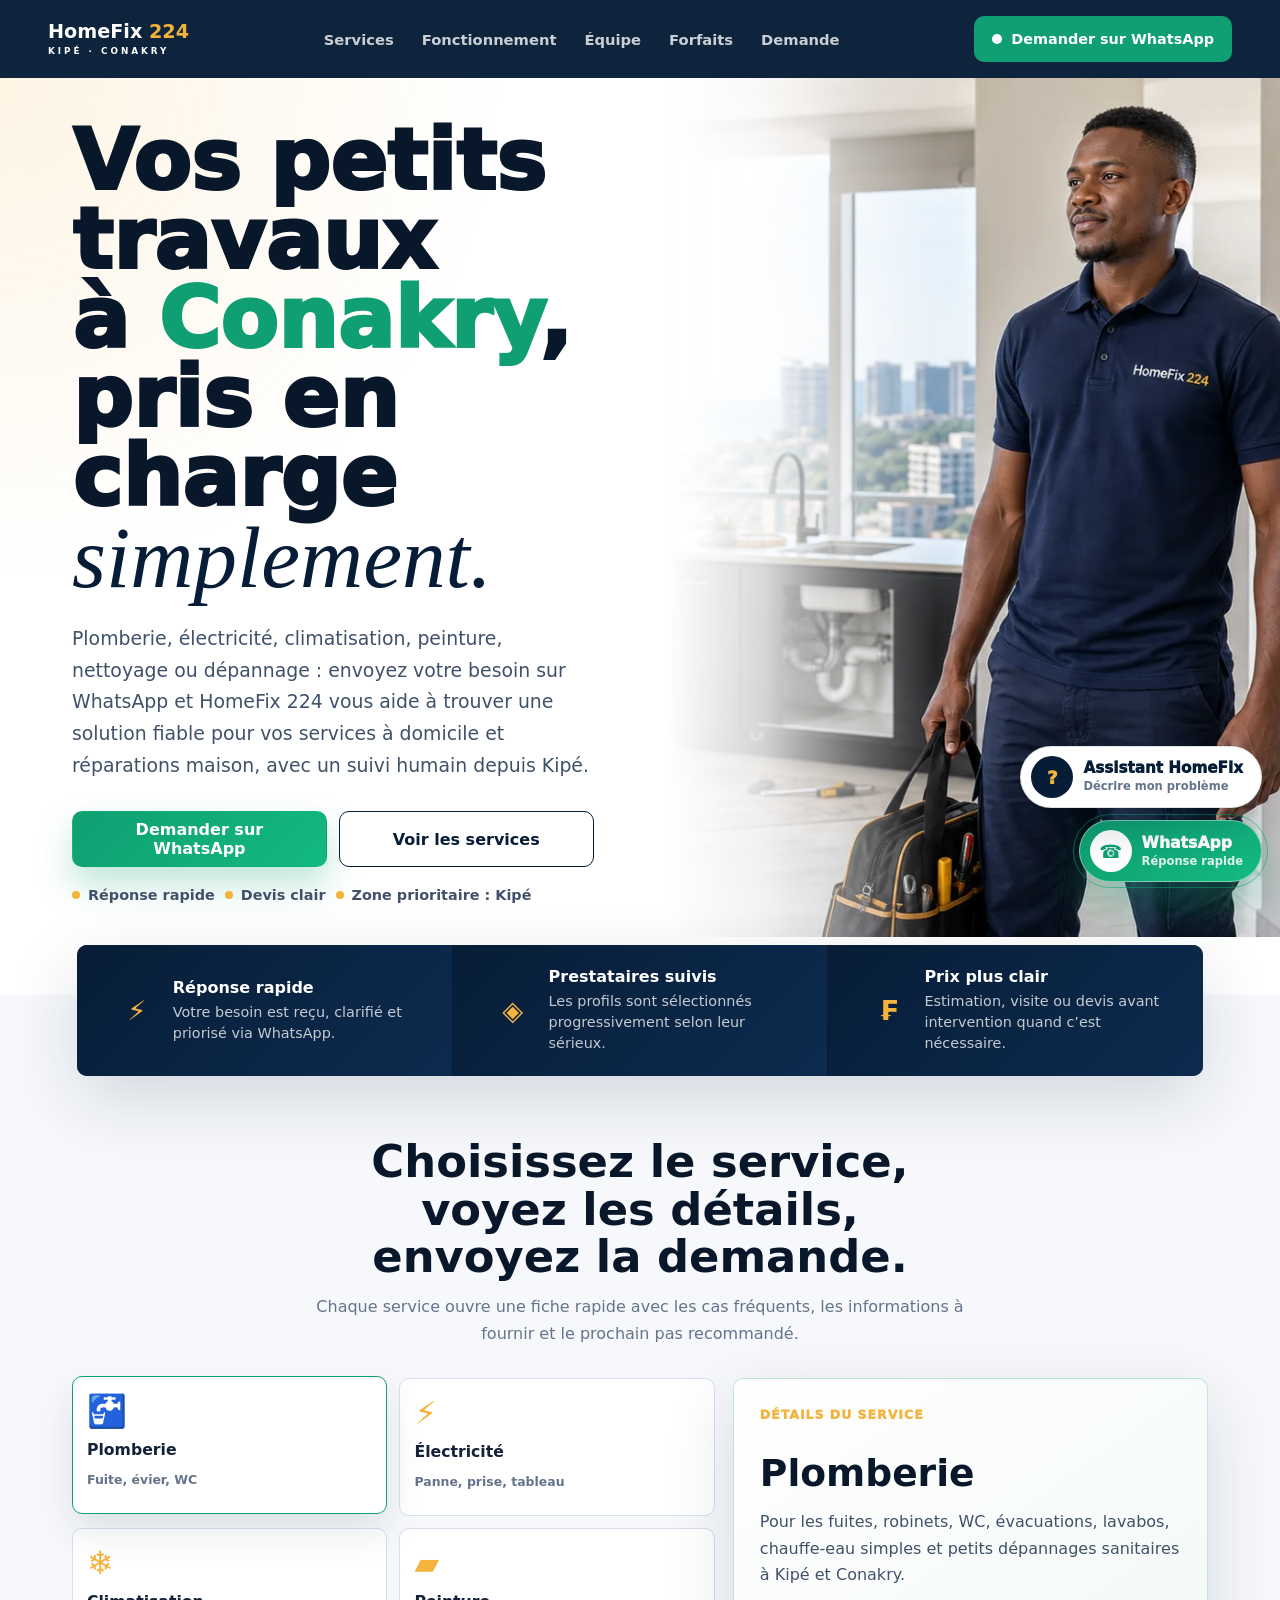
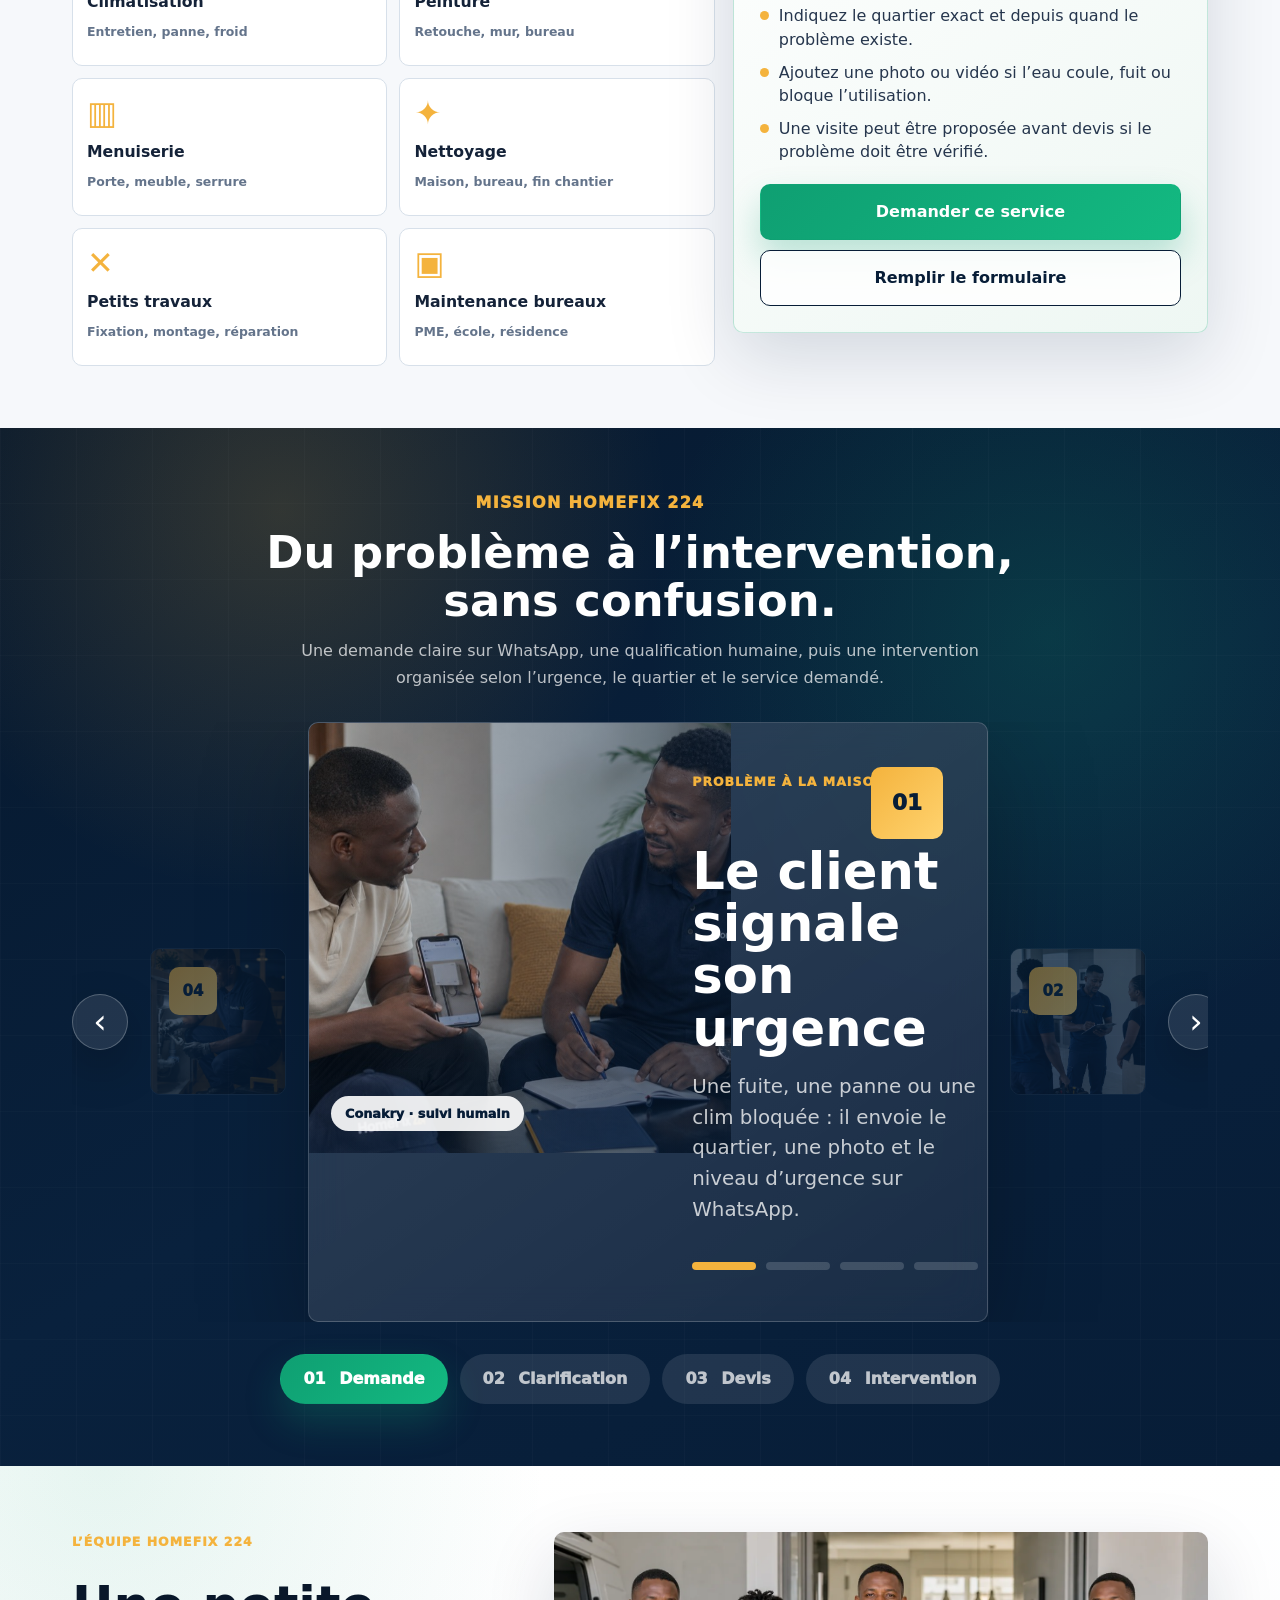
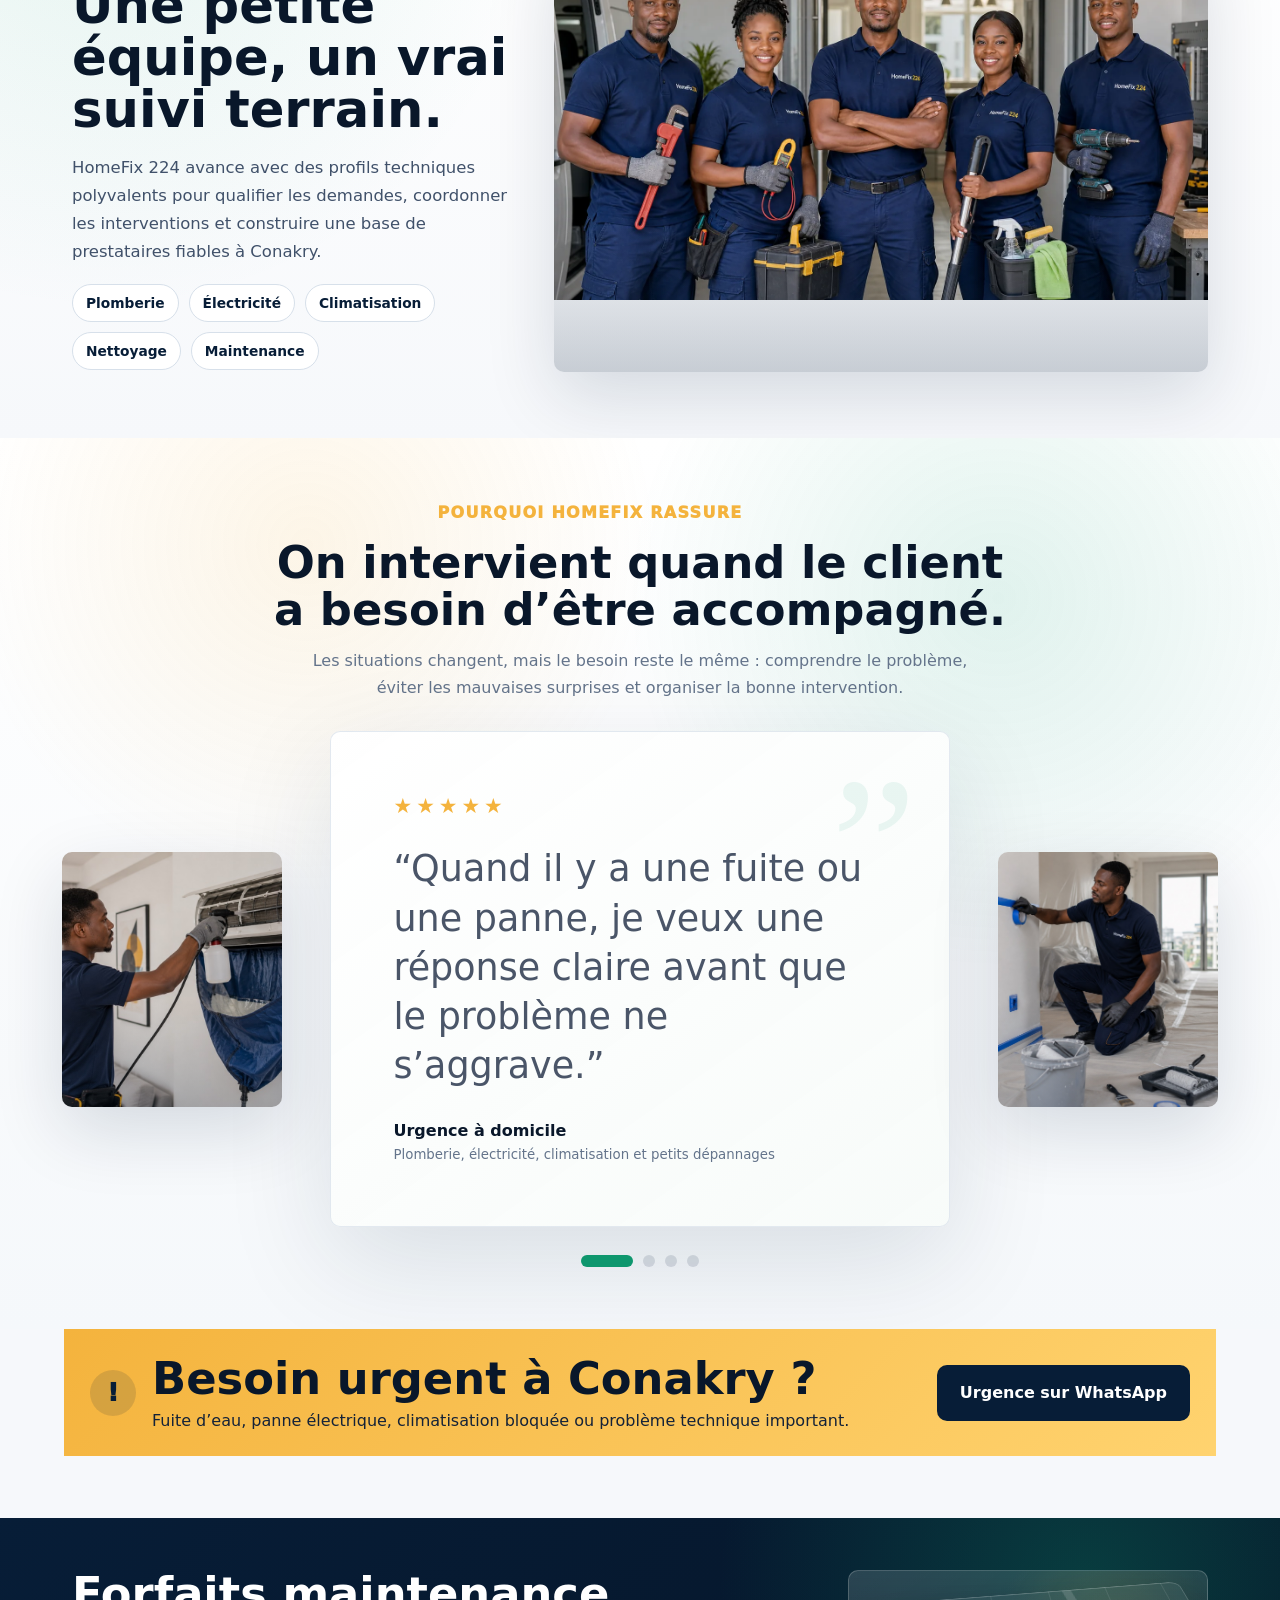
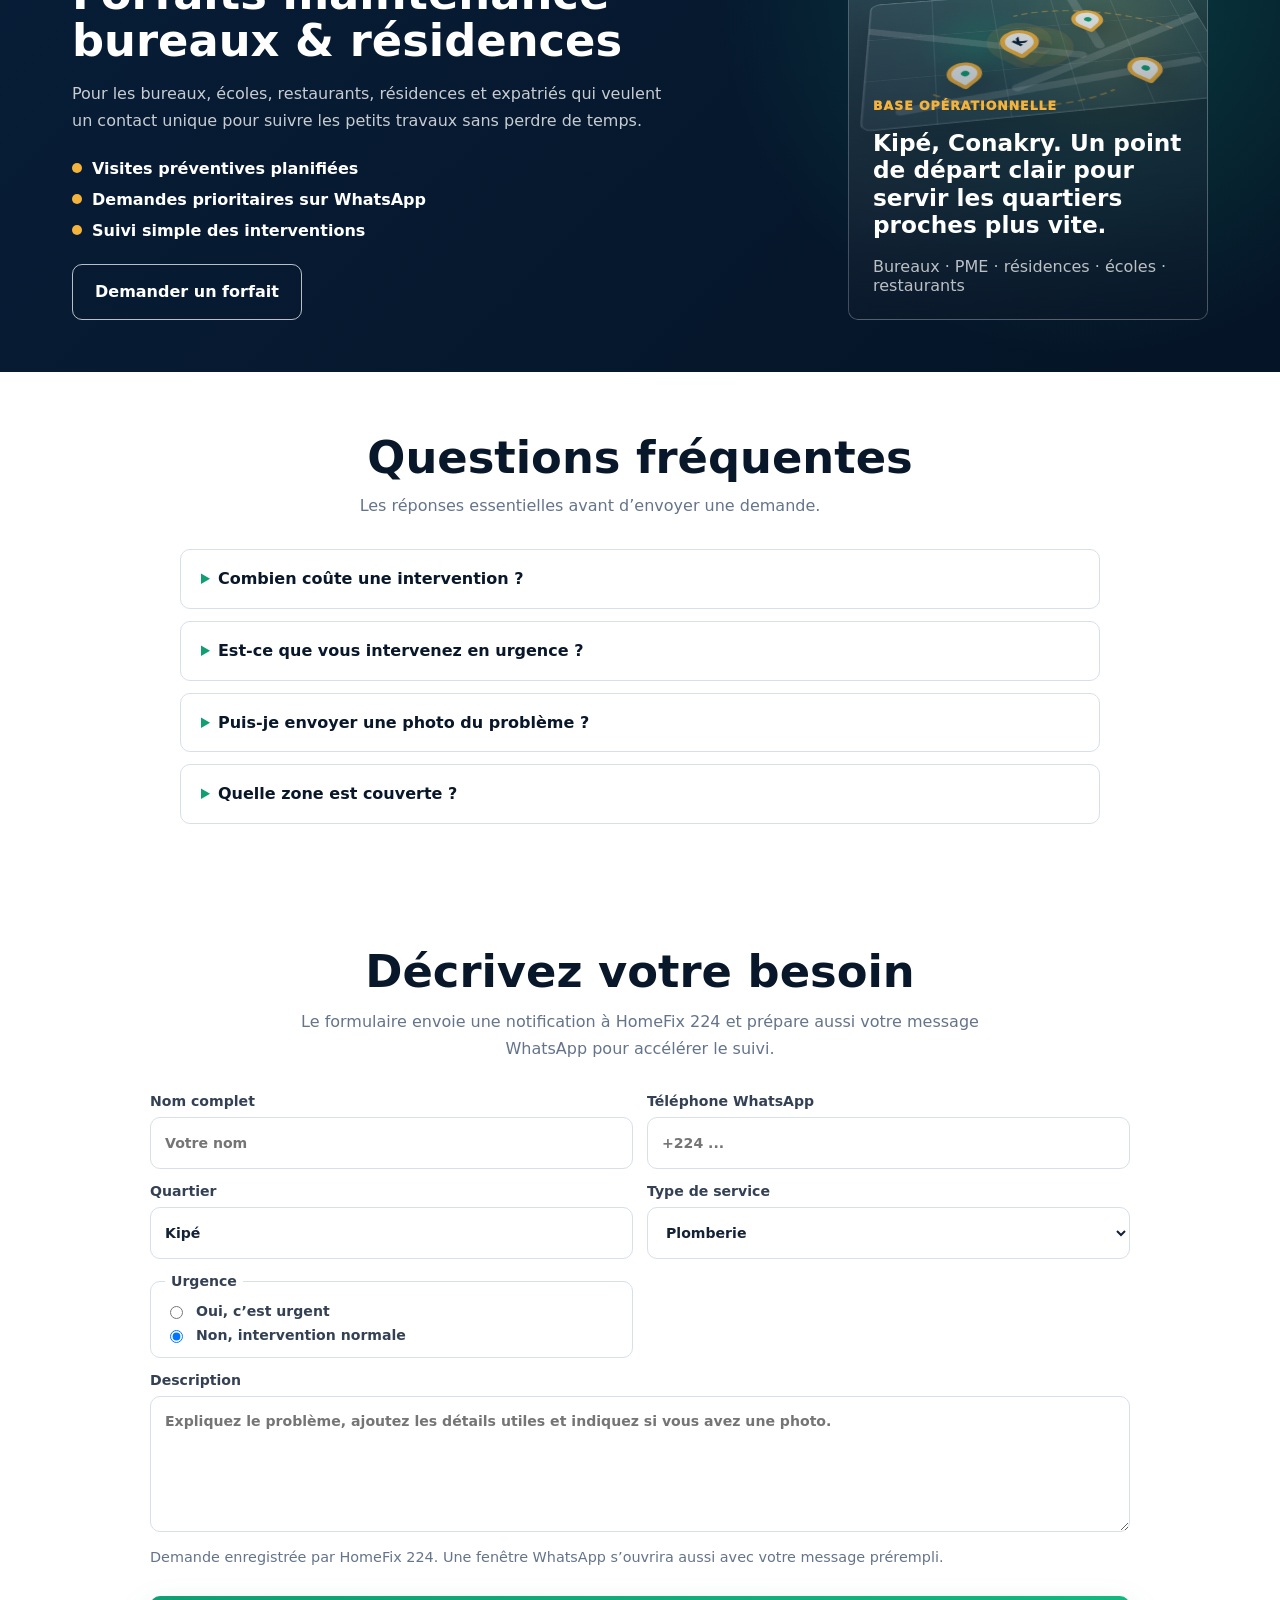
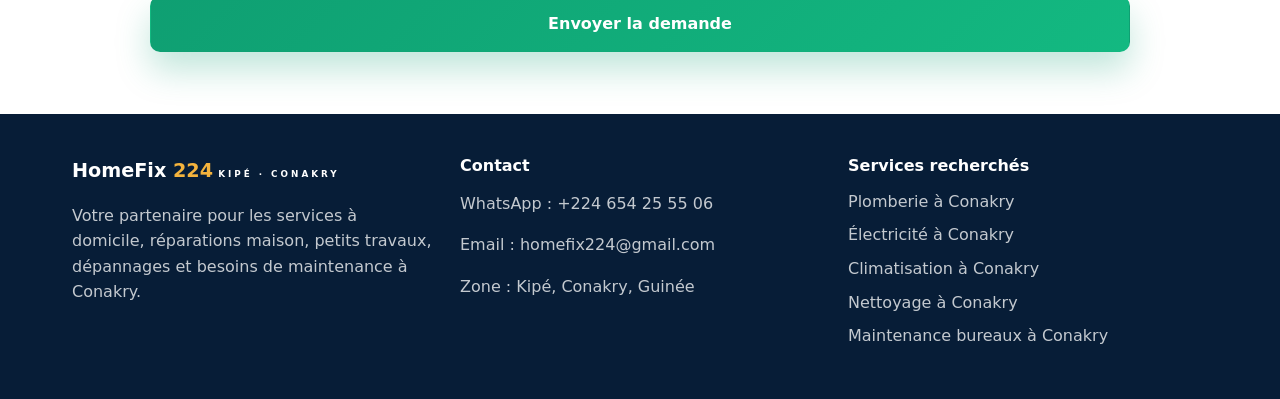
<file: index.html>
<!doctype html>
<html lang="fr">
  <head>
    <meta charset="UTF-8" />
    <meta name="viewport" content="width=device-width, initial-scale=1.0" />
    <meta
      name="description"
      content="HomeFix 224 propose des services à domicile à Conakry : plomberie, électricité, climatisation, nettoyage, peinture, menuiserie, réparation maison et maintenance bureaux. Demandez un prestataire fiable sur WhatsApp."
    />
    <meta
      name="keywords"
      content="HomeFix 224, Home Fix 224, home service Guinée, home service Conakry, service à domicile Conakry, réparation maison Conakry, plombier Conakry, électricien Conakry, dépannage Conakry, maintenance Kipé, climatisation Conakry, nettoyage Conakry, petits travaux Guinée"
    />
    <meta name="author" content="HomeFix 224" />
    <meta name="robots" content="index, follow" />
    <meta property="og:title" content="HomeFix 224 | Services à domicile et dépannage à Conakry" />
    <meta
      property="og:description"
      content="Besoin d’un service à domicile en Guinée, d’un plombier, électricien, technicien climatisation ou service de maintenance à Conakry ? Envoyez votre demande sur WhatsApp."
    />
    <meta property="og:type" content="website" />
    <meta property="og:url" content="https://homefix-224.netlify.app/" />
    <meta property="og:image" content="https://homefix-224.netlify.app/assets/homefix-hero-v2.png" />
    <meta name="twitter:card" content="summary_large_image" />
    <meta name="twitter:title" content="HomeFix 224 | Services à domicile à Conakry" />
    <meta
      name="twitter:description"
      content="Réparation maison, plomberie, électricité, climatisation, nettoyage et maintenance à Conakry. Demandez HomeFix 224 sur WhatsApp."
    />
    <meta name="twitter:image" content="https://homefix-224.netlify.app/assets/homefix-hero-v2.png" />
    <meta name="theme-color" content="#071d37" />
    <title>HomeFix 224 | Services à domicile, dépannage et maintenance à Conakry</title>
    <link rel="canonical" href="https://homefix-224.netlify.app/" />
    <link rel="icon" href="assets/favicon.svg" type="image/svg+xml" />
    <link rel="preload" as="image" href="assets/homefix-hero-v2.webp" type="image/webp" />
    <link rel="stylesheet" href="styles.css" />
    <script type="application/ld+json">
      {
        "@context": "https://schema.org",
        "@type": "HomeAndConstructionBusiness",
        "@id": "https://homefix-224.netlify.app/#business",
        "name": "HomeFix 224",
        "alternateName": ["Home Fix 224", "Home service 224", "Home service Guinée"],
        "url": "https://homefix-224.netlify.app/",
        "description": "Service à domicile pour petits travaux, réparation maison, dépannage et maintenance à Kipé et Conakry.",
        "telephone": "+224654255506",
        "email": "homefix224@gmail.com",
        "areaServed": "Conakry, Guinée",
        "address": {
          "@type": "PostalAddress",
          "addressLocality": "Kipé",
          "addressRegion": "Conakry",
          "addressCountry": "GN"
        },
        "serviceType": [
          "Plomberie",
          "Électricité",
          "Climatisation",
          "Peinture",
          "Menuiserie",
          "Nettoyage",
          "Maintenance bureaux"
        ]
      }
    </script>
  </head>
  <body>
    <header class="site-header" id="top">
      <a class="brand" href="#top" aria-label="Accueil HomeFix 224">
        <span class="brand-main">HomeFix <strong>224</strong></span>
        <span class="brand-sub">Kipé · Conakry</span>
      </a>
      <button
        class="mobile-menu-toggle"
        type="button"
        aria-controls="mobile-menu"
        aria-expanded="false"
        aria-label="Ouvrir le menu"
      >
        <span class="menu-mark" aria-hidden="true">
          <span></span>
          <span></span>
        </span>
        <span>Menu</span>
      </button>
      <nav class="desktop-nav" aria-label="Navigation principale">
        <a href="#services">Services</a>
        <a href="#process">Fonctionnement</a>
        <a href="#team">Équipe</a>
        <a href="#plans">Forfaits</a>
        <a href="#request">Demande</a>
      </nav>
      <a class="nav-cta" data-whatsapp-link href="https://wa.me/224654255506" aria-label="Demander un service sur WhatsApp">
        <span class="wa-dot" aria-hidden="true"></span>
        Demander sur WhatsApp
      </a>
      <nav class="mobile-menu" id="mobile-menu" aria-label="Menu mobile" aria-hidden="true" inert>
        <div class="mobile-menu-head">
          <span>HomeFix 224</span>
          <strong>Kipé · Conakry</strong>
        </div>
        <a href="#services">Services</a>
        <a href="#process">Fonctionnement</a>
        <a href="#team">Équipe</a>
        <a href="#plans">Forfaits</a>
        <a href="#faq">Questions</a>
        <a href="#request">Demande</a>
        <a class="mobile-menu-cta" data-whatsapp-link href="https://wa.me/224654255506">
          <span class="wa-dot" aria-hidden="true"></span>
          Demander sur WhatsApp
        </a>
      </nav>
    </header>

    <main>
      <section class="hero">
        <div class="hero-copy">
          <h1>
            <span>Vos petits travaux à <strong>Conakry</strong>,</span>
            <span>pris en charge <em>simplement.</em></span>
          </h1>
          <p>
            Plomberie, électricité, climatisation, peinture, nettoyage ou dépannage :
            envoyez votre besoin sur WhatsApp et HomeFix 224 vous aide à trouver une
            solution fiable pour vos services à domicile et réparations maison, avec
            un suivi humain depuis Kipé.
          </p>
          <div class="hero-actions">
            <a class="button button-primary" data-whatsapp-link href="https://wa.me/224654255506">Demander sur WhatsApp</a>
            <a class="button button-secondary" href="#services">Voir les services</a>
          </div>
          <div class="hero-microcopy" aria-label="Informations clés">
            <span>Réponse rapide</span>
            <span>Devis clair</span>
            <span>Zone prioritaire : Kipé</span>
          </div>
        </div>
        <div class="hero-media" aria-label="Technicien HomeFix 224 prêt pour une intervention">
          <picture>
            <source srcset="assets/homefix-hero-v2.webp" type="image/webp" />
            <img
              src="assets/homefix-hero-v2.png"
              alt="Technicien HomeFix 224 prêt à intervenir à Kipé, Conakry"
              width="1500"
              height="938"
            />
          </picture>
        </div>
      </section>

      <section class="trust-strip reveal" aria-label="Points de confiance">
        <article>
          <span class="trust-icon">⚡</span>
          <div>
            <h2>Réponse rapide</h2>
            <p>Votre besoin est reçu, clarifié et priorisé via WhatsApp.</p>
          </div>
        </article>
        <article>
          <span class="trust-icon">◈</span>
          <div>
            <h2>Prestataires suivis</h2>
            <p>Les profils sont sélectionnés progressivement selon leur sérieux.</p>
          </div>
        </article>
        <article>
          <span class="trust-icon">₣</span>
          <div>
            <h2>Prix plus clair</h2>
            <p>Estimation, visite ou devis avant intervention quand c’est nécessaire.</p>
          </div>
        </article>
      </section>

      <section class="section services-section reveal" id="services">
        <div class="section-heading">
          <h2>Choisissez le service, voyez les détails, envoyez la demande.</h2>
          <p>
            Chaque service ouvre une fiche rapide avec les cas fréquents, les informations à
            fournir et le prochain pas recommandé.
          </p>
        </div>
        <div class="service-layout">
          <div class="service-grid" aria-label="Liste des services HomeFix 224">
            <button class="service-card is-selected" data-service="Plomberie">
              <span>🚰</span>
              <strong>Plomberie</strong>
              <small>Fuite, évier, WC</small>
            </button>
            <button class="service-card" data-service="Électricité">
              <span>⚡</span>
              <strong>Électricité</strong>
              <small>Panne, prise, tableau</small>
            </button>
            <button class="service-card" data-service="Climatisation">
              <span>❄</span>
              <strong>Climatisation</strong>
              <small>Entretien, panne, froid</small>
            </button>
            <button class="service-card" data-service="Peinture">
              <span>▰</span>
              <strong>Peinture</strong>
              <small>Retouche, mur, bureau</small>
            </button>
            <button class="service-card" data-service="Menuiserie">
              <span>▥</span>
              <strong>Menuiserie</strong>
              <small>Porte, meuble, serrure</small>
            </button>
            <button class="service-card" data-service="Nettoyage">
              <span>✦</span>
              <strong>Nettoyage</strong>
              <small>Maison, bureau, fin chantier</small>
            </button>
            <button class="service-card" data-service="Petits travaux">
              <span>✕</span>
              <strong>Petits travaux</strong>
              <small>Fixation, montage, réparation</small>
            </button>
            <button class="service-card" data-service="Maintenance bureaux">
              <span>▣</span>
              <strong>Maintenance bureaux</strong>
              <small>PME, école, résidence</small>
            </button>
          </div>

          <aside class="service-panel" id="service-panel" aria-live="polite">
            <p class="panel-label">Détails du service</p>
            <h3 id="service-title">Plomberie</h3>
            <p id="service-summary"></p>
            <ul id="service-points"></ul>
            <div class="service-panel-actions">
              <a class="button button-primary" id="service-whatsapp" href="https://wa.me/224654255506">Demander ce service</a>
              <a class="button button-secondary" href="#request">Remplir le formulaire</a>
            </div>
          </aside>
        </div>
      </section>

      <section class="section process process-story reveal" id="process">
        <div class="section-heading">
          <p class="panel-label">Mission HomeFix 224</p>
          <h2>Du problème à l’intervention, sans confusion.</h2>
          <p>
            Une demande claire sur WhatsApp, une qualification humaine, puis une intervention
            organisée selon l’urgence, le quartier et le service demandé.
          </p>
        </div>
        <div class="process-slider" data-process-slider>
          <button class="process-arrow process-arrow-prev" type="button" data-process-prev aria-label="Étape précédente">‹</button>
          <div class="process-peek process-peek-left" aria-hidden="true">
            <img data-process-prev-image src="assets/homefix-process-demande.jpg" alt="" />
            <span data-process-prev-number>04</span>
          </div>
          <article class="process-focus" aria-live="polite">
            <div class="process-focus-media">
              <img
                data-process-image
                src="assets/homefix-process-demande.jpg"
                alt="Client HomeFix montrant une photo de son problème à un technicien"
                width="1200"
                height="799"
                loading="lazy"
              />
              <span class="process-media-chip">Conakry · suivi humain</span>
            </div>
            <div class="process-focus-copy">
              <span class="process-step-badge" data-process-number>01</span>
              <p class="panel-label" data-process-label>Demande WhatsApp</p>
              <h3 data-process-title>Envoyez le besoin</h3>
              <p data-process-text>
                Service, quartier, urgence et photo si possible. Le message WhatsApp est préparé
                pour éviter les longues explications.
              </p>
              <div class="process-progress" aria-hidden="true">
                <span class="is-active"></span>
                <span></span>
                <span></span>
                <span></span>
              </div>
            </div>
          </article>
          <div class="process-peek process-peek-right" aria-hidden="true">
            <img data-process-next-image src="assets/homefix-process-visite.jpg" alt="" />
            <span data-process-next-number>02</span>
          </div>
          <button class="process-arrow process-arrow-next" type="button" data-process-next aria-label="Étape suivante">›</button>
        </div>
        <div class="process-tabs" role="tablist" aria-label="Étapes HomeFix 224">
          <button class="is-active" type="button" data-process-step="0">01 <span>Demande</span></button>
          <button type="button" data-process-step="1">02 <span>Clarification</span></button>
          <button type="button" data-process-step="2">03 <span>Devis</span></button>
          <button type="button" data-process-step="3">04 <span>Intervention</span></button>
        </div>
      </section>

      <section class="team-section reveal" id="team">
        <div class="team-copy">
          <p class="panel-label">L’équipe HomeFix 224</p>
          <h2>Une petite équipe, un vrai suivi terrain.</h2>
          <p>
            HomeFix 224 avance avec des profils techniques polyvalents pour qualifier
            les demandes, coordonner les interventions et construire une base de
            prestataires fiables à Conakry.
          </p>
          <div class="team-proof" aria-label="Compétences de l'équipe">
            <span>Plomberie</span>
            <span>Électricité</span>
            <span>Climatisation</span>
            <span>Nettoyage</span>
            <span>Maintenance</span>
          </div>
        </div>
        <div class="team-media">
          <picture>
            <source srcset="assets/homefix-team.webp" type="image/webp" />
            <img
              src="assets/homefix-team.png"
              alt="Équipe HomeFix 224 avec techniciennes et techniciens en tenue de travail à Conakry"
              width="1500"
              height="844"
              loading="lazy"
            />
          </picture>
        </div>
      </section>

      <section class="section proof-section reveal" id="confiance">
        <div class="section-heading">
          <p class="panel-label">Pourquoi HomeFix rassure</p>
          <h2>On intervient quand le client a besoin d’être accompagné.</h2>
          <p>
            Les situations changent, mais le besoin reste le même : comprendre le problème,
            éviter les mauvaises surprises et organiser la bonne intervention.
          </p>
        </div>
        <div class="proof-layout">
          <figure class="proof-photo proof-photo-left" aria-hidden="true">
            <img
              data-proof-left-image
              src="assets/homefix-proof-tech.jpg"
              alt=""
              width="841"
              height="1200"
              loading="lazy"
            />
          </figure>
          <article class="proof-card" aria-live="polite">
            <span class="proof-rating" data-proof-rating aria-hidden="true">★★★★★</span>
            <p data-proof-quote>
              “Je veux comprendre qui intervient, combien cela peut coûter et comment la suite
              est organisée avant de confirmer.”
            </p>
            <div>
              <strong data-proof-title>Besoin client fréquent</strong>
              <small data-proof-meta>Particuliers, familles, bureaux et résidences à Conakry</small>
            </div>
          </article>
          <figure class="proof-photo proof-photo-right" aria-hidden="true">
            <img
              data-proof-right-image
              src="assets/homefix-proof-maintenance.jpg"
              alt=""
              width="960"
              height="1200"
              loading="lazy"
            />
          </figure>
        </div>
        <div class="proof-dots" role="tablist" aria-label="Situations de confiance HomeFix 224">
          <button class="is-active" type="button" data-proof-step="0" aria-label="Besoin client fréquent"></button>
          <button type="button" data-proof-step="1" aria-label="Équipe identifiable"></button>
          <button type="button" data-proof-step="2" aria-label="Suivi PME et bureaux"></button>
          <button type="button" data-proof-step="3" aria-label="Intervention mieux préparée"></button>
        </div>
      </section>

      <section class="urgent-band reveal" id="urgent">
        <div>
          <span class="urgent-icon">!</span>
          <div>
            <h2>Besoin urgent à Conakry ?</h2>
            <p>Fuite d’eau, panne électrique, climatisation bloquée ou problème technique important.</p>
          </div>
        </div>
        <a class="button button-dark" data-urgent-link href="https://wa.me/224654255506">Urgence sur WhatsApp</a>
      </section>

      <section class="maintenance reveal" id="plans">
        <div class="maintenance-copy">
          <h2>Forfaits maintenance bureaux & résidences</h2>
          <p>
            Pour les bureaux, écoles, restaurants, résidences et expatriés qui veulent un
            contact unique pour suivre les petits travaux sans perdre de temps.
          </p>
          <ul>
            <li>Visites préventives planifiées</li>
            <li>Demandes prioritaires sur WhatsApp</li>
            <li>Suivi simple des interventions</li>
          </ul>
          <a class="button button-outline-light" data-plan-link href="https://wa.me/224654255506">Demander un forfait</a>
        </div>
        <div class="maintenance-panel">
          <div class="ops-map" aria-hidden="true">
            <span class="map-road road-1"></span>
            <span class="map-road road-2"></span>
            <span class="map-road road-3"></span>
            <span class="map-road road-4"></span>
            <span class="map-pin pin-main">K</span>
            <span class="map-pin pin-nongo"></span>
            <span class="map-pin pin-ratoma"></span>
            <span class="map-pin pin-kaloum"></span>
            <span class="map-route route-1"></span>
            <span class="map-route route-2"></span>
          </div>
          <p class="panel-label">Base opérationnelle</p>
          <strong>Kipé, Conakry. Un point de départ clair pour servir les quartiers proches plus vite.</strong>
          <span>Bureaux · PME · résidences · écoles · restaurants</span>
        </div>
      </section>

      <section class="section faq reveal" id="faq">
        <div class="section-heading">
          <h2>Questions fréquentes</h2>
          <p>Les réponses essentielles avant d’envoyer une demande.</p>
        </div>
        <div class="faq-grid">
          <details>
            <summary>Combien coûte une intervention ?</summary>
            <p>Le prix dépend du service, du quartier, de l’urgence et du travail à réaliser. HomeFix 224 peut proposer une estimation ou une visite avant intervention.</p>
          </details>
          <details>
            <summary>Est-ce que vous intervenez en urgence ?</summary>
            <p>Les demandes urgentes sont priorisées, surtout en cas de fuite, panne électrique, climatisation bloquée ou problème qui empêche l’utilisation normale du lieu.</p>
          </details>
          <details>
            <summary>Puis-je envoyer une photo du problème ?</summary>
            <p>Oui. Une photo ou une courte vidéo sur WhatsApp aide à mieux comprendre le besoin et à orienter la demande plus rapidement.</p>
          </details>
          <details>
            <summary>Quelle zone est couverte ?</summary>
            <p>La zone prioritaire est Kipé, Conakry. Les autres quartiers peuvent être traités selon la disponibilité des prestataires.</p>
          </details>
        </div>
      </section>

      <section class="section request reveal" id="request">
        <div class="section-heading">
          <h2>Décrivez votre besoin</h2>
          <p>
            Le formulaire envoie une notification à HomeFix 224 et prépare aussi votre
            message WhatsApp pour accélérer le suivi.
          </p>
        </div>
        <form
          class="request-form"
          name="demande-service-homefix"
          action="/merci"
          method="POST"
          data-netlify="true"
          netlify-honeypot="bot-field"
        >
          <input type="hidden" name="form-name" value="demande-service-homefix" />
          <input type="hidden" name="subject" value="Nouvelle demande de service HomeFix 224" />
          <input type="hidden" name="Ville" value="Conakry" />
          <input type="hidden" name="Email destination" value="homefix224@gmail.com" />
          <p class="honeypot">
            <label>Ne pas remplir ce champ <input name="bot-field" /></label>
          </p>
          <label>
            Nom complet
            <input id="name" name="Nom" type="text" autocomplete="name" placeholder="Votre nom" required />
          </label>
          <label>
            Téléphone WhatsApp
            <input id="phone" name="Téléphone WhatsApp" type="tel" autocomplete="tel" placeholder="+224 ..." required />
          </label>
          <label>
            Quartier
            <input id="district" name="Quartier" type="text" value="Kipé" placeholder="Ex : Kipé, Nongo, Kaloum" required />
          </label>
          <label>
            Type de service
            <select id="service" name="Service" required>
              <option value="">Choisir un service</option>
              <option selected>Plomberie</option>
              <option>Électricité</option>
              <option>Climatisation</option>
              <option>Peinture</option>
              <option>Menuiserie</option>
              <option>Nettoyage</option>
              <option>Petits travaux</option>
              <option>Maintenance bureaux</option>
            </select>
          </label>
          <fieldset>
            <legend>Urgence</legend>
            <label class="radio-row">
              <input type="radio" name="Urgence" value="Oui" />
              Oui, c’est urgent
            </label>
            <label class="radio-row">
              <input type="radio" name="Urgence" value="Non" checked />
              Non, intervention normale
            </label>
          </fieldset>
          <label class="full">
            Description
            <textarea
              id="description"
              name="Description"
              rows="5"
              placeholder="Expliquez le problème, ajoutez les détails utiles et indiquez si vous avez une photo."
              required
            ></textarea>
          </label>
          <p class="form-note full">
            Demande enregistrée par HomeFix 224. Une fenêtre WhatsApp s’ouvrira aussi avec votre message prérempli.
          </p>
          <p class="form-status full" role="status" aria-live="polite"></p>
          <button class="button button-primary full" type="submit">Envoyer la demande</button>
        </form>
      </section>
    </main>

    <a class="floating-whatsapp" data-whatsapp-link href="https://wa.me/224654255506" aria-label="Envoyer une demande WhatsApp au +224 654 25 55 06">
      <span class="floating-icon" aria-hidden="true">☎</span>
      <span>
        <strong>WhatsApp</strong>
        <small>Réponse rapide</small>
      </span>
    </a>

    <footer class="site-footer">
      <div>
        <a class="brand footer-brand" href="#top">
          <span class="brand-main">HomeFix <strong>224</strong></span>
          <span class="brand-sub">Kipé · Conakry</span>
        </a>
        <p>
          Votre partenaire pour les services à domicile, réparations maison,
          petits travaux, dépannages et besoins de maintenance à Conakry.
        </p>
      </div>
      <div>
        <h2>Contact</h2>
        <p>WhatsApp : +224 654 25 55 06</p>
        <p>Email : homefix224@gmail.com</p>
        <p>Zone : Kipé, Conakry, Guinée</p>
      </div>
      <div>
        <h2>Services recherchés</h2>
        <a href="/plomberie-conakry/">Plomberie à Conakry</a>
        <a href="/electricite-conakry/">Électricité à Conakry</a>
        <a href="/climatisation-conakry/">Climatisation à Conakry</a>
        <a href="/nettoyage-conakry/">Nettoyage à Conakry</a>
        <a href="/maintenance-bureaux-conakry/">Maintenance bureaux à Conakry</a>
      </div>
    </footer>

    <script src="script.js"></script>
  </body>
</html>
</file>
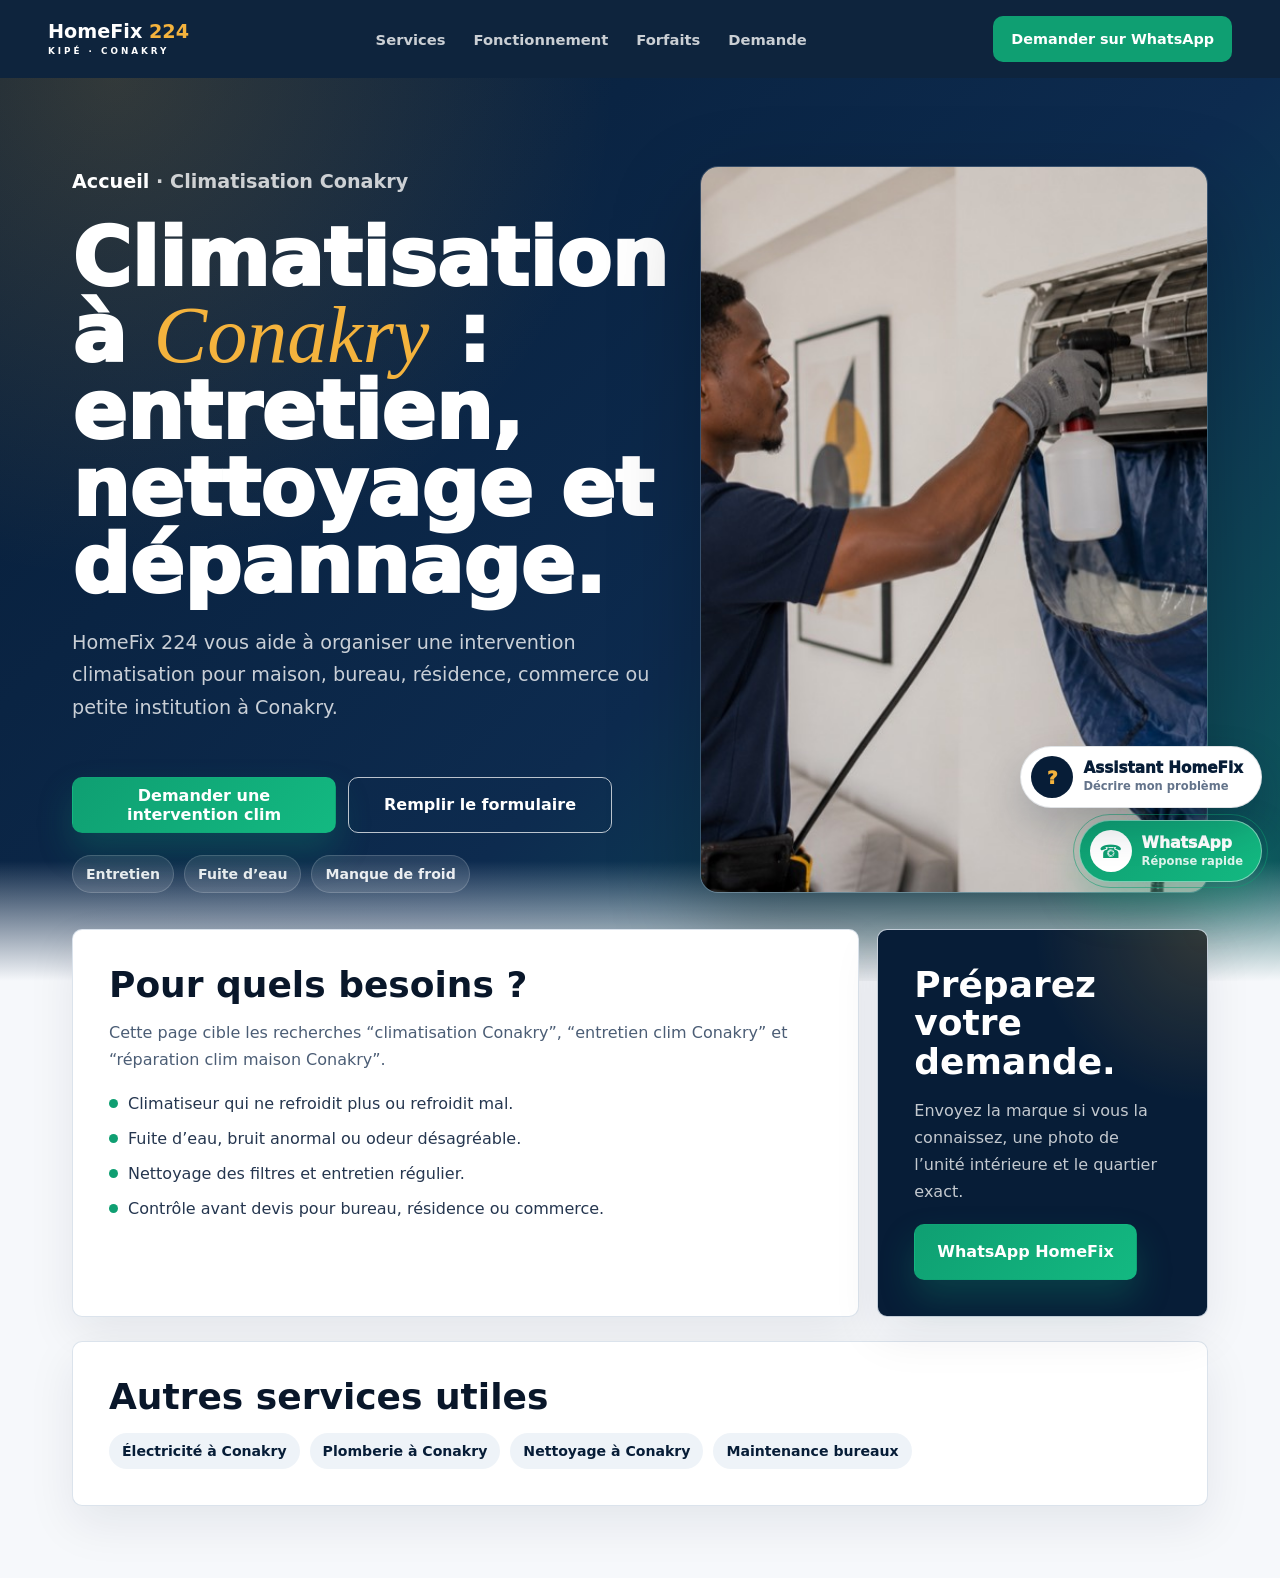
<file: climatisation-conakry/index.html>
<!doctype html>
<html lang="fr">
  <head>
    <meta charset="UTF-8" />
    <meta name="viewport" content="width=device-width, initial-scale=1.0" />
    <meta name="description" content="Climatisation à Conakry avec HomeFix 224 : entretien, nettoyage, fuite d’eau, manque de froid, panne ou contrôle de climatiseur." />
    <meta name="robots" content="index, follow" />
    <meta property="og:title" content="Climatisation à Conakry | HomeFix 224" />
    <meta property="og:description" content="Votre clim coule, ne refroidit plus ou doit être entretenue ? Envoyez votre demande climatisation à HomeFix 224." />
    <meta property="og:type" content="website" />
    <meta property="og:url" content="https://homefix-224.netlify.app/climatisation-conakry/" />
    <meta property="og:image" content="https://homefix-224.netlify.app/assets/homefix-mission-clim.jpg" />
    <meta name="twitter:card" content="summary_large_image" />
    <title>Climatisation à Conakry | Entretien, nettoyage et panne | HomeFix 224</title>
    <link rel="canonical" href="https://homefix-224.netlify.app/climatisation-conakry/" />
    <link rel="icon" href="/assets/favicon.svg" type="image/svg+xml" />
    <link rel="stylesheet" href="/styles.css" />
  </head>
  <body class="service-page">
    <header class="site-header" id="top">
      <a class="brand" href="/" aria-label="Accueil HomeFix 224"><span class="brand-main">HomeFix <strong>224</strong></span><span class="brand-sub">Kipé · Conakry</span></a>
      <button class="mobile-menu-toggle" type="button" aria-controls="mobile-menu" aria-expanded="false" aria-label="Ouvrir le menu"><span class="menu-mark" aria-hidden="true"><span></span><span></span></span><span>Menu</span></button>
      <nav class="desktop-nav" aria-label="Navigation principale"><a href="/#services">Services</a><a href="/#process">Fonctionnement</a><a href="/#plans">Forfaits</a><a href="/#request">Demande</a></nav>
      <a class="nav-cta" data-whatsapp-link data-service="Climatisation" href="https://wa.me/224654255506">Demander sur WhatsApp</a>
      <nav class="mobile-menu" id="mobile-menu" aria-label="Menu mobile" aria-hidden="true" inert><div class="mobile-menu-head"><span>HomeFix 224</span><strong>Kipé · Conakry</strong></div><a href="/#services">Services</a><a href="/#process">Fonctionnement</a><a href="/#plans">Forfaits</a><a href="/#request">Demande</a><a class="mobile-menu-cta" data-whatsapp-link data-service="Climatisation" href="https://wa.me/224654255506"><span class="wa-dot" aria-hidden="true"></span>Demander sur WhatsApp</a></nav>
    </header>
    <main>
      <section class="service-landing-hero">
        <div class="service-hero-copy">
          <p class="service-breadcrumb"><a href="/">Accueil</a> · Climatisation Conakry</p>
          <h1>Climatisation à <em>Conakry</em> : entretien, nettoyage et dépannage.</h1>
          <p>HomeFix 224 vous aide à organiser une intervention climatisation pour maison, bureau, résidence, commerce ou petite institution à Conakry.</p>
          <div class="hero-actions">
            <a class="button button-primary" data-whatsapp-link data-service="Climatisation" data-message="J’ai besoin d’un service climatisation à Conakry." href="https://wa.me/224654255506">Demander une intervention clim</a>
            <a class="button button-outline-light" href="/#request">Remplir le formulaire</a>
          </div>
          <div class="service-quick-facts"><span>Entretien</span><span>Fuite d’eau</span><span>Manque de froid</span></div>
        </div>
        <div class="service-hero-media"><img src="/assets/homefix-mission-clim.jpg" alt="Technicien HomeFix 224 contrôlant une climatisation à Conakry" /></div>
      </section>
      <section class="service-seo-main">
        <div class="service-content-grid">
          <article class="service-info-card">
            <h2>Pour quels besoins ?</h2>
            <p>Cette page cible les recherches “climatisation Conakry”, “entretien clim Conakry” et “réparation clim maison Conakry”.</p>
            <ul class="service-list">
              <li>Climatiseur qui ne refroidit plus ou refroidit mal.</li>
              <li>Fuite d’eau, bruit anormal ou odeur désagréable.</li>
              <li>Nettoyage des filtres et entretien régulier.</li>
              <li>Contrôle avant devis pour bureau, résidence ou commerce.</li>
            </ul>
          </article>
          <aside class="service-cta-card">
            <h2>Préparez votre demande.</h2>
            <p>Envoyez la marque si vous la connaissez, une photo de l’unité intérieure et le quartier exact.</p>
            <a class="button button-primary" data-whatsapp-link data-service="Climatisation" href="https://wa.me/224654255506">WhatsApp HomeFix</a>
          </aside>
        </div>
        <article class="service-info-card">
          <h2>Autres services utiles</h2>
          <div class="service-related"><a href="/electricite-conakry/">Électricité à Conakry</a><a href="/plomberie-conakry/">Plomberie à Conakry</a><a href="/nettoyage-conakry/">Nettoyage à Conakry</a><a href="/maintenance-bureaux-conakry/">Maintenance bureaux</a></div>
        </article>
      </section>
    </main>
    <a class="floating-whatsapp" data-whatsapp-link data-service="Climatisation" href="https://wa.me/224654255506" aria-label="Envoyer une demande climatisation sur WhatsApp"><span class="floating-icon" aria-hidden="true">☎</span><span><strong>WhatsApp</strong><small>Réponse rapide</small></span></a>
    <script src="/script.js"></script>
  </body>
</html>
</file>
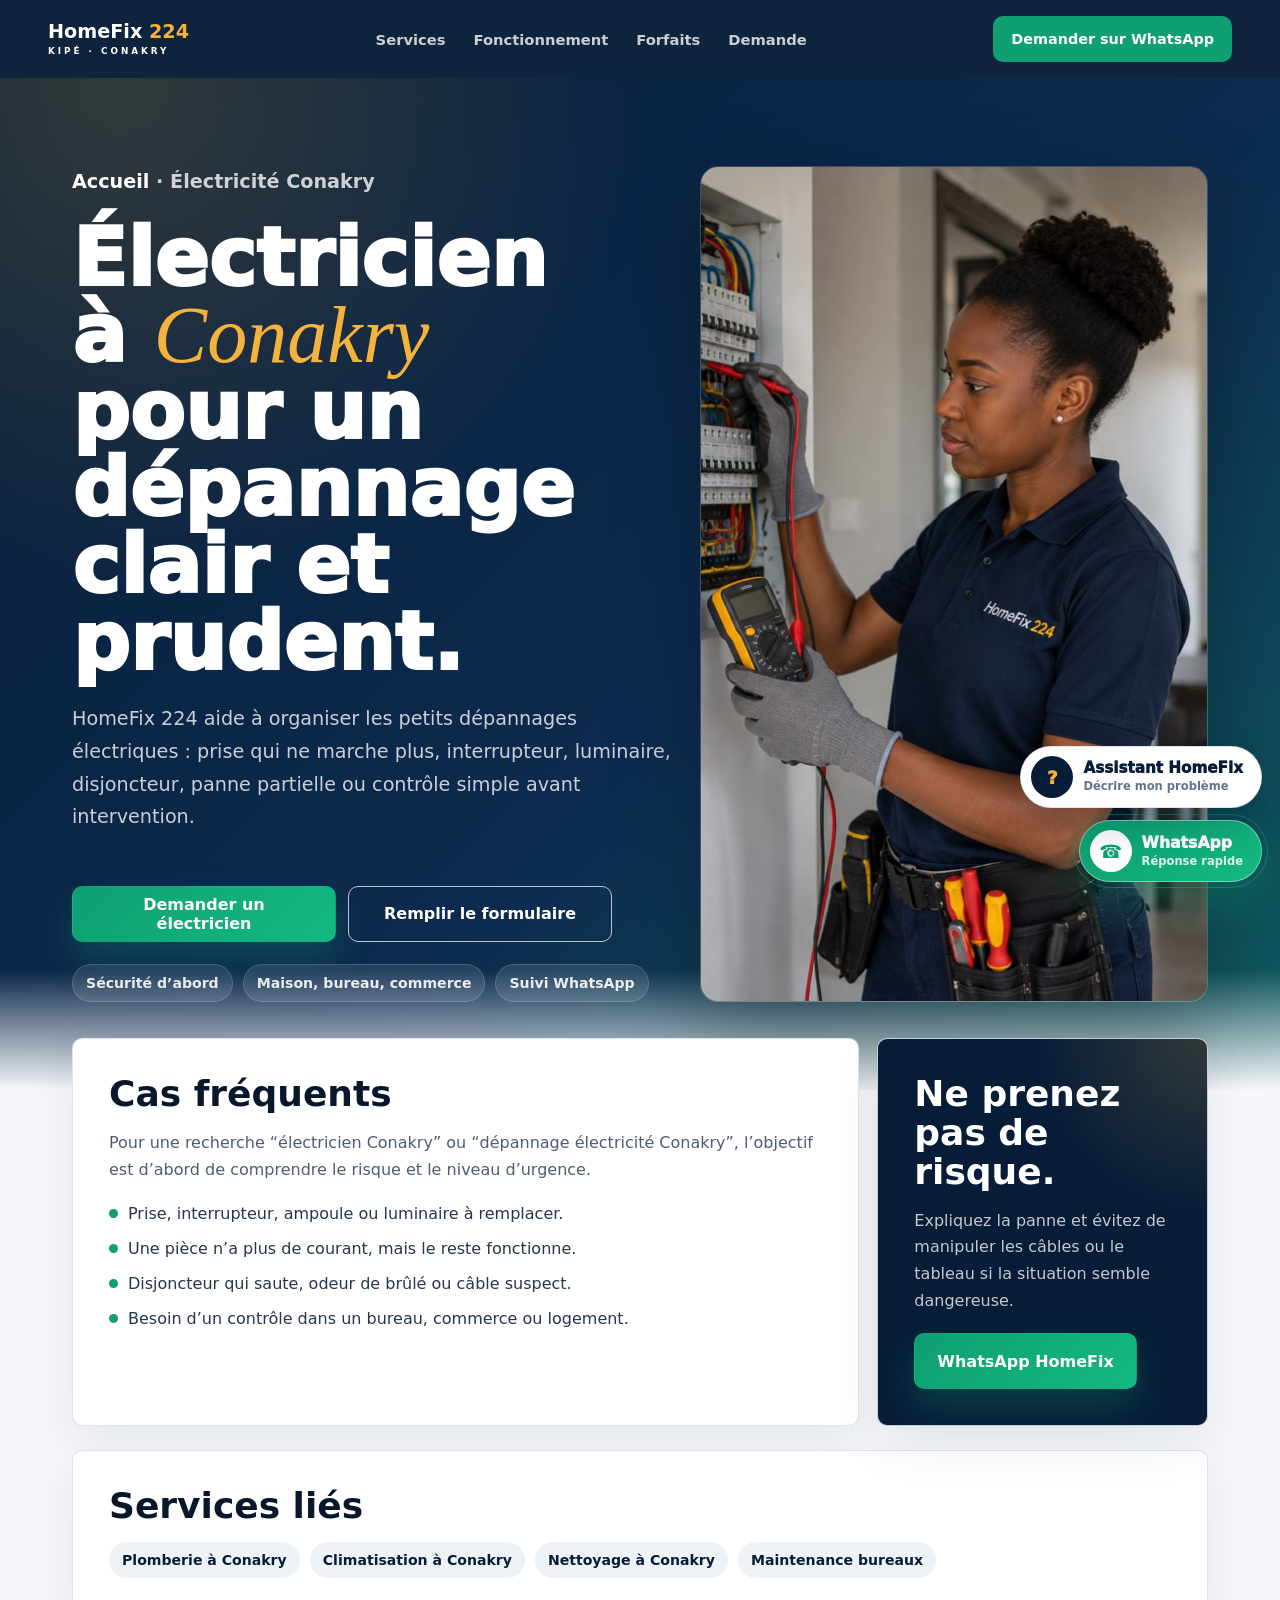
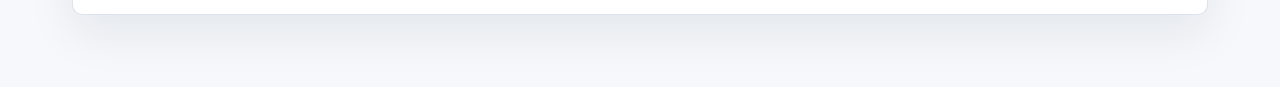
<file: electricite-conakry/index.html>
<!doctype html>
<html lang="fr">
  <head>
    <meta charset="UTF-8" />
    <meta name="viewport" content="width=device-width, initial-scale=1.0" />
    <meta
      name="description"
      content="Électricien à Conakry avec HomeFix 224 : panne électrique, prise, interrupteur, luminaire, disjoncteur et petits dépannages à domicile ou bureau."
    />
    <meta name="robots" content="index, follow" />
    <meta property="og:title" content="Électricien à Conakry | HomeFix 224" />
    <meta property="og:description" content="Panne, prise, luminaire ou disjoncteur à vérifier ? Demandez une intervention électricité à Conakry via HomeFix 224." />
    <meta property="og:type" content="website" />
    <meta property="og:url" content="https://homefix-224.netlify.app/electricite-conakry/" />
    <meta property="og:image" content="https://homefix-224.netlify.app/assets/homefix-proof-tech.jpg" />
    <meta name="twitter:card" content="summary_large_image" />
    <title>Électricien à Conakry | Panne, prise et dépannage | HomeFix 224</title>
    <link rel="canonical" href="https://homefix-224.netlify.app/electricite-conakry/" />
    <link rel="icon" href="/assets/favicon.svg" type="image/svg+xml" />
    <link rel="stylesheet" href="/styles.css" />
  </head>
  <body class="service-page">
    <header class="site-header" id="top">
      <a class="brand" href="/" aria-label="Accueil HomeFix 224"><span class="brand-main">HomeFix <strong>224</strong></span><span class="brand-sub">Kipé · Conakry</span></a>
      <button class="mobile-menu-toggle" type="button" aria-controls="mobile-menu" aria-expanded="false" aria-label="Ouvrir le menu"><span class="menu-mark" aria-hidden="true"><span></span><span></span></span><span>Menu</span></button>
      <nav class="desktop-nav" aria-label="Navigation principale"><a href="/#services">Services</a><a href="/#process">Fonctionnement</a><a href="/#plans">Forfaits</a><a href="/#request">Demande</a></nav>
      <a class="nav-cta" data-whatsapp-link data-service="Électricité" href="https://wa.me/224654255506">Demander sur WhatsApp</a>
      <nav class="mobile-menu" id="mobile-menu" aria-label="Menu mobile" aria-hidden="true" inert><div class="mobile-menu-head"><span>HomeFix 224</span><strong>Kipé · Conakry</strong></div><a href="/#services">Services</a><a href="/#process">Fonctionnement</a><a href="/#plans">Forfaits</a><a href="/#request">Demande</a><a class="mobile-menu-cta" data-whatsapp-link data-service="Électricité" href="https://wa.me/224654255506"><span class="wa-dot" aria-hidden="true"></span>Demander sur WhatsApp</a></nav>
    </header>
    <main>
      <section class="service-landing-hero">
        <div class="service-hero-copy">
          <p class="service-breadcrumb"><a href="/">Accueil</a> · Électricité Conakry</p>
          <h1>Électricien à <em>Conakry</em> pour un dépannage clair et prudent.</h1>
          <p>
            HomeFix 224 aide à organiser les petits dépannages électriques : prise qui ne marche plus,
            interrupteur, luminaire, disjoncteur, panne partielle ou contrôle simple avant intervention.
          </p>
          <div class="hero-actions">
            <a class="button button-primary" data-whatsapp-link data-service="Électricité" data-message="J’ai besoin d’un électricien à Conakry." href="https://wa.me/224654255506">Demander un électricien</a>
            <a class="button button-outline-light" href="/#request">Remplir le formulaire</a>
          </div>
          <div class="service-quick-facts"><span>Sécurité d’abord</span><span>Maison, bureau, commerce</span><span>Suivi WhatsApp</span></div>
        </div>
        <div class="service-hero-media"><img src="/assets/homefix-proof-tech.jpg" alt="Technicienne HomeFix 224 vérifiant un tableau électrique à Conakry" /></div>
      </section>
      <section class="service-seo-main">
        <div class="service-content-grid">
          <article class="service-info-card">
            <h2>Cas fréquents</h2>
            <p>Pour une recherche “électricien Conakry” ou “dépannage électricité Conakry”, l’objectif est d’abord de comprendre le risque et le niveau d’urgence.</p>
            <ul class="service-list">
              <li>Prise, interrupteur, ampoule ou luminaire à remplacer.</li>
              <li>Une pièce n’a plus de courant, mais le reste fonctionne.</li>
              <li>Disjoncteur qui saute, odeur de brûlé ou câble suspect.</li>
              <li>Besoin d’un contrôle dans un bureau, commerce ou logement.</li>
            </ul>
          </article>
          <aside class="service-cta-card">
            <h2>Ne prenez pas de risque.</h2>
            <p>Expliquez la panne et évitez de manipuler les câbles ou le tableau si la situation semble dangereuse.</p>
            <a class="button button-primary" data-whatsapp-link data-service="Électricité" href="https://wa.me/224654255506">WhatsApp HomeFix</a>
          </aside>
        </div>
        <article class="service-info-card">
          <h2>Services liés</h2>
          <div class="service-related"><a href="/plomberie-conakry/">Plomberie à Conakry</a><a href="/climatisation-conakry/">Climatisation à Conakry</a><a href="/nettoyage-conakry/">Nettoyage à Conakry</a><a href="/maintenance-bureaux-conakry/">Maintenance bureaux</a></div>
        </article>
      </section>
    </main>
    <a class="floating-whatsapp" data-whatsapp-link data-service="Électricité" href="https://wa.me/224654255506" aria-label="Envoyer une demande électricité sur WhatsApp"><span class="floating-icon" aria-hidden="true">☎</span><span><strong>WhatsApp</strong><small>Réponse rapide</small></span></a>
    <script src="/script.js"></script>
  </body>
</html>
</file>
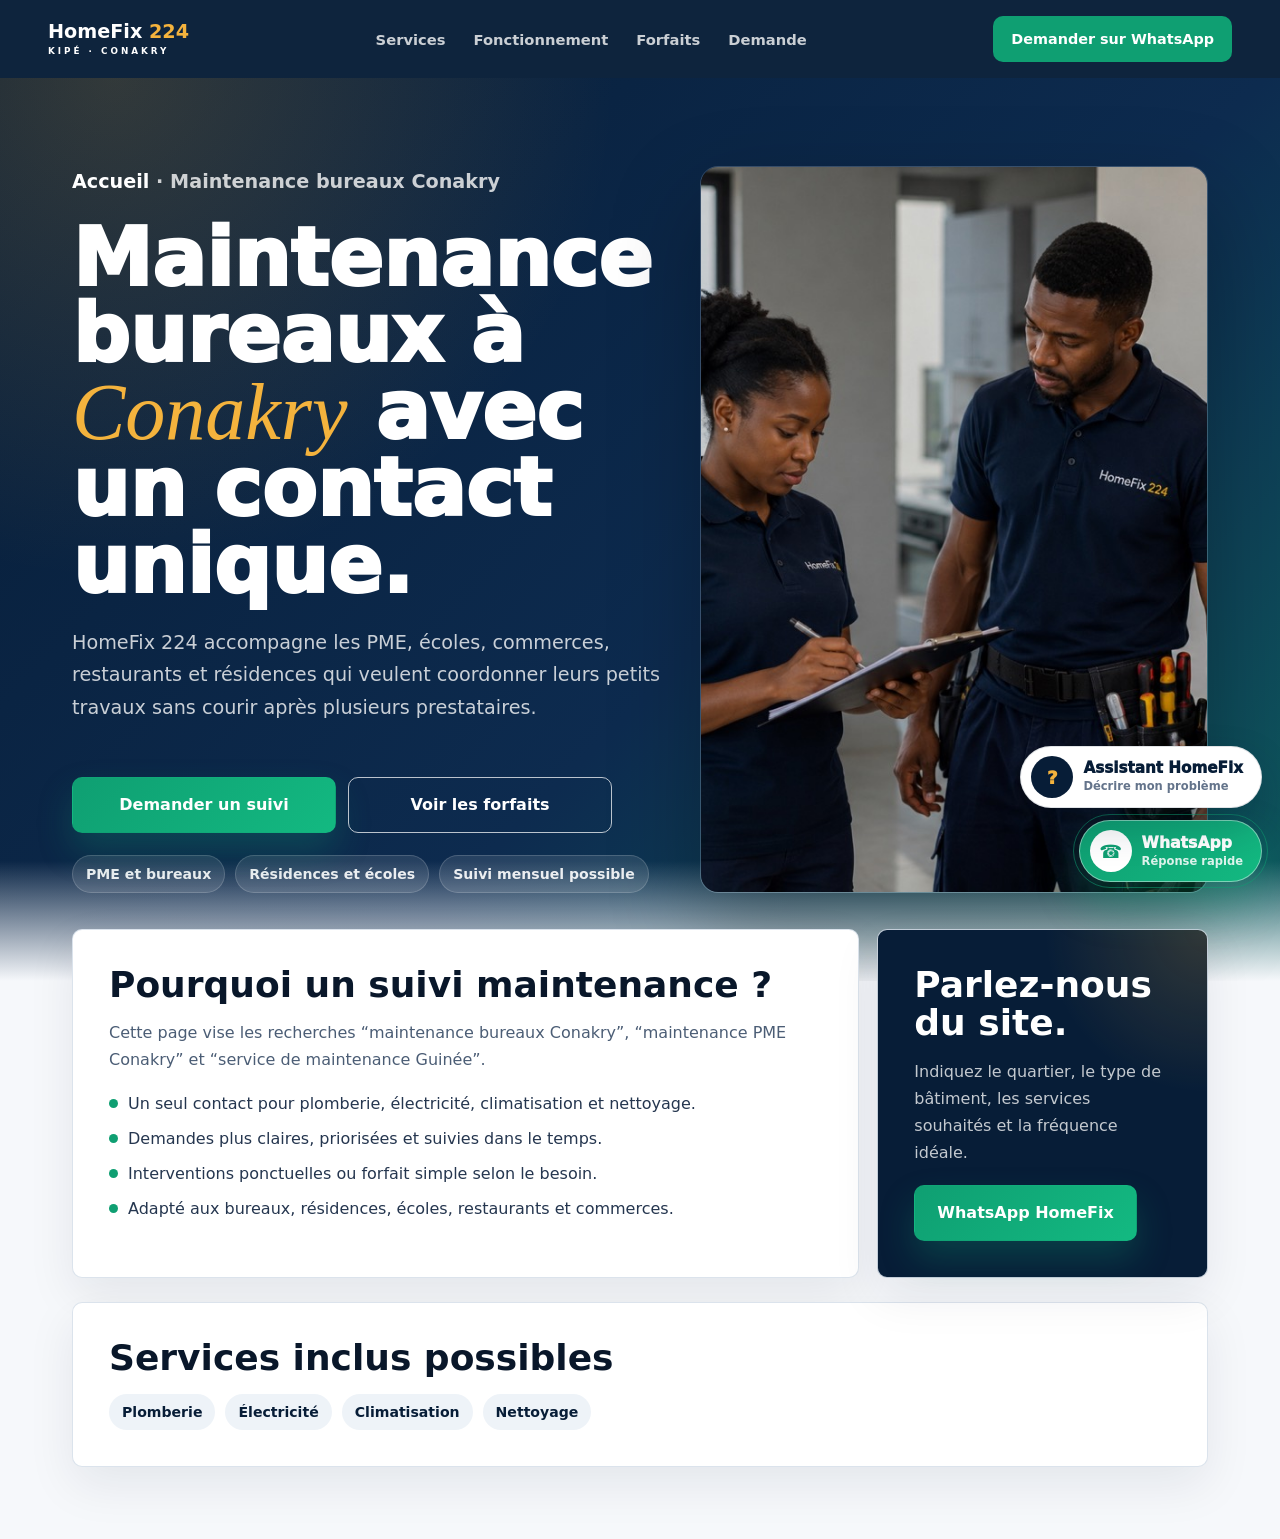
<file: maintenance-bureaux-conakry/index.html>
<!doctype html>
<html lang="fr">
  <head>
    <meta charset="UTF-8" />
    <meta name="viewport" content="width=device-width, initial-scale=1.0" />
    <meta name="description" content="Maintenance bureaux à Conakry avec HomeFix 224 : suivi pour PME, écoles, résidences, restaurants et commerces. Plomberie, électricité, climatisation et nettoyage." />
    <meta name="robots" content="index, follow" />
    <meta property="og:title" content="Maintenance bureaux à Conakry | HomeFix 224" />
    <meta property="og:description" content="Un contact unique pour coordonner les petits travaux et interventions de maintenance dans vos bureaux ou résidences à Conakry." />
    <meta property="og:type" content="website" />
    <meta property="og:url" content="https://homefix-224.netlify.app/maintenance-bureaux-conakry/" />
    <meta property="og:image" content="https://homefix-224.netlify.app/assets/homefix-mission-visite.jpg" />
    <meta name="twitter:card" content="summary_large_image" />
    <title>Maintenance bureaux à Conakry | PME, écoles et résidences | HomeFix 224</title>
    <link rel="canonical" href="https://homefix-224.netlify.app/maintenance-bureaux-conakry/" />
    <link rel="icon" href="/assets/favicon.svg" type="image/svg+xml" />
    <link rel="stylesheet" href="/styles.css" />
  </head>
  <body class="service-page">
    <header class="site-header" id="top">
      <a class="brand" href="/" aria-label="Accueil HomeFix 224"><span class="brand-main">HomeFix <strong>224</strong></span><span class="brand-sub">Kipé · Conakry</span></a>
      <button class="mobile-menu-toggle" type="button" aria-controls="mobile-menu" aria-expanded="false" aria-label="Ouvrir le menu"><span class="menu-mark" aria-hidden="true"><span></span><span></span></span><span>Menu</span></button>
      <nav class="desktop-nav" aria-label="Navigation principale"><a href="/#services">Services</a><a href="/#process">Fonctionnement</a><a href="/#plans">Forfaits</a><a href="/#request">Demande</a></nav>
      <a class="nav-cta" data-whatsapp-link data-service="Maintenance bureaux" href="https://wa.me/224654255506">Demander sur WhatsApp</a>
      <nav class="mobile-menu" id="mobile-menu" aria-label="Menu mobile" aria-hidden="true" inert><div class="mobile-menu-head"><span>HomeFix 224</span><strong>Kipé · Conakry</strong></div><a href="/#services">Services</a><a href="/#process">Fonctionnement</a><a href="/#plans">Forfaits</a><a href="/#request">Demande</a><a class="mobile-menu-cta" data-whatsapp-link data-service="Maintenance bureaux" href="https://wa.me/224654255506"><span class="wa-dot" aria-hidden="true"></span>Demander sur WhatsApp</a></nav>
    </header>
    <main>
      <section class="service-landing-hero">
        <div class="service-hero-copy">
          <p class="service-breadcrumb"><a href="/">Accueil</a> · Maintenance bureaux Conakry</p>
          <h1>Maintenance bureaux à <em>Conakry</em> avec un contact unique.</h1>
          <p>HomeFix 224 accompagne les PME, écoles, commerces, restaurants et résidences qui veulent coordonner leurs petits travaux sans courir après plusieurs prestataires.</p>
          <div class="hero-actions">
            <a class="button button-primary" data-whatsapp-link data-service="Maintenance bureaux" data-message="Je souhaite un forfait ou une intervention maintenance bureaux à Conakry." href="https://wa.me/224654255506">Demander un suivi</a>
            <a class="button button-outline-light" href="/#plans">Voir les forfaits</a>
          </div>
          <div class="service-quick-facts"><span>PME et bureaux</span><span>Résidences et écoles</span><span>Suivi mensuel possible</span></div>
        </div>
        <div class="service-hero-media"><img src="/assets/homefix-mission-visite.jpg" alt="Visite HomeFix 224 pour préparer un devis de maintenance à Conakry" /></div>
      </section>
      <section class="service-seo-main">
        <div class="service-content-grid">
          <article class="service-info-card">
            <h2>Pourquoi un suivi maintenance ?</h2>
            <p>Cette page vise les recherches “maintenance bureaux Conakry”, “maintenance PME Conakry” et “service de maintenance Guinée”.</p>
            <ul class="service-list">
              <li>Un seul contact pour plomberie, électricité, climatisation et nettoyage.</li>
              <li>Demandes plus claires, priorisées et suivies dans le temps.</li>
              <li>Interventions ponctuelles ou forfait simple selon le besoin.</li>
              <li>Adapté aux bureaux, résidences, écoles, restaurants et commerces.</li>
            </ul>
          </article>
          <aside class="service-cta-card">
            <h2>Parlez-nous du site.</h2>
            <p>Indiquez le quartier, le type de bâtiment, les services souhaités et la fréquence idéale.</p>
            <a class="button button-primary" data-whatsapp-link data-service="Maintenance bureaux" href="https://wa.me/224654255506">WhatsApp HomeFix</a>
          </aside>
        </div>
        <article class="service-info-card">
          <h2>Services inclus possibles</h2>
          <div class="service-related"><a href="/plomberie-conakry/">Plomberie</a><a href="/electricite-conakry/">Électricité</a><a href="/climatisation-conakry/">Climatisation</a><a href="/nettoyage-conakry/">Nettoyage</a></div>
        </article>
      </section>
    </main>
    <a class="floating-whatsapp" data-whatsapp-link data-service="Maintenance bureaux" href="https://wa.me/224654255506" aria-label="Envoyer une demande maintenance bureaux sur WhatsApp"><span class="floating-icon" aria-hidden="true">☎</span><span><strong>WhatsApp</strong><small>Réponse rapide</small></span></a>
    <script src="/script.js"></script>
  </body>
</html>
</file>
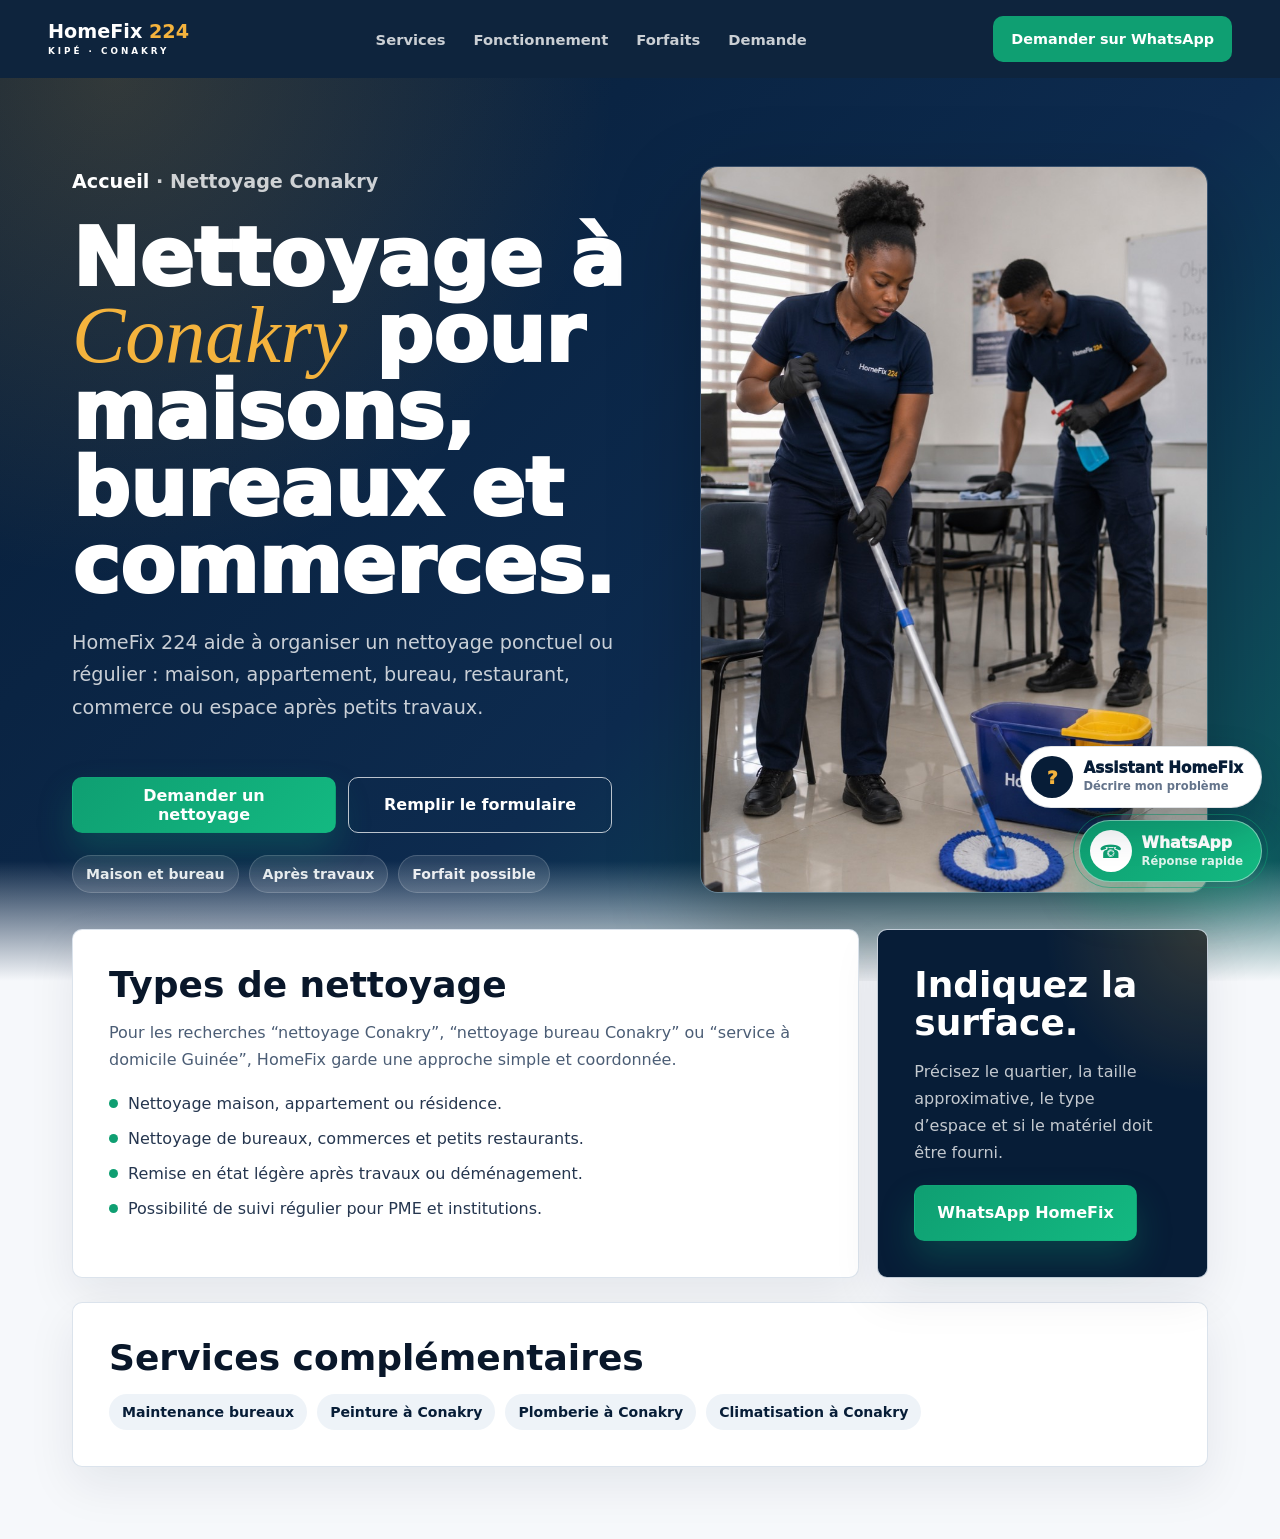
<file: nettoyage-conakry/index.html>
<!doctype html>
<html lang="fr">
  <head>
    <meta charset="UTF-8" />
    <meta name="viewport" content="width=device-width, initial-scale=1.0" />
    <meta name="description" content="Nettoyage à Conakry avec HomeFix 224 : maison, bureau, commerce, après travaux, remise en état légère et entretien ponctuel." />
    <meta name="robots" content="index, follow" />
    <meta property="og:title" content="Nettoyage à Conakry | HomeFix 224" />
    <meta property="og:description" content="Besoin d’un service de nettoyage maison, bureau ou après travaux à Conakry ? Contactez HomeFix 224 sur WhatsApp." />
    <meta property="og:type" content="website" />
    <meta property="og:url" content="https://homefix-224.netlify.app/nettoyage-conakry/" />
    <meta property="og:image" content="https://homefix-224.netlify.app/assets/homefix-proof-maintenance.jpg" />
    <meta name="twitter:card" content="summary_large_image" />
    <title>Nettoyage à Conakry | Maison, bureau et après travaux | HomeFix 224</title>
    <link rel="canonical" href="https://homefix-224.netlify.app/nettoyage-conakry/" />
    <link rel="icon" href="/assets/favicon.svg" type="image/svg+xml" />
    <link rel="stylesheet" href="/styles.css" />
  </head>
  <body class="service-page">
    <header class="site-header" id="top">
      <a class="brand" href="/" aria-label="Accueil HomeFix 224"><span class="brand-main">HomeFix <strong>224</strong></span><span class="brand-sub">Kipé · Conakry</span></a>
      <button class="mobile-menu-toggle" type="button" aria-controls="mobile-menu" aria-expanded="false" aria-label="Ouvrir le menu"><span class="menu-mark" aria-hidden="true"><span></span><span></span></span><span>Menu</span></button>
      <nav class="desktop-nav" aria-label="Navigation principale"><a href="/#services">Services</a><a href="/#process">Fonctionnement</a><a href="/#plans">Forfaits</a><a href="/#request">Demande</a></nav>
      <a class="nav-cta" data-whatsapp-link data-service="Nettoyage" href="https://wa.me/224654255506">Demander sur WhatsApp</a>
      <nav class="mobile-menu" id="mobile-menu" aria-label="Menu mobile" aria-hidden="true" inert><div class="mobile-menu-head"><span>HomeFix 224</span><strong>Kipé · Conakry</strong></div><a href="/#services">Services</a><a href="/#process">Fonctionnement</a><a href="/#plans">Forfaits</a><a href="/#request">Demande</a><a class="mobile-menu-cta" data-whatsapp-link data-service="Nettoyage" href="https://wa.me/224654255506"><span class="wa-dot" aria-hidden="true"></span>Demander sur WhatsApp</a></nav>
    </header>
    <main>
      <section class="service-landing-hero">
        <div class="service-hero-copy">
          <p class="service-breadcrumb"><a href="/">Accueil</a> · Nettoyage Conakry</p>
          <h1>Nettoyage à <em>Conakry</em> pour maisons, bureaux et commerces.</h1>
          <p>HomeFix 224 aide à organiser un nettoyage ponctuel ou régulier : maison, appartement, bureau, restaurant, commerce ou espace après petits travaux.</p>
          <div class="hero-actions">
            <a class="button button-primary" data-whatsapp-link data-service="Nettoyage" data-message="J’ai besoin d’un service de nettoyage à Conakry." href="https://wa.me/224654255506">Demander un nettoyage</a>
            <a class="button button-outline-light" href="/#request">Remplir le formulaire</a>
          </div>
          <div class="service-quick-facts"><span>Maison et bureau</span><span>Après travaux</span><span>Forfait possible</span></div>
        </div>
        <div class="service-hero-media"><img src="/assets/homefix-proof-maintenance.jpg" alt="Intervention HomeFix 224 pour l’entretien d’un bureau à Conakry" /></div>
      </section>
      <section class="service-seo-main">
        <div class="service-content-grid">
          <article class="service-info-card">
            <h2>Types de nettoyage</h2>
            <p>Pour les recherches “nettoyage Conakry”, “nettoyage bureau Conakry” ou “service à domicile Guinée”, HomeFix garde une approche simple et coordonnée.</p>
            <ul class="service-list">
              <li>Nettoyage maison, appartement ou résidence.</li>
              <li>Nettoyage de bureaux, commerces et petits restaurants.</li>
              <li>Remise en état légère après travaux ou déménagement.</li>
              <li>Possibilité de suivi régulier pour PME et institutions.</li>
            </ul>
          </article>
          <aside class="service-cta-card">
            <h2>Indiquez la surface.</h2>
            <p>Précisez le quartier, la taille approximative, le type d’espace et si le matériel doit être fourni.</p>
            <a class="button button-primary" data-whatsapp-link data-service="Nettoyage" href="https://wa.me/224654255506">WhatsApp HomeFix</a>
          </aside>
        </div>
        <article class="service-info-card">
          <h2>Services complémentaires</h2>
          <div class="service-related"><a href="/maintenance-bureaux-conakry/">Maintenance bureaux</a><a href="/#services">Peinture à Conakry</a><a href="/plomberie-conakry/">Plomberie à Conakry</a><a href="/climatisation-conakry/">Climatisation à Conakry</a></div>
        </article>
      </section>
    </main>
    <a class="floating-whatsapp" data-whatsapp-link data-service="Nettoyage" href="https://wa.me/224654255506" aria-label="Envoyer une demande nettoyage sur WhatsApp"><span class="floating-icon" aria-hidden="true">☎</span><span><strong>WhatsApp</strong><small>Réponse rapide</small></span></a>
    <script src="/script.js"></script>
  </body>
</html>
</file>
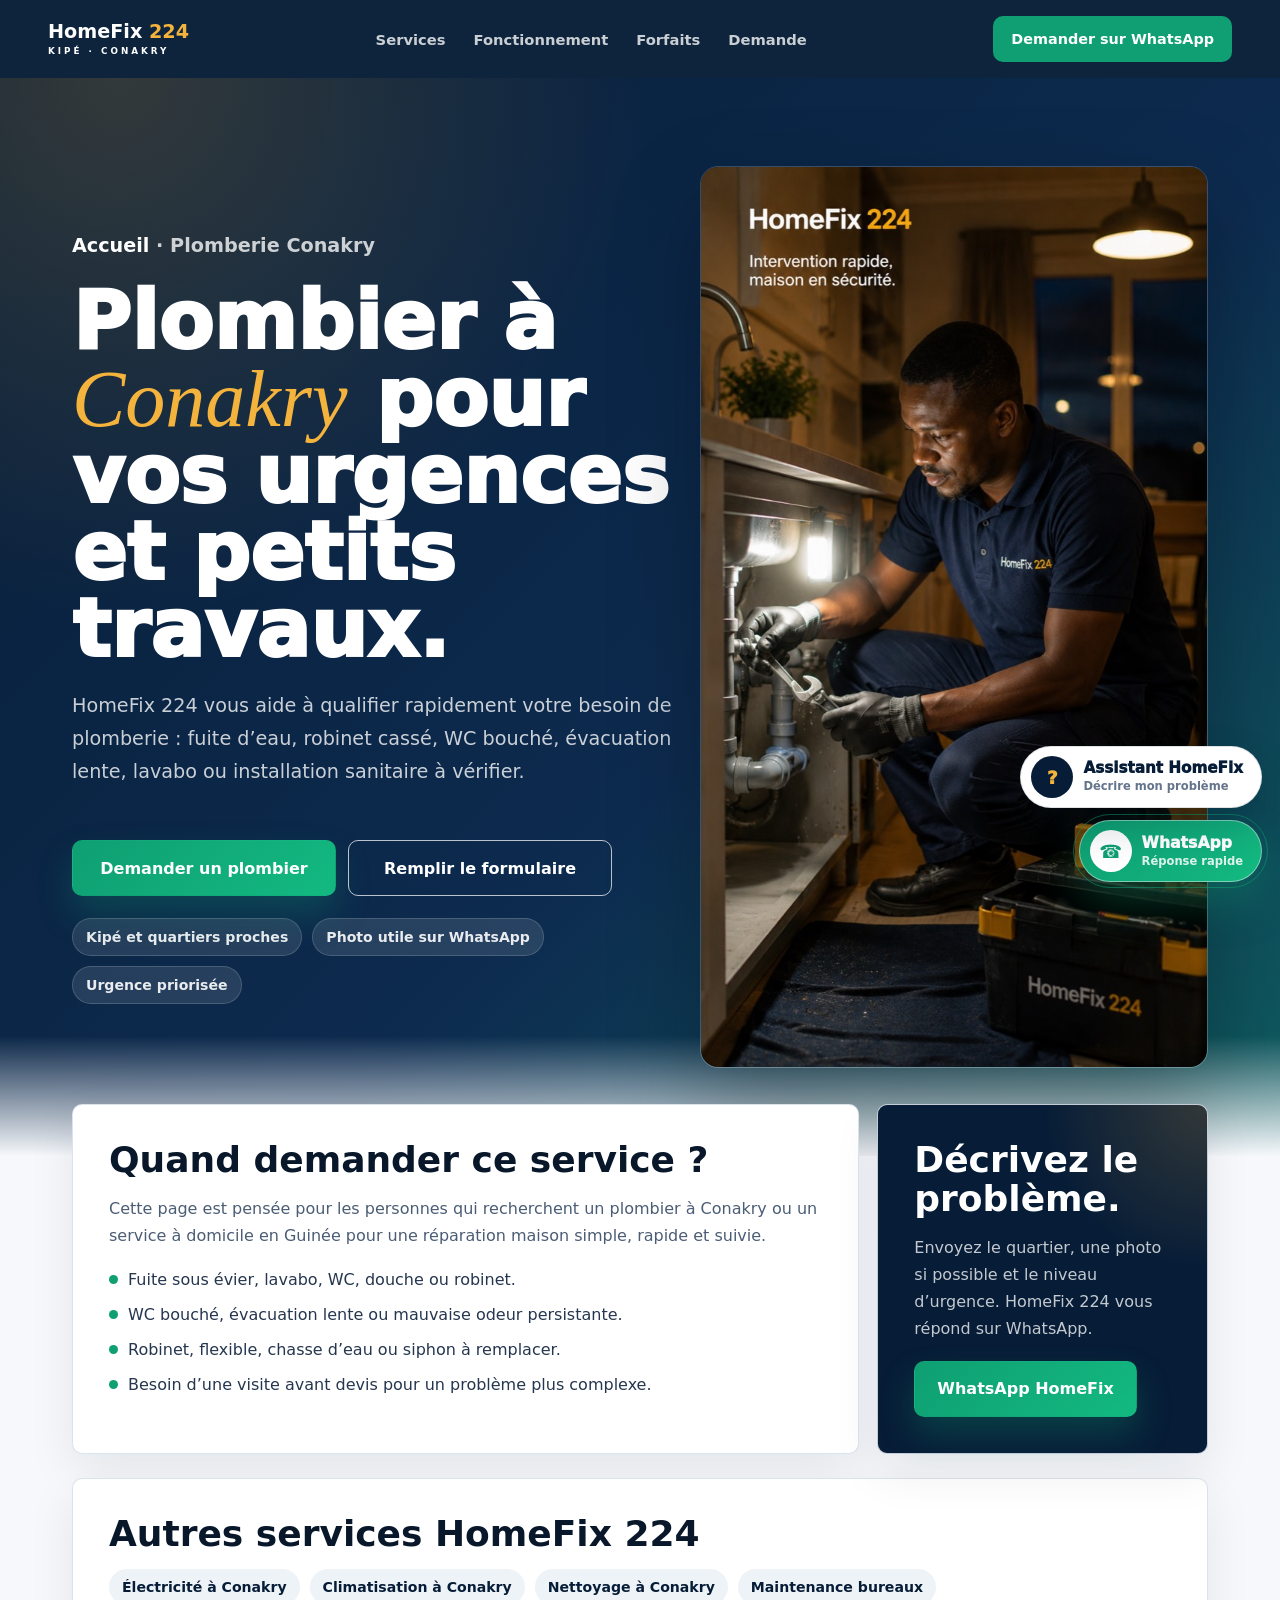
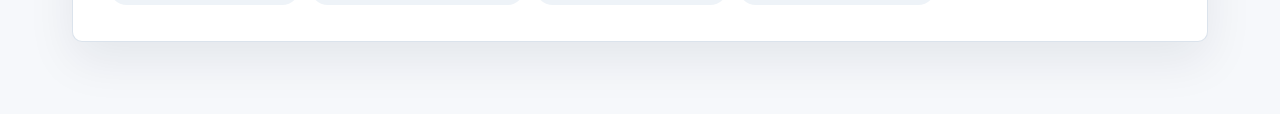
<file: plomberie-conakry/index.html>
<!doctype html>
<html lang="fr">
  <head>
    <meta charset="UTF-8" />
    <meta name="viewport" content="width=device-width, initial-scale=1.0" />
    <meta
      name="description"
      content="Besoin d’un plombier à Conakry ? HomeFix 224 aide à gérer les fuites, WC, robinets, évacuations et petits dépannages plomberie à Kipé et Conakry."
    />
    <meta name="robots" content="index, follow" />
    <meta property="og:title" content="Plombier à Conakry | HomeFix 224" />
    <meta
      property="og:description"
      content="Fuite, WC bouché, robinet cassé ou évacuation bloquée : envoyez votre demande plomberie à HomeFix 224 sur WhatsApp."
    />
    <meta property="og:type" content="website" />
    <meta property="og:url" content="https://homefix-224.netlify.app/plomberie-conakry/" />
    <meta property="og:image" content="https://homefix-224.netlify.app/assets/homefix-process-intervention.jpg" />
    <meta name="twitter:card" content="summary_large_image" />
    <title>Plombier à Conakry | Fuite, WC, robinet et dépannage | HomeFix 224</title>
    <link rel="canonical" href="https://homefix-224.netlify.app/plomberie-conakry/" />
    <link rel="icon" href="/assets/favicon.svg" type="image/svg+xml" />
    <link rel="stylesheet" href="/styles.css" />
    <script type="application/ld+json">
      {
        "@context": "https://schema.org",
        "@type": "Service",
        "name": "Plomberie à Conakry",
        "serviceType": "Plomberie, fuite d’eau, WC, robinetterie, évacuation",
        "areaServed": "Conakry, Guinée",
        "provider": {
          "@type": "HomeAndConstructionBusiness",
          "name": "HomeFix 224",
          "telephone": "+224654255506",
          "url": "https://homefix-224.netlify.app/"
        }
      }
    </script>
  </head>
  <body class="service-page">
    <header class="site-header" id="top">
      <a class="brand" href="/" aria-label="Accueil HomeFix 224">
        <span class="brand-main">HomeFix <strong>224</strong></span>
        <span class="brand-sub">Kipé · Conakry</span>
      </a>
      <button class="mobile-menu-toggle" type="button" aria-controls="mobile-menu" aria-expanded="false" aria-label="Ouvrir le menu">
        <span class="menu-mark" aria-hidden="true"><span></span><span></span></span><span>Menu</span>
      </button>
      <nav class="desktop-nav" aria-label="Navigation principale">
        <a href="/#services">Services</a>
        <a href="/#process">Fonctionnement</a>
        <a href="/#plans">Forfaits</a>
        <a href="/#request">Demande</a>
      </nav>
      <a class="nav-cta" data-whatsapp-link data-service="Plomberie" href="https://wa.me/224654255506">Demander sur WhatsApp</a>
      <nav class="mobile-menu" id="mobile-menu" aria-label="Menu mobile" aria-hidden="true" inert>
        <div class="mobile-menu-head"><span>HomeFix 224</span><strong>Kipé · Conakry</strong></div>
        <a href="/#services">Services</a><a href="/#process">Fonctionnement</a><a href="/#plans">Forfaits</a><a href="/#request">Demande</a>
        <a class="mobile-menu-cta" data-whatsapp-link data-service="Plomberie" href="https://wa.me/224654255506"><span class="wa-dot" aria-hidden="true"></span>Demander sur WhatsApp</a>
      </nav>
    </header>
    <main>
      <section class="service-landing-hero">
        <div class="service-hero-copy">
          <p class="service-breadcrumb"><a href="/">Accueil</a> · Plomberie Conakry</p>
          <h1>Plombier à <em>Conakry</em> pour vos urgences et petits travaux.</h1>
          <p>
            HomeFix 224 vous aide à qualifier rapidement votre besoin de plomberie :
            fuite d’eau, robinet cassé, WC bouché, évacuation lente, lavabo ou installation
            sanitaire à vérifier.
          </p>
          <div class="hero-actions">
            <a class="button button-primary" data-whatsapp-link data-service="Plomberie" data-message="J’ai besoin d’un plombier à Conakry." href="https://wa.me/224654255506">Demander un plombier</a>
            <a class="button button-outline-light" href="/#request">Remplir le formulaire</a>
          </div>
          <div class="service-quick-facts">
            <span>Kipé et quartiers proches</span>
            <span>Photo utile sur WhatsApp</span>
            <span>Urgence priorisée</span>
          </div>
        </div>
        <div class="service-hero-media">
          <img src="/assets/homefix-process-intervention.jpg" alt="Technicien HomeFix 224 pendant une intervention de plomberie à Conakry" />
        </div>
      </section>
      <section class="service-seo-main">
        <div class="service-content-grid">
          <article class="service-info-card">
            <h2>Quand demander ce service ?</h2>
            <p>
              Cette page est pensée pour les personnes qui recherchent un plombier à Conakry
              ou un service à domicile en Guinée pour une réparation maison simple, rapide et suivie.
            </p>
            <ul class="service-list">
              <li>Fuite sous évier, lavabo, WC, douche ou robinet.</li>
              <li>WC bouché, évacuation lente ou mauvaise odeur persistante.</li>
              <li>Robinet, flexible, chasse d’eau ou siphon à remplacer.</li>
              <li>Besoin d’une visite avant devis pour un problème plus complexe.</li>
            </ul>
          </article>
          <aside class="service-cta-card">
            <h2>Décrivez le problème.</h2>
            <p>Envoyez le quartier, une photo si possible et le niveau d’urgence. HomeFix 224 vous répond sur WhatsApp.</p>
            <a class="button button-primary" data-whatsapp-link data-service="Plomberie" href="https://wa.me/224654255506">WhatsApp HomeFix</a>
          </aside>
        </div>
        <article class="service-info-card">
          <h2>Autres services HomeFix 224</h2>
          <div class="service-related">
            <a href="/electricite-conakry/">Électricité à Conakry</a>
            <a href="/climatisation-conakry/">Climatisation à Conakry</a>
            <a href="/nettoyage-conakry/">Nettoyage à Conakry</a>
            <a href="/maintenance-bureaux-conakry/">Maintenance bureaux</a>
          </div>
        </article>
      </section>
    </main>
    <a class="floating-whatsapp" data-whatsapp-link data-service="Plomberie" href="https://wa.me/224654255506" aria-label="Envoyer une demande plomberie sur WhatsApp">
      <span class="floating-icon" aria-hidden="true">☎</span><span><strong>WhatsApp</strong><small>Réponse rapide</small></span>
    </a>
    <script src="/script.js"></script>
  </body>
</html>
</file>
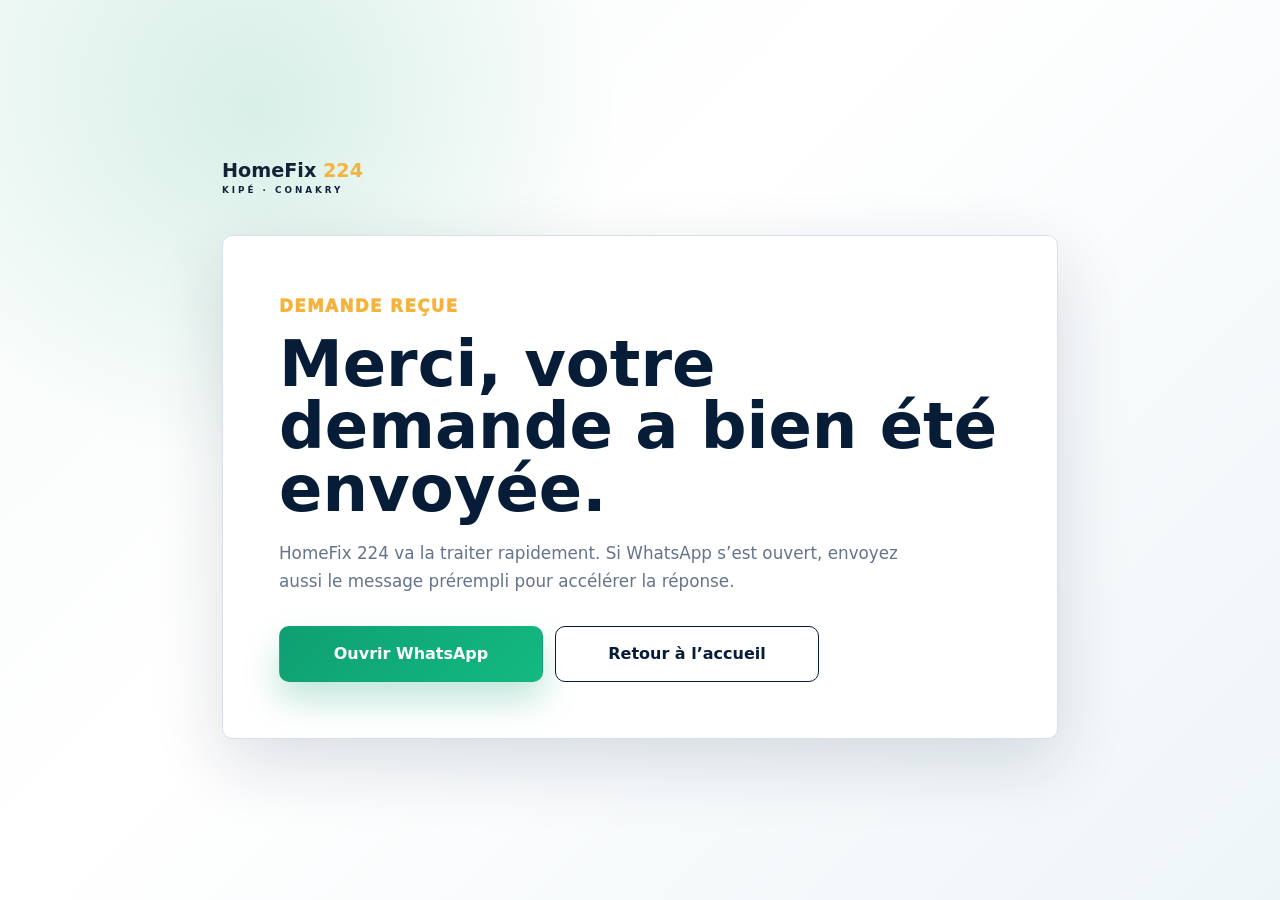
<file: merci.html>
<!doctype html>
<html lang="fr">
  <head>
    <meta charset="UTF-8" />
    <meta name="viewport" content="width=device-width, initial-scale=1.0" />
    <meta name="robots" content="noindex, follow" />
    <meta name="theme-color" content="#071d37" />
    <title>Demande reçue | HomeFix 224</title>
    <link rel="canonical" href="https://homefix-224.netlify.app/merci" />
    <link rel="icon" href="assets/favicon.svg" type="image/svg+xml" />
    <link rel="stylesheet" href="styles.css" />
  </head>
  <body class="thanks-page">
    <main class="thanks-shell">
      <a class="brand" href="/">
        <span class="brand-main">HomeFix <strong>224</strong></span>
        <span class="brand-sub">Kipé · Conakry</span>
      </a>
      <section class="thanks-card">
        <p class="panel-label">Demande reçue</p>
        <h1>Merci, votre demande a bien été envoyée.</h1>
        <p>
          HomeFix 224 va la traiter rapidement. Si WhatsApp s’est ouvert, envoyez aussi le
          message prérempli pour accélérer la réponse.
        </p>
        <div class="hero-actions">
          <a class="button button-primary" href="https://wa.me/224654255506">Ouvrir WhatsApp</a>
          <a class="button button-secondary" href="/">Retour à l’accueil</a>
        </div>
      </section>
    </main>
  </body>
</html>
</file>
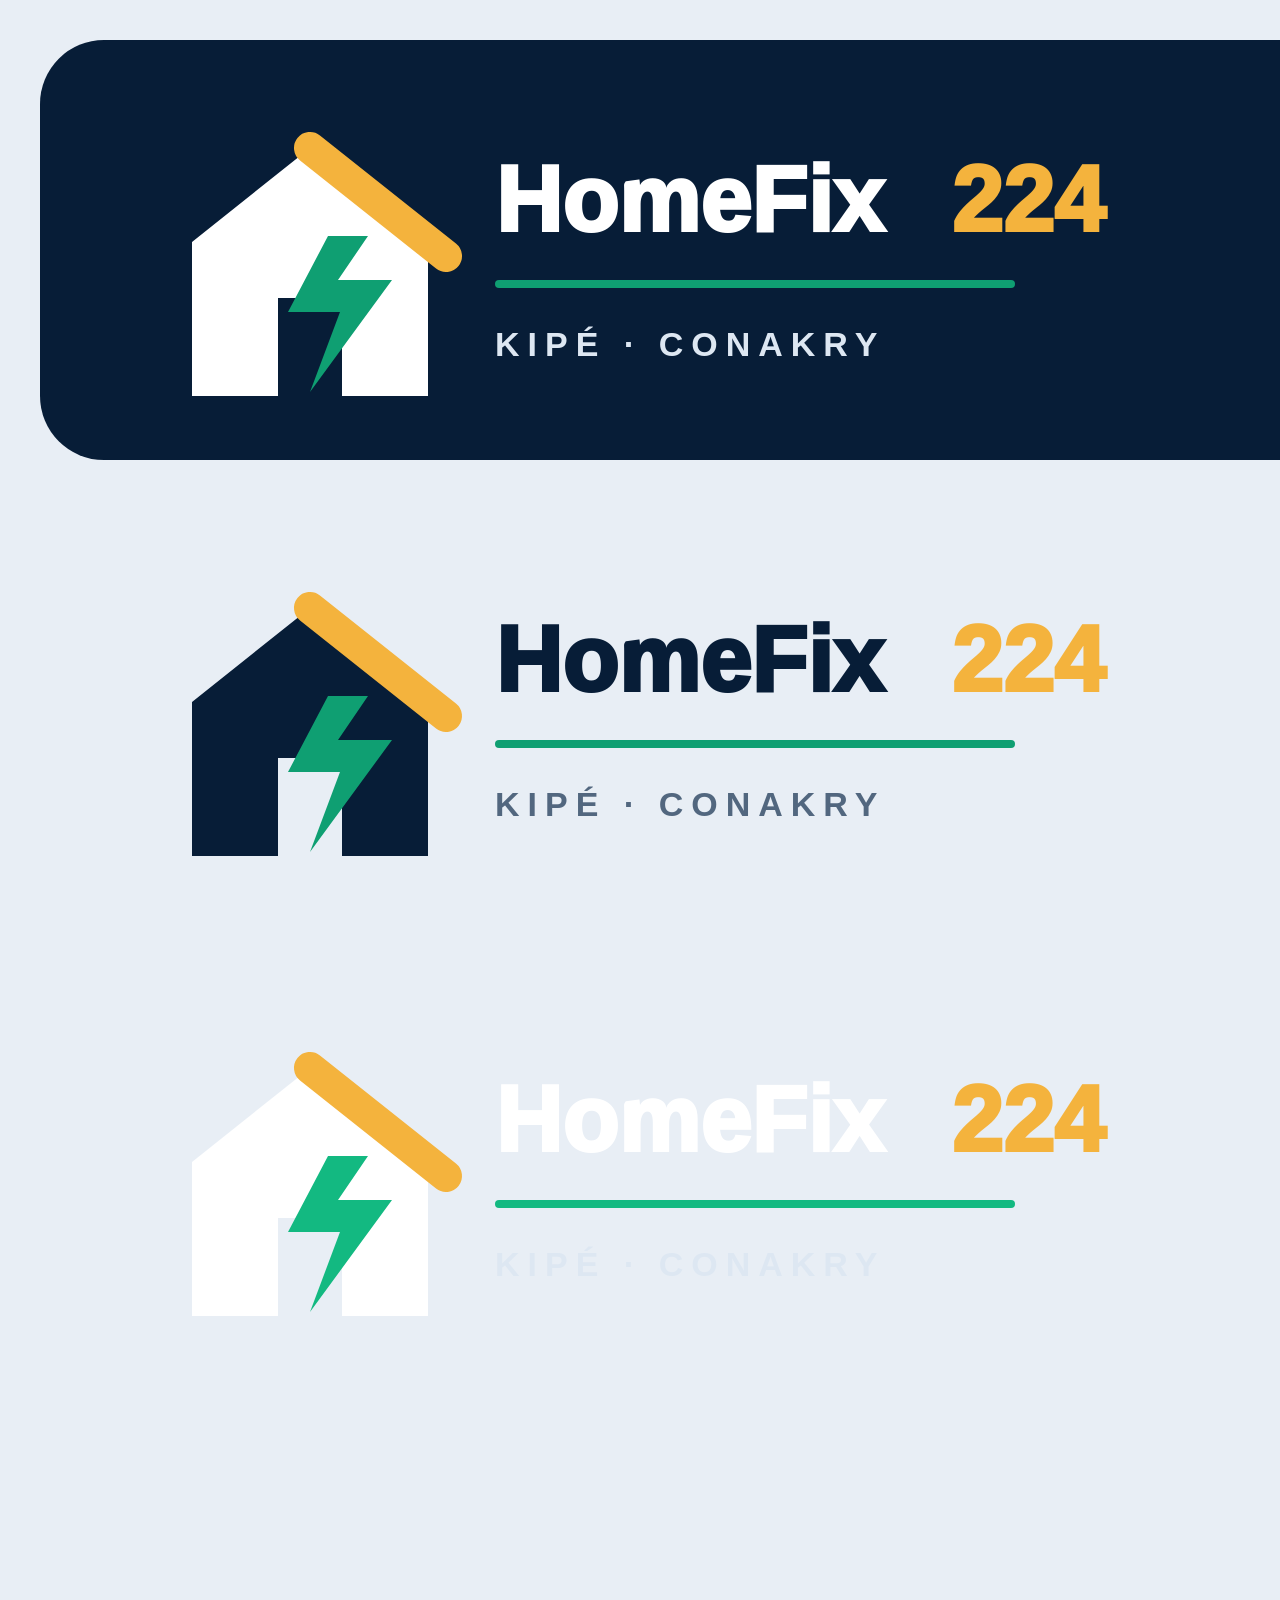
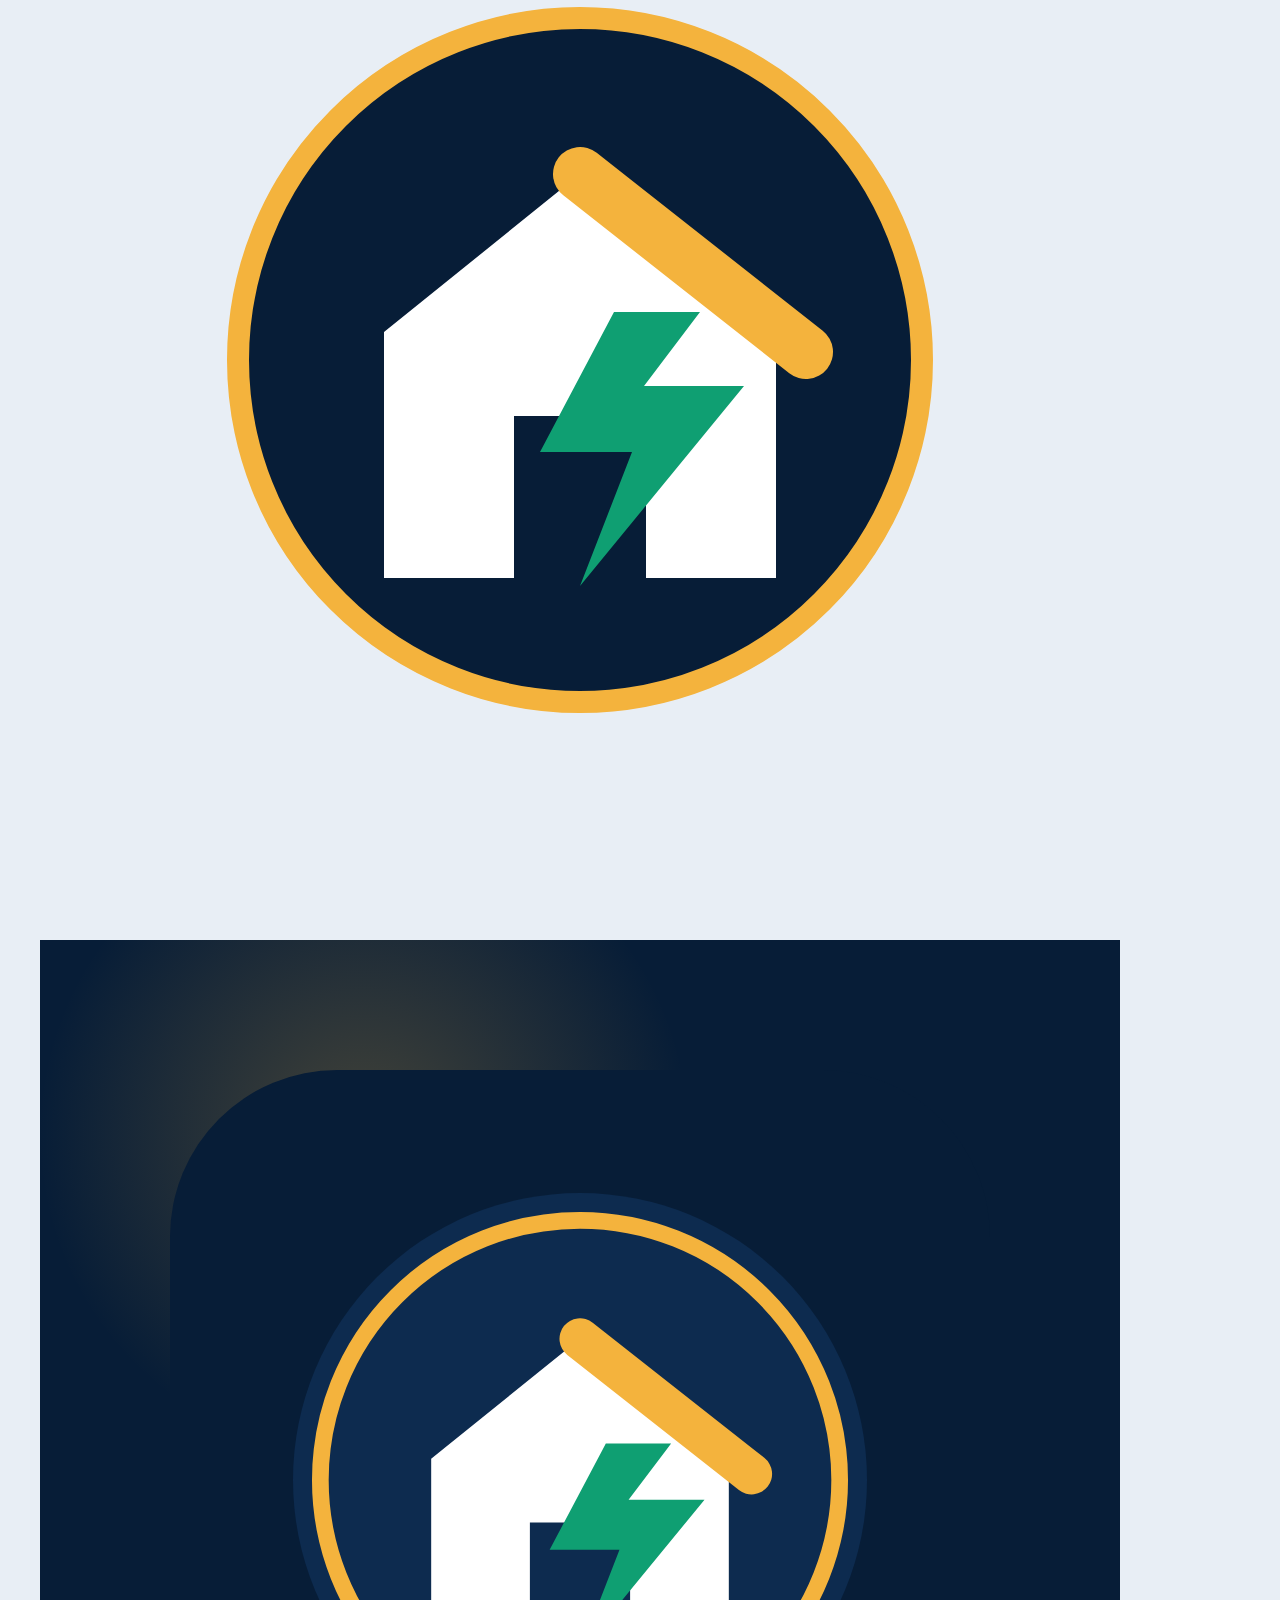
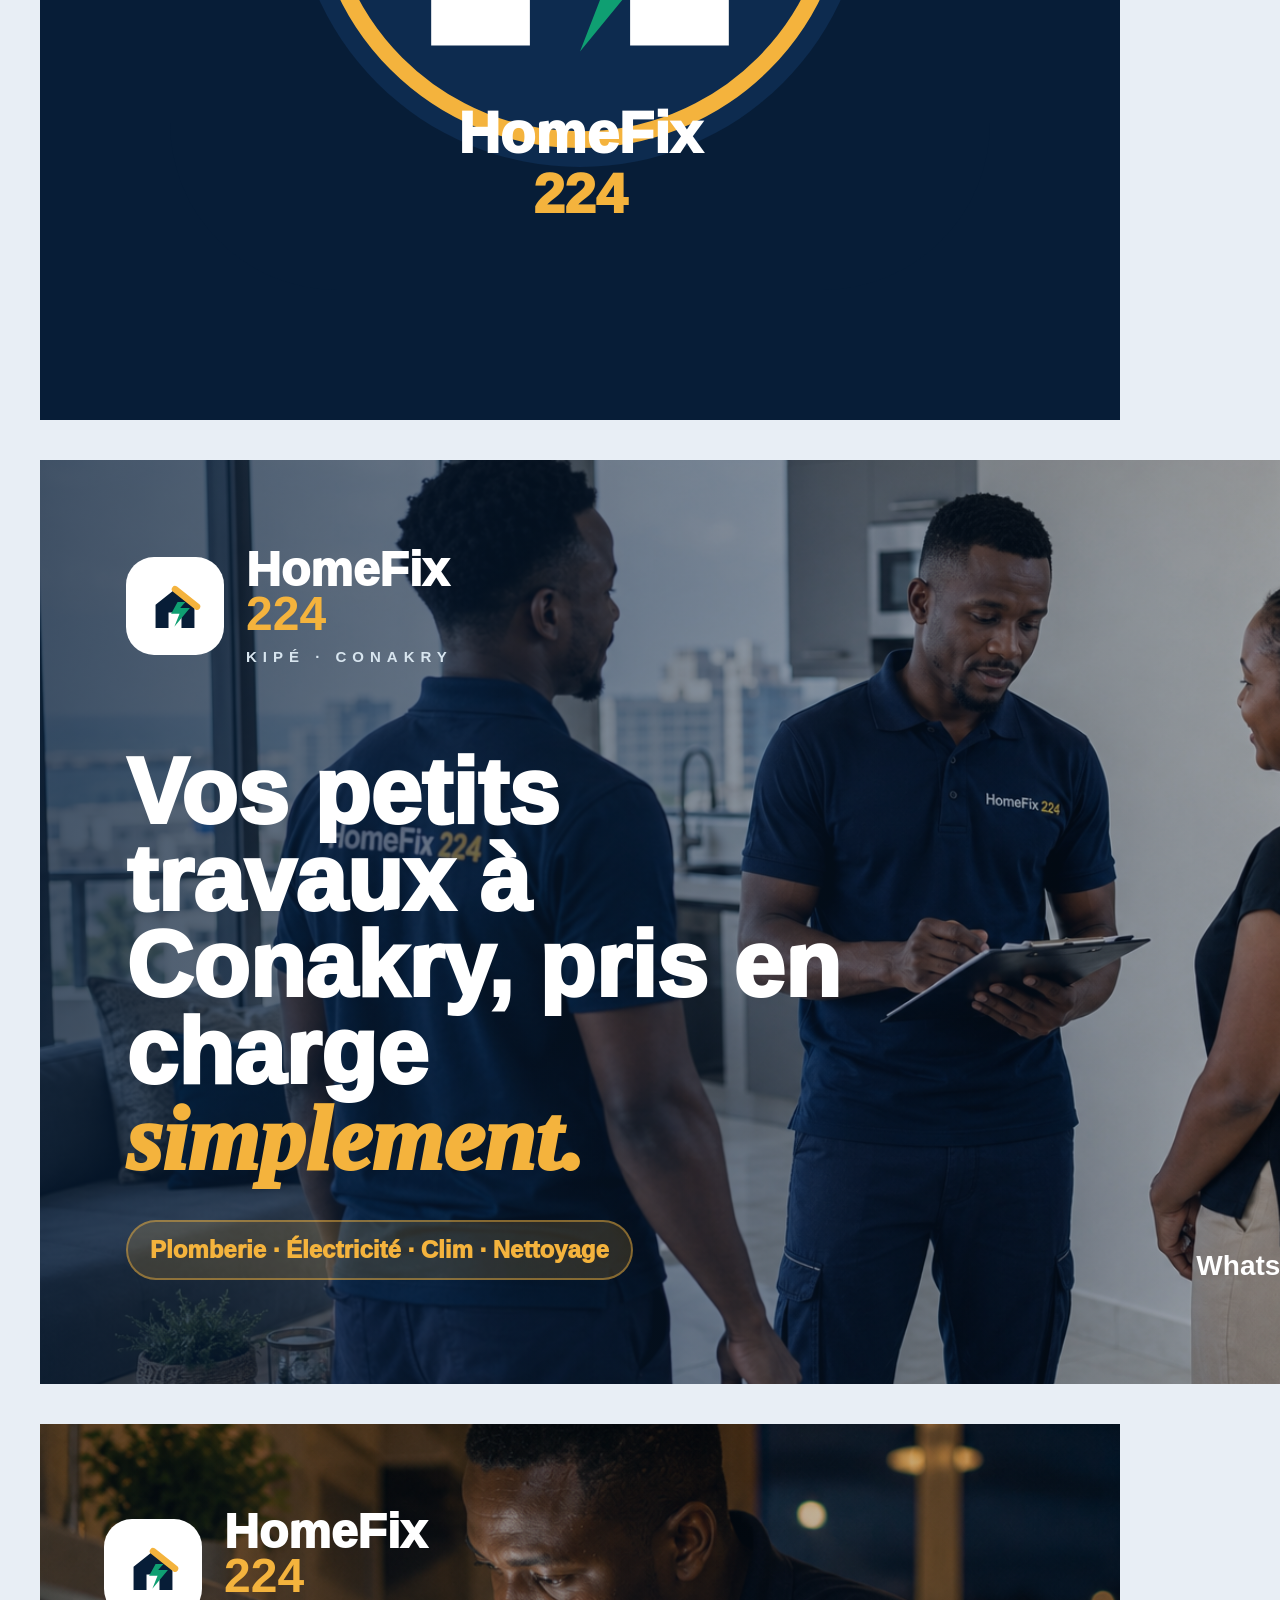
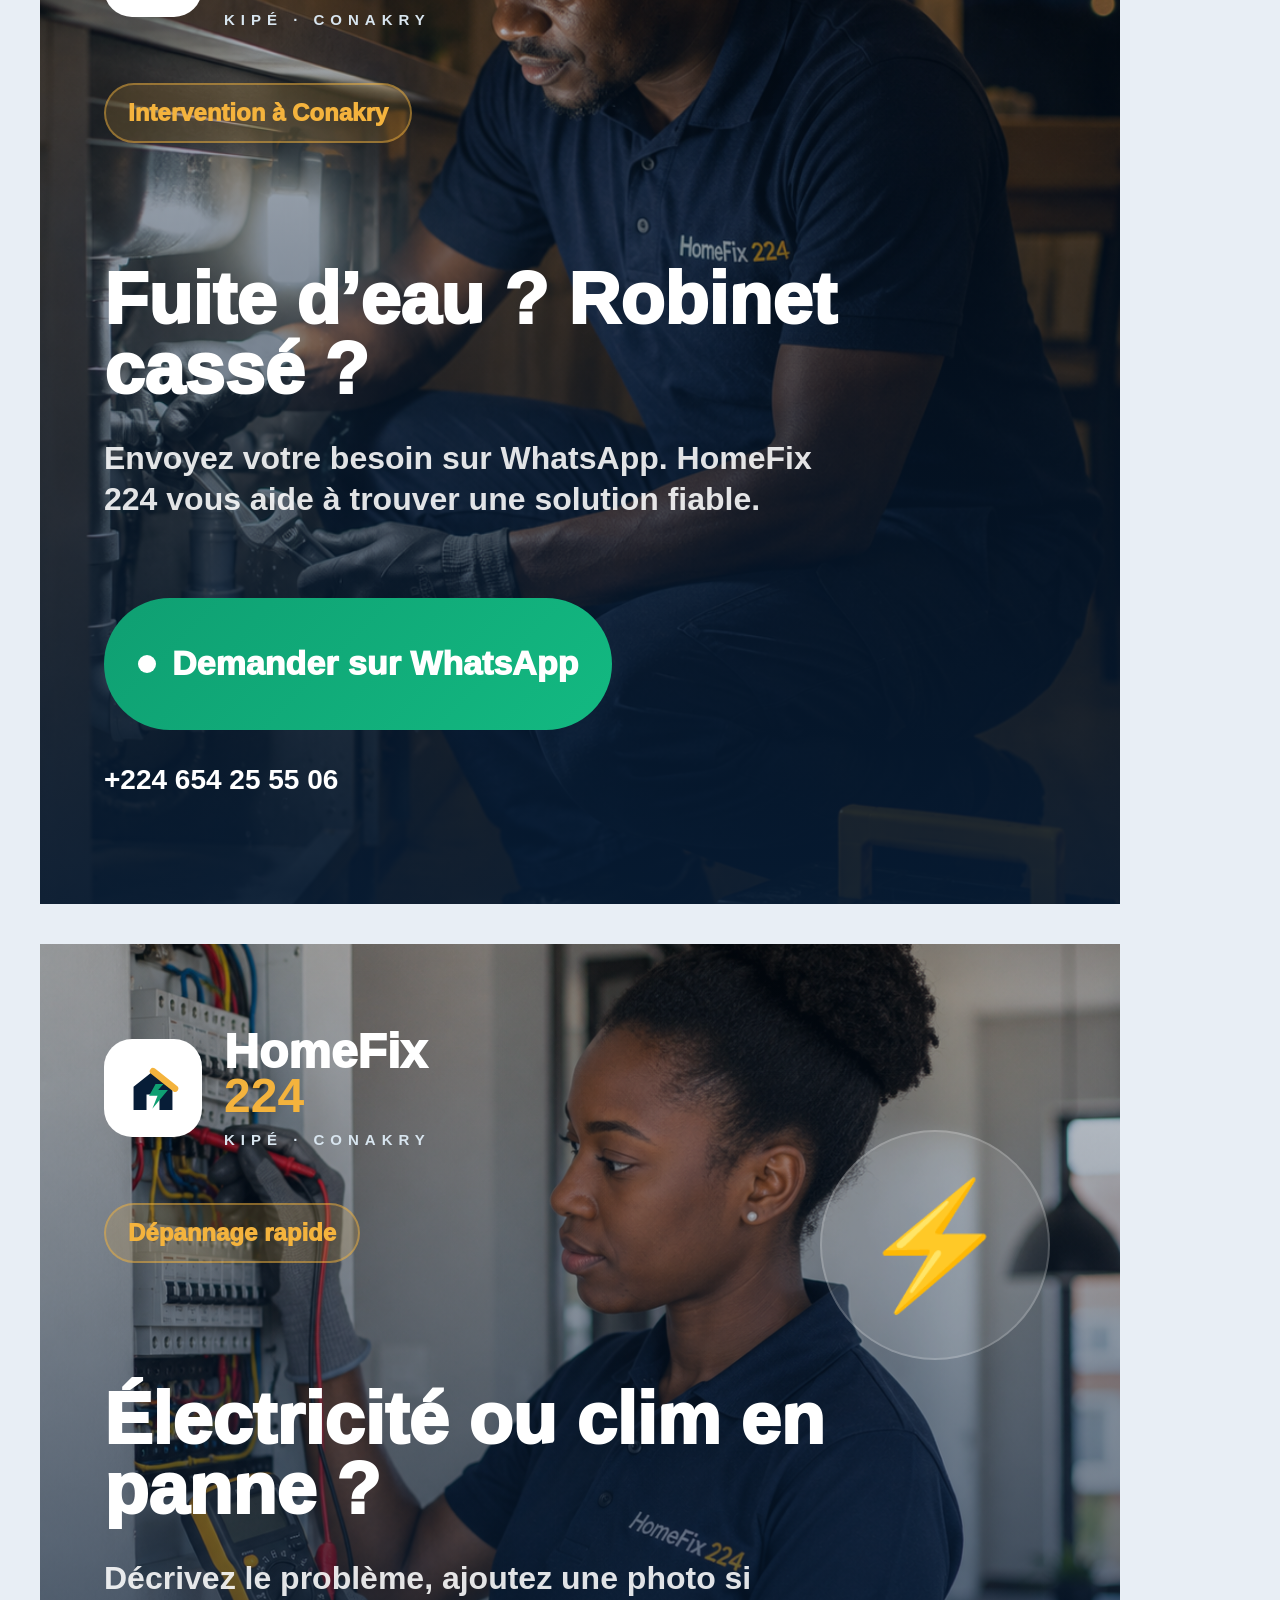
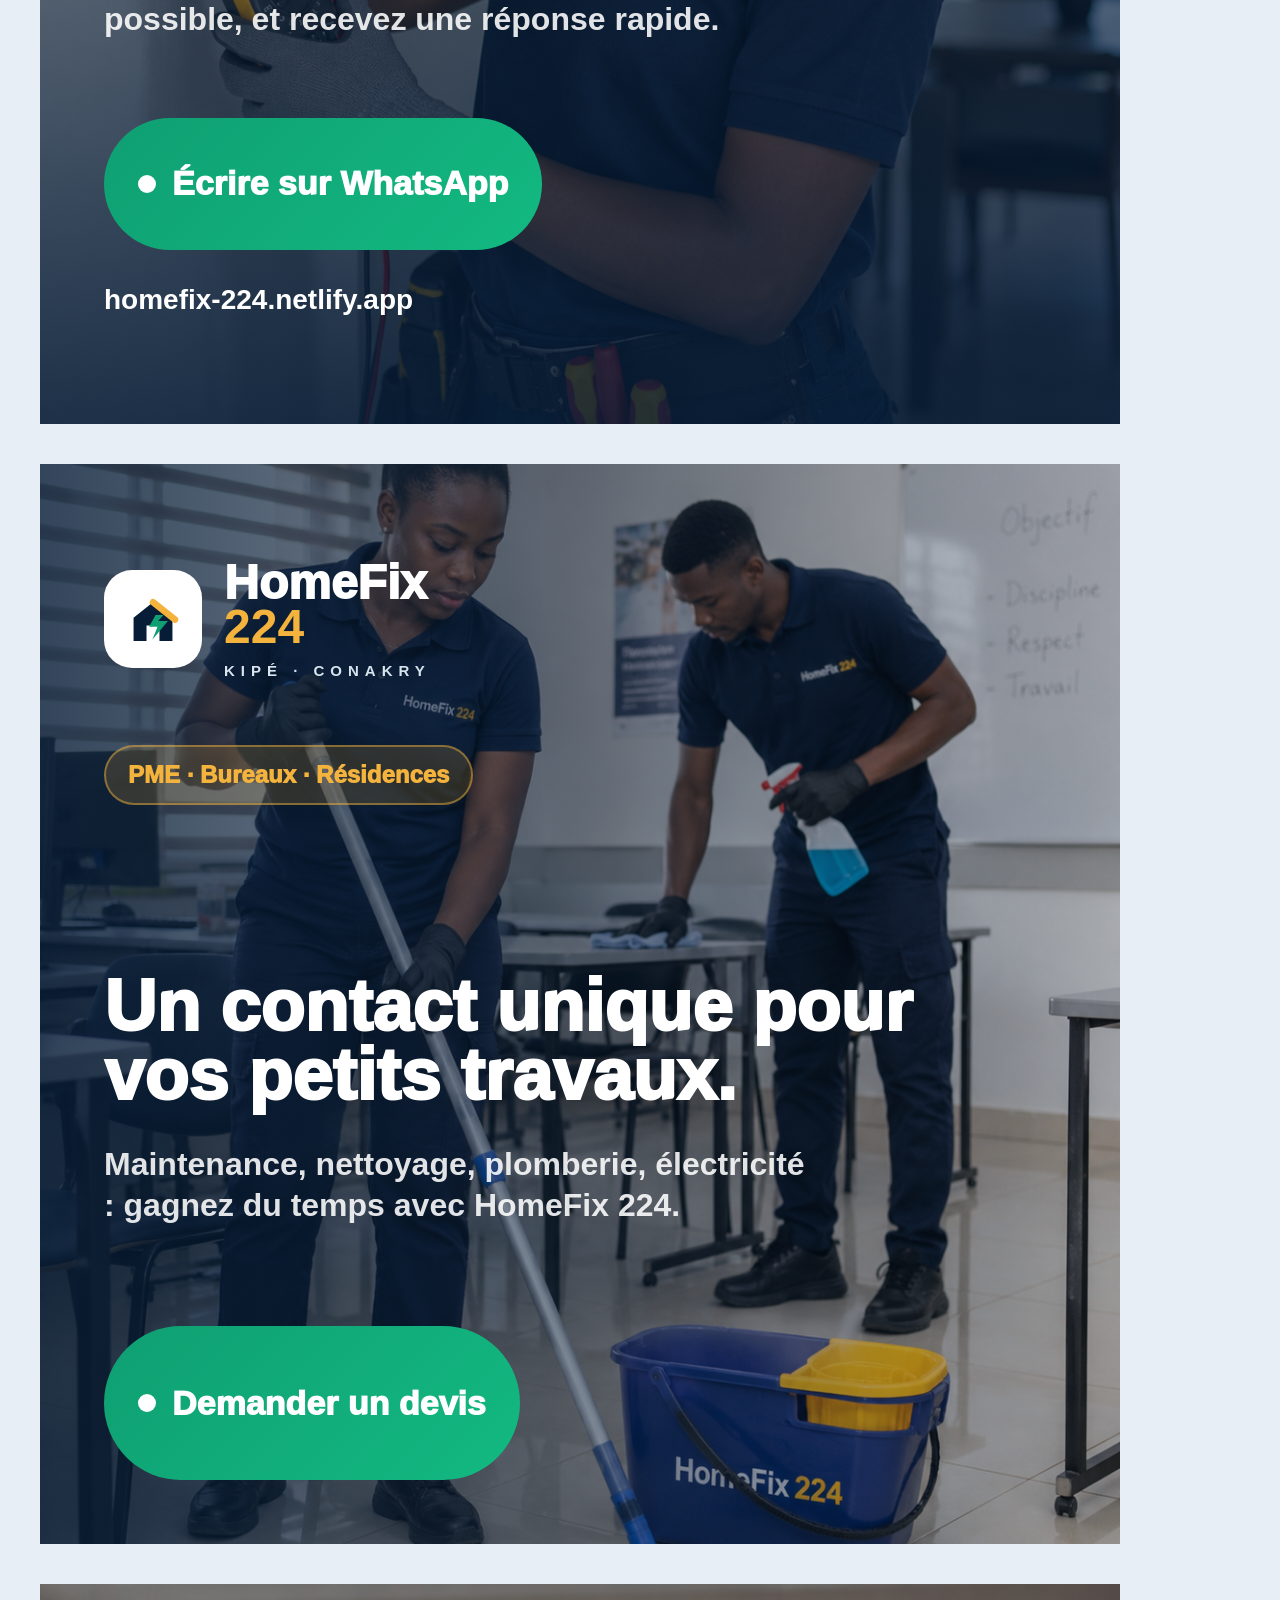
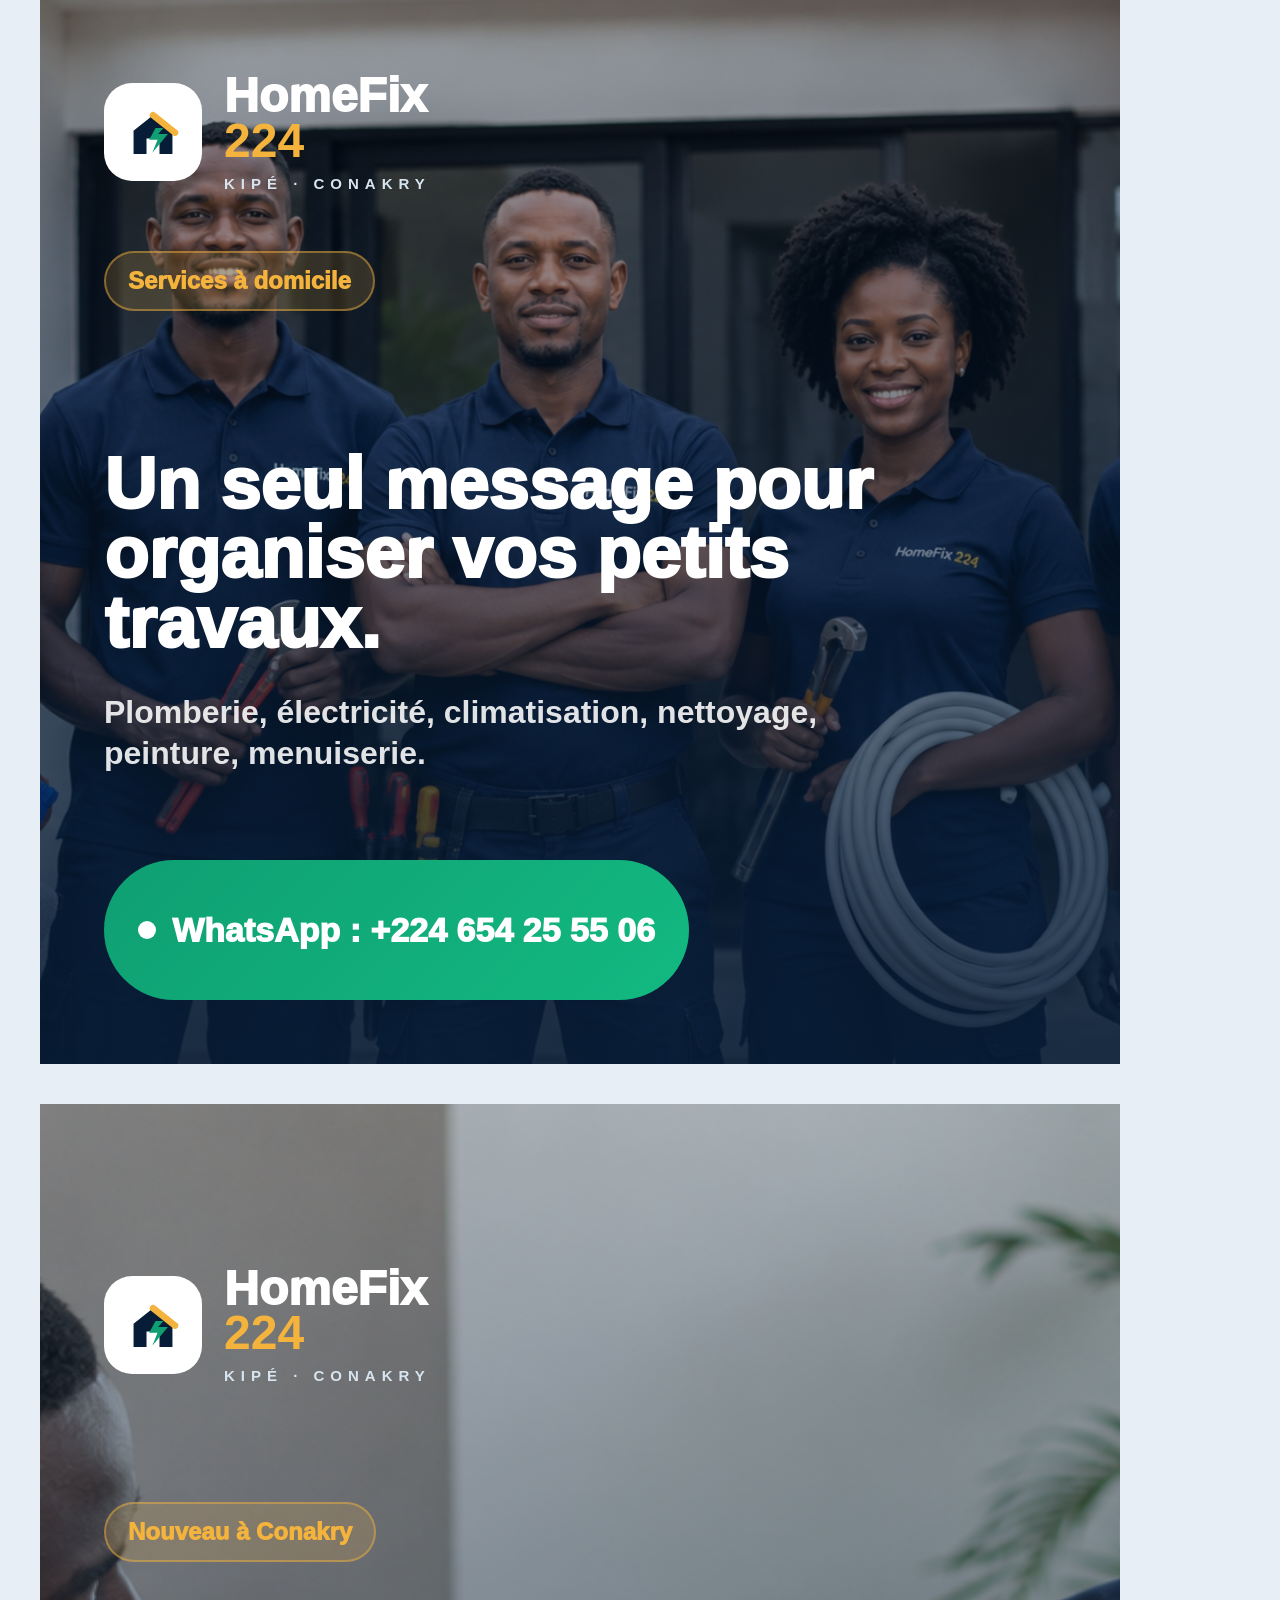
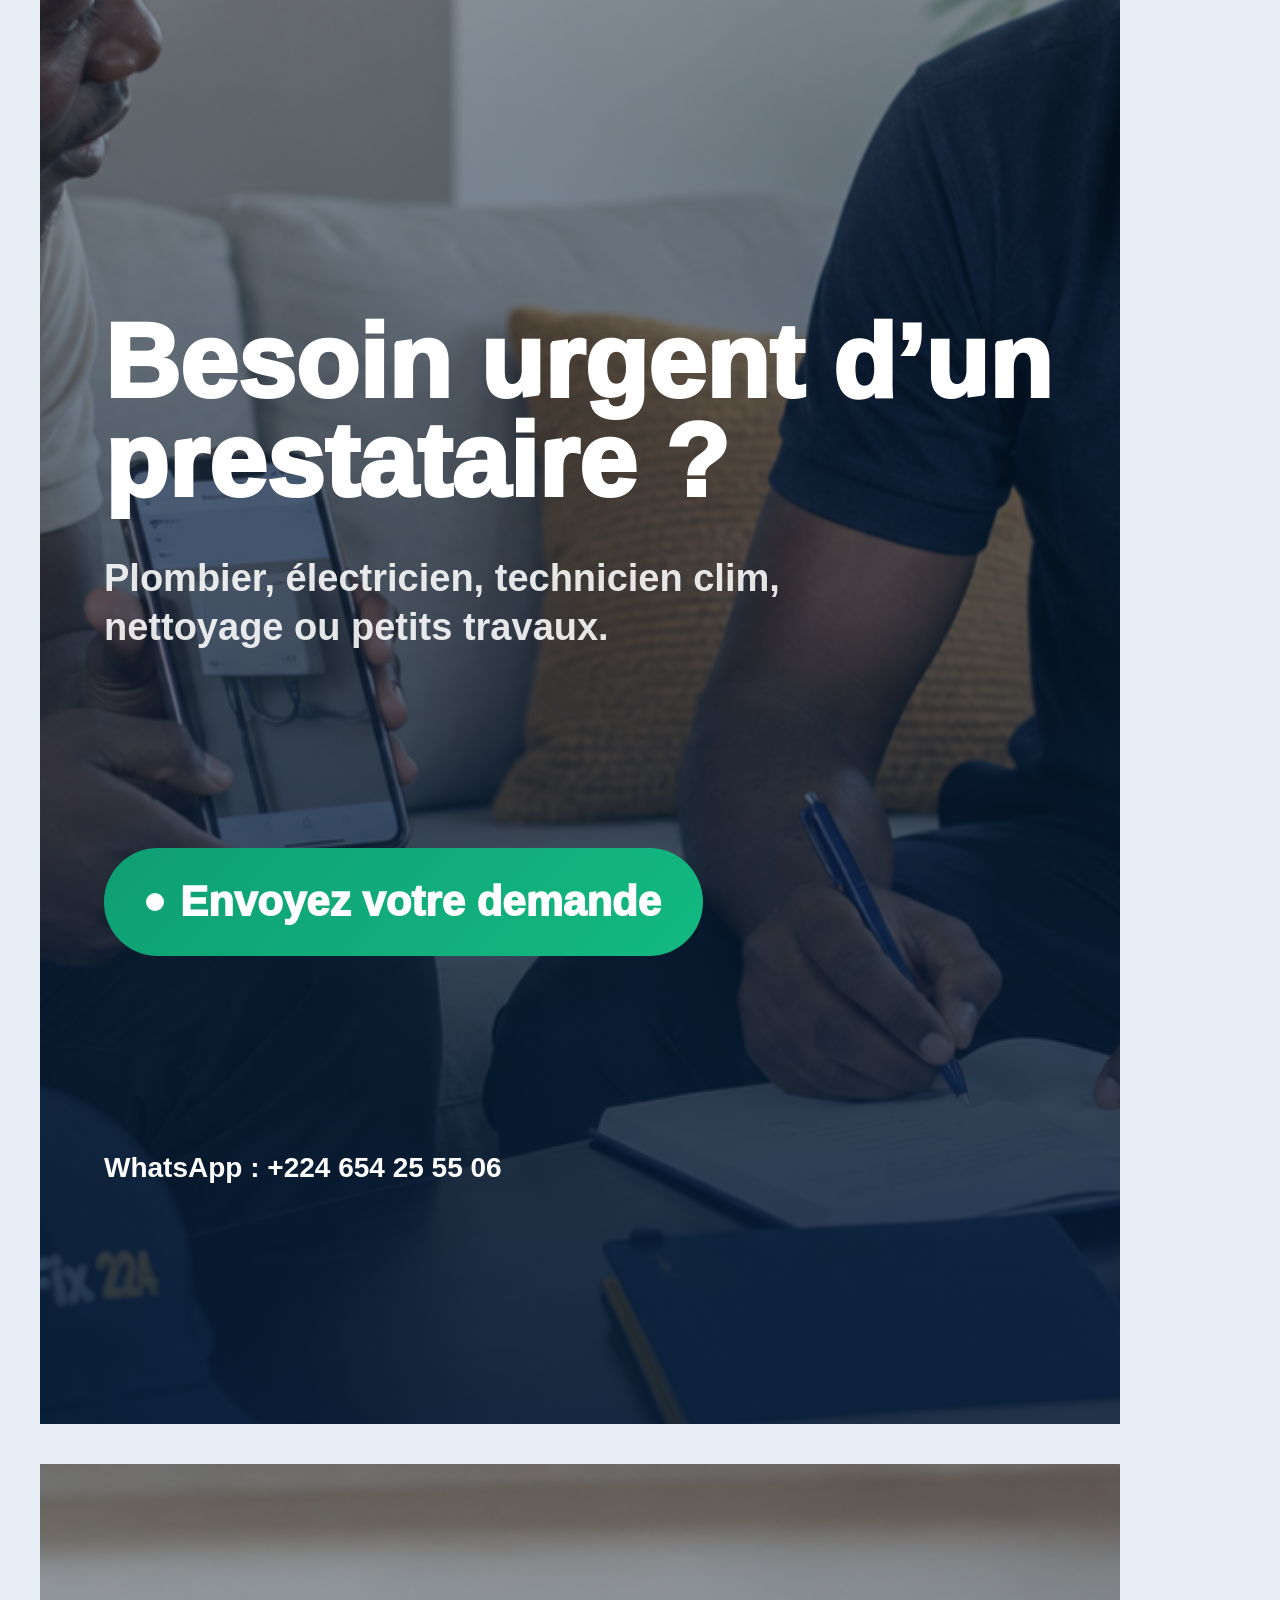
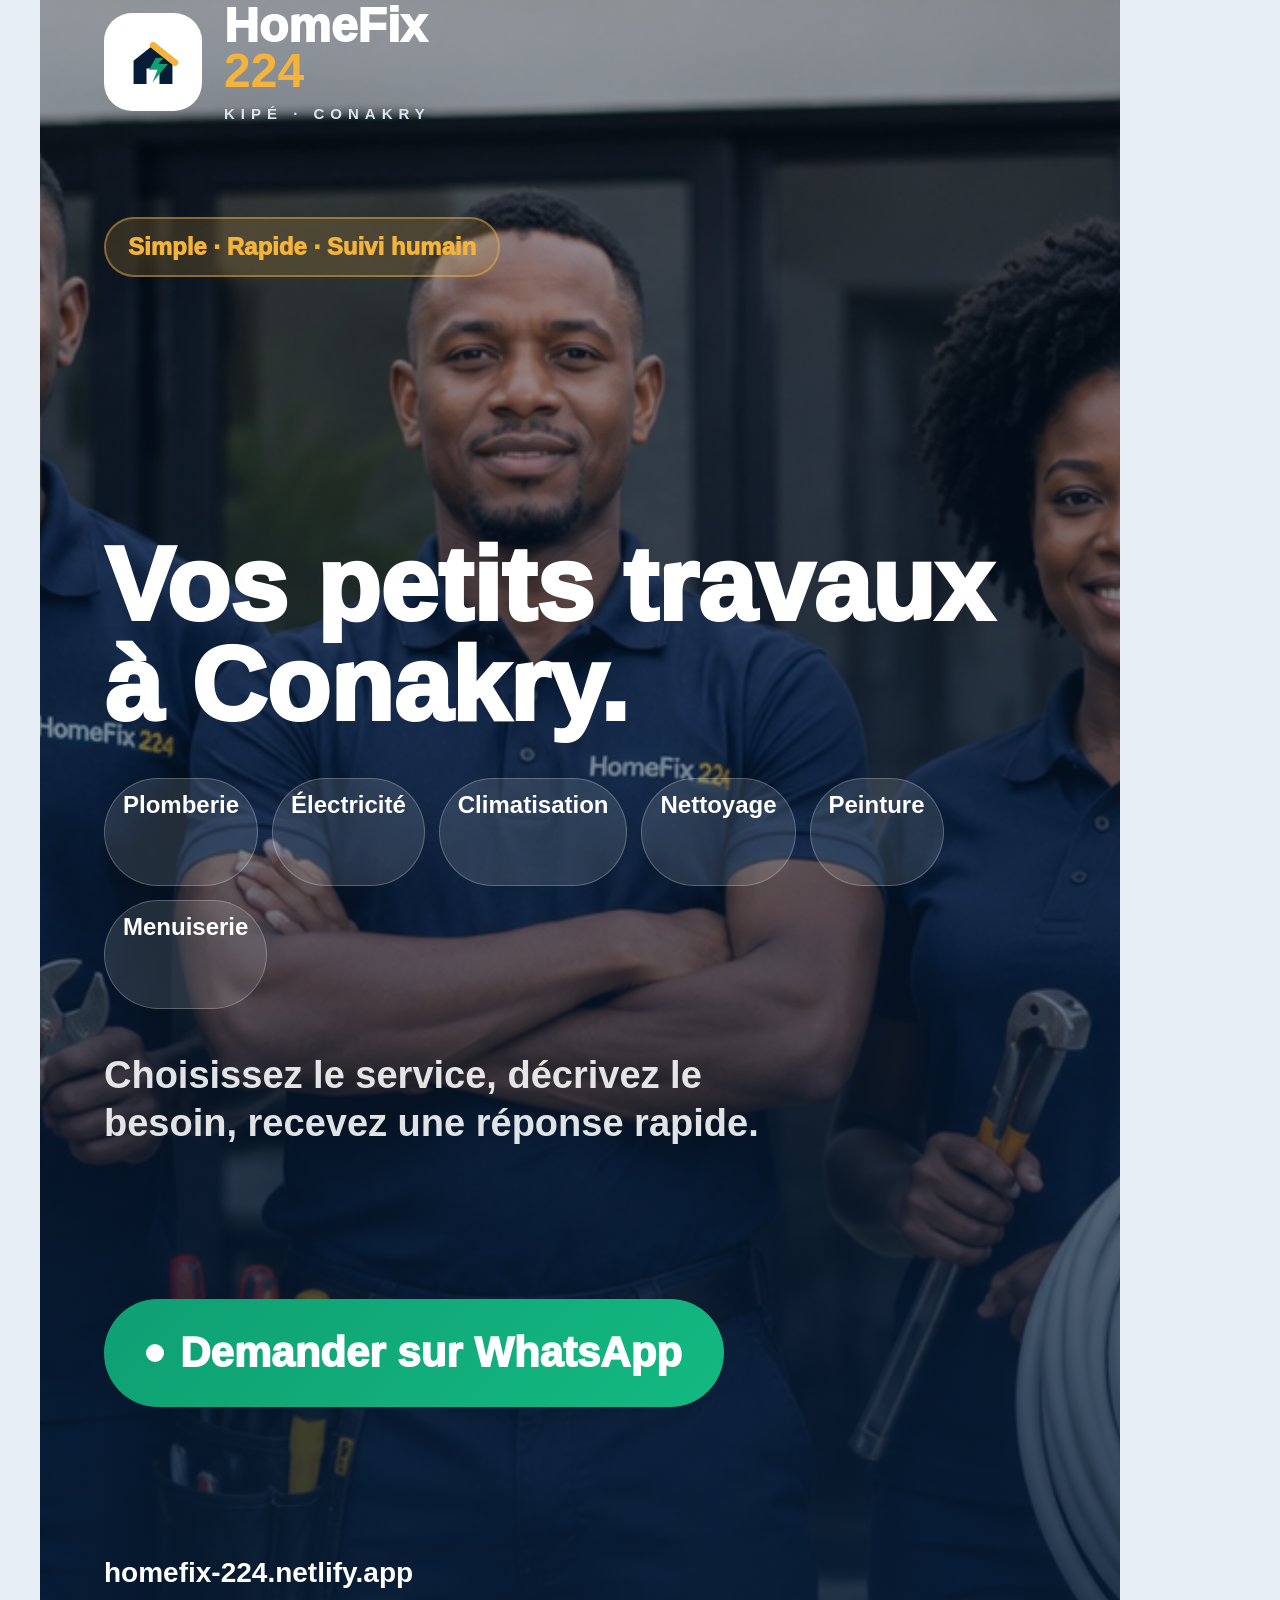
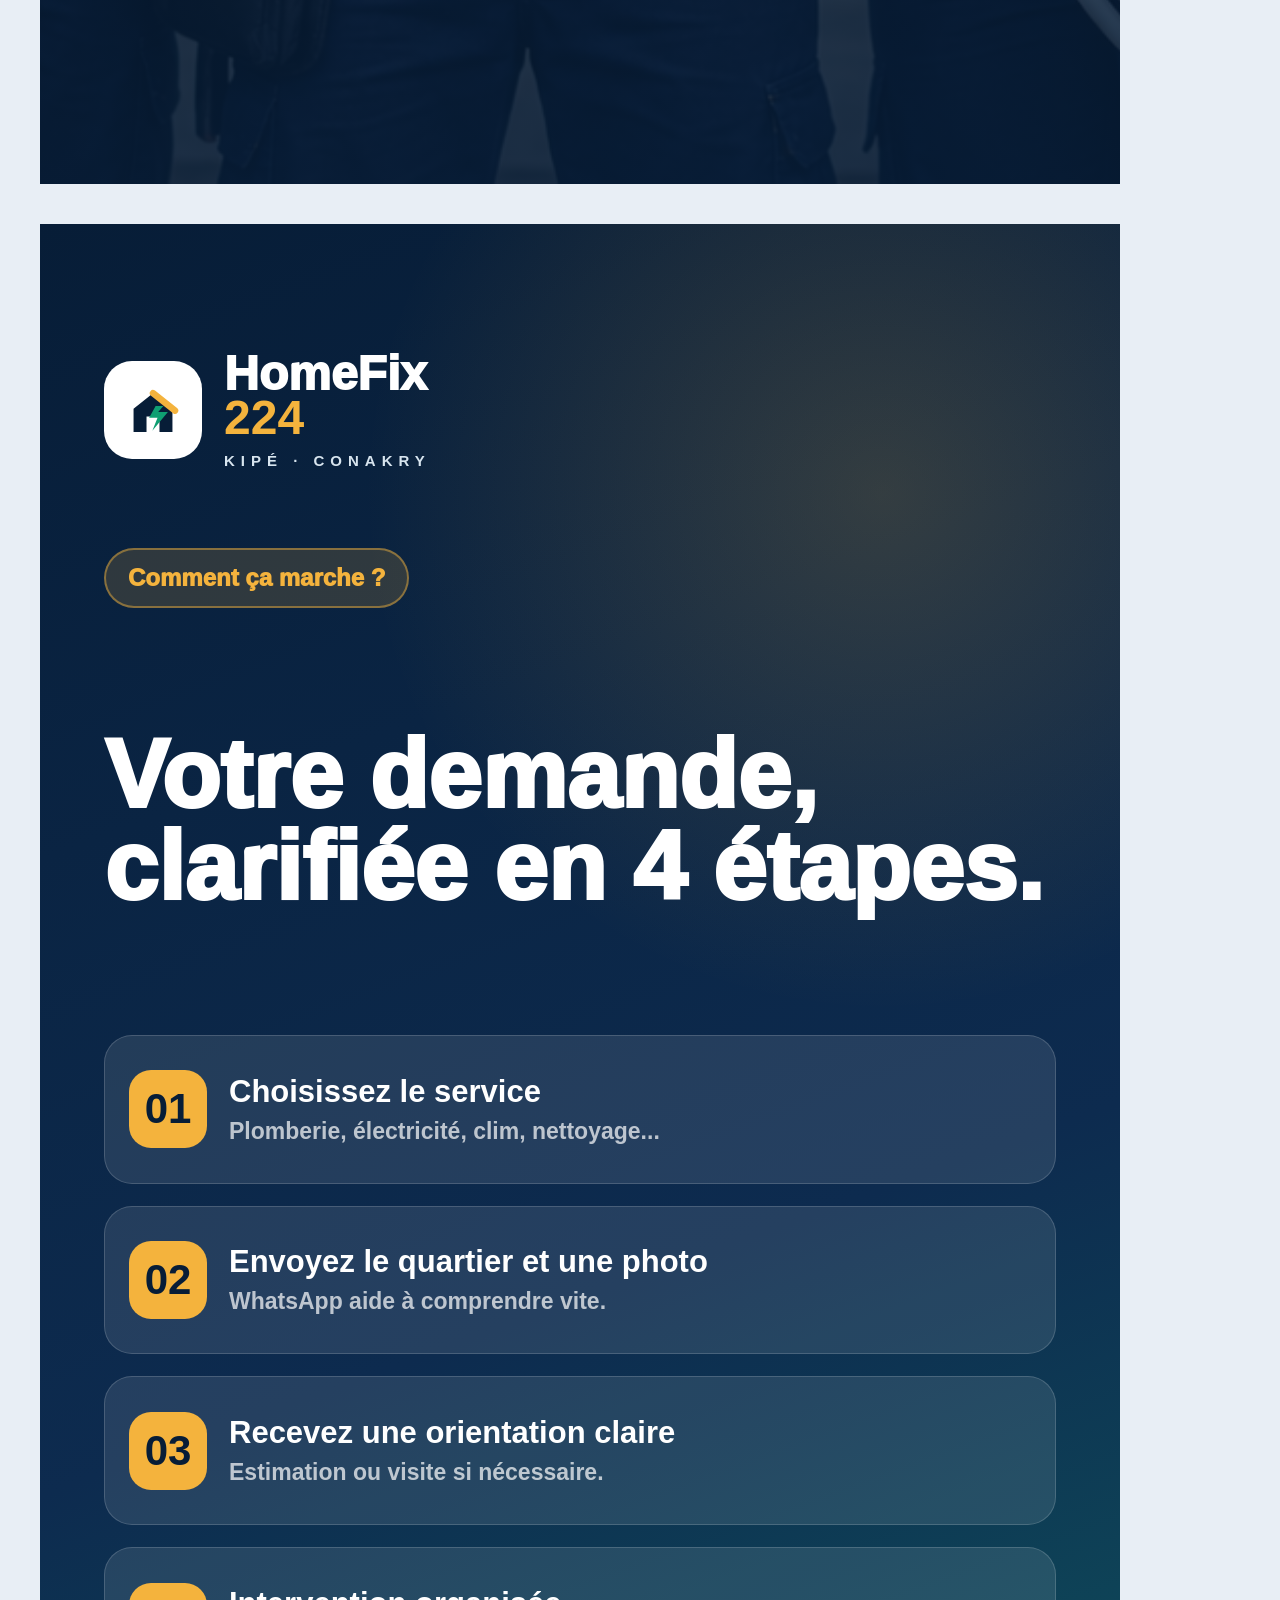
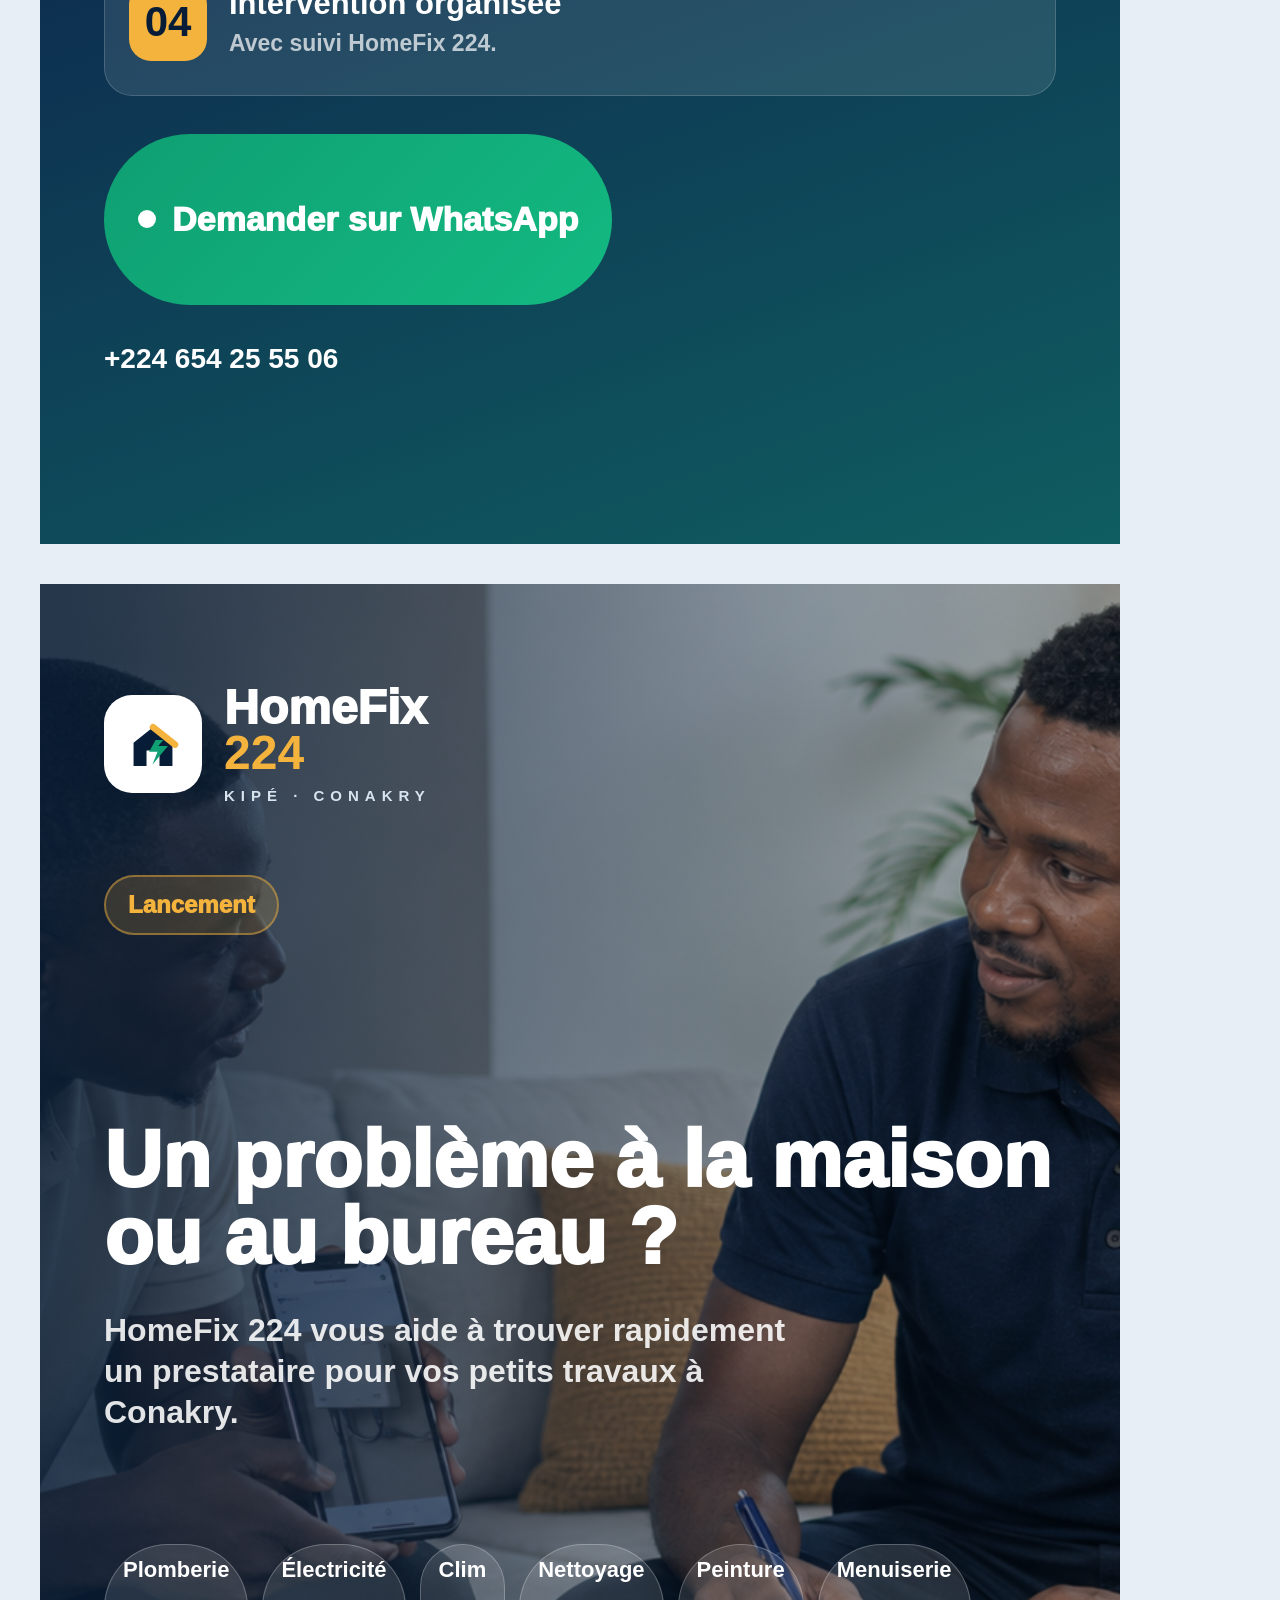
<file: marketing/launch-kit.html>
<!doctype html>
<html lang="fr">
  <head>
    <meta charset="UTF-8" />
    <meta name="viewport" content="width=device-width, initial-scale=1.0" />
    <title>HomeFix 224 - Kit de lancement</title>
    <style>
      :root {
        --navy: #071d37;
        --navy-2: #0d2b4f;
        --green: #0f9f72;
        --green-2: #13b981;
        --amber: #f4b33d;
        --text: #102034;
        --muted: #d8e5ef;
        --white: #ffffff;
      }

      * {
        box-sizing: border-box;
      }

      body {
        background: #e8eef5;
        font-family: Inter, Arial, sans-serif;
        margin: 0;
        padding: 40px;
      }

      .gallery {
        display: grid;
        gap: 40px;
      }

      .artboard {
        background: var(--white);
        color: var(--text);
        overflow: hidden;
        position: relative;
      }

      .brand-row {
        align-items: center;
        display: flex;
        gap: 22px;
        position: relative;
        z-index: 3;
      }

      .brand-mark {
        background: var(--white);
        border-radius: 28px;
        display: grid;
        height: 98px;
        place-items: center;
        width: 98px;
      }

      .brand-mark svg {
        height: 70px;
        width: 70px;
      }

      .brand-name {
        color: var(--white);
        display: grid;
        font-size: 48px;
        font-weight: 950;
        letter-spacing: 0;
        line-height: 0.92;
      }

      .brand-name strong {
        color: var(--amber);
      }

      .brand-name small {
        color: var(--muted);
        font-size: 15px;
        font-weight: 900;
        letter-spacing: 6px;
        margin-top: 14px;
        text-transform: uppercase;
      }

      .tag {
        align-self: start;
        background: rgba(244, 179, 61, 0.16);
        border: 2px solid rgba(244, 179, 61, 0.45);
        border-radius: 999px;
        color: var(--amber);
        display: inline-flex;
        font-size: 24px;
        font-weight: 950;
        justify-self: start;
        padding: 14px 22px;
        position: relative;
        z-index: 3;
      }

      .cta {
        align-items: center;
        background: linear-gradient(135deg, var(--green), var(--green-2));
        border-radius: 999px;
        color: var(--white);
        display: inline-flex;
        font-size: 34px;
        font-weight: 950;
        gap: 16px;
        justify-self: start;
        padding: 24px 34px;
        position: relative;
        z-index: 3;
      }

      .cta::before {
        background: var(--white);
        border-radius: 50%;
        content: "";
        height: 18px;
        width: 18px;
      }

      .contact {
        color: var(--white);
        font-size: 28px;
        font-weight: 900;
        position: relative;
        z-index: 3;
      }

      .photo {
        background-image: linear-gradient(90deg, rgba(7, 29, 55, 0.92), rgba(7, 29, 55, 0.36)), var(--image);
        background-position: center;
        background-size: cover;
        inset: 0;
        position: absolute;
      }

      .photo.light {
        background-image: linear-gradient(90deg, rgba(7, 29, 55, 0.74), rgba(7, 29, 55, 0.1)), var(--image);
      }

      .photo.soft {
        background-image: linear-gradient(90deg, rgba(7, 29, 55, 0.82), rgba(7, 29, 55, 0.16)), var(--image);
      }

      .photo.deep {
        background-image: linear-gradient(180deg, rgba(7, 29, 55, 0.2), rgba(7, 29, 55, 0.88)), var(--image);
      }

      .photo.left {
        background-position: left center;
      }

      .photo.right {
        background-position: right center;
      }

      .photo.top {
        background-position: center top;
      }

      h1,
      h2,
      p {
        margin: 0;
        position: relative;
        z-index: 3;
      }

      h1 {
        color: var(--white);
        font-size: 86px;
        font-weight: 950;
        letter-spacing: 0;
        line-height: 0.94;
        max-width: 760px;
      }

      h1 em {
        color: var(--amber);
        font-family: Georgia, "Times New Roman", serif;
        font-style: italic;
      }

      h2 {
        color: var(--white);
        font-size: 72px;
        font-weight: 950;
        letter-spacing: 0;
        line-height: 0.96;
      }

      p {
        color: rgba(255, 255, 255, 0.88);
        font-size: 32px;
        font-weight: 700;
        line-height: 1.28;
        max-width: 720px;
      }

      .service-pills {
        display: flex;
        flex-wrap: wrap;
        gap: 14px;
        position: relative;
        z-index: 3;
      }

      .service-pills span {
        background: rgba(255, 255, 255, 0.12);
        border: 1px solid rgba(255, 255, 255, 0.24);
        border-radius: 999px;
        color: var(--white);
        font-size: 24px;
        font-weight: 900;
        padding: 12px 18px;
      }

      .logo-main {
        align-items: center;
        background: transparent;
        display: flex;
        height: 420px;
        justify-content: center;
        width: 1400px;
      }

      .logo-main img {
        height: 420px;
        width: 1400px;
      }

      .logo-clean {
        align-items: center;
        background: transparent;
        display: flex;
        height: 420px;
        justify-content: center;
        width: 1400px;
      }

      .logo-clean img {
        height: 420px;
        width: 1400px;
      }

      .logo-mark-transparent {
        align-items: center;
        background: transparent;
        display: flex;
        height: 1080px;
        justify-content: center;
        width: 1080px;
      }

      .logo-mark-transparent img {
        height: 1080px;
        width: 1080px;
      }

      .avatar {
        align-items: center;
        background: radial-gradient(circle at 30% 18%, rgba(244, 179, 61, 0.25), transparent 28%), var(--navy);
        display: grid;
        height: 1080px;
        justify-items: center;
        padding: 96px;
        width: 1080px;
      }

      .avatar img {
        height: 820px;
        width: 820px;
      }

      .cover {
        --image: url("source-images/accueil-client-devis.png");
        height: 924px;
        padding: 72px 86px;
        width: 1640px;
      }

      .cover-content {
        display: grid;
        gap: 38px;
        height: 100%;
        position: relative;
        z-index: 3;
      }

      .cover h1 {
        font-size: 92px;
        margin-top: auto;
      }

      .cover .bottom-row {
        align-items: center;
        display: flex;
        justify-content: space-between;
      }

      .square {
        height: 1080px;
        padding: 64px;
        width: 1080px;
      }

      .square .content {
        display: grid;
        gap: 34px;
        height: 100%;
        position: relative;
        z-index: 3;
      }

      .square h2 {
        margin-top: auto;
      }

      .plumbing {
        --image: url("source-images/plomberie-urgence.png");
      }

      .electric {
        --image: url("source-images/electricite-tableau.png");
      }

      .maintenance-ad {
        --image: url("source-images/nettoyage-bureau.png");
      }

      .services-ad {
        --image: url("source-images/equipe-homefix-outils.png");
      }

      .icon-burst {
        align-items: center;
        background: rgba(255, 255, 255, 0.12);
        border: 2px solid rgba(255, 255, 255, 0.18);
        border-radius: 50%;
        color: var(--amber);
        display: flex;
        font-size: 122px;
        font-weight: 950;
        height: 230px;
        justify-content: center;
        position: absolute;
        right: 70px;
        top: 186px;
        width: 230px;
        z-index: 3;
      }

      .story {
        height: 1920px;
        padding: 86px 64px;
        width: 1080px;
      }

      .story .content {
        display: grid;
        gap: 42px;
        height: 100%;
        position: relative;
        z-index: 3;
      }

      .story h2 {
        font-size: 104px;
        margin-top: auto;
      }

      .story p {
        font-size: 38px;
      }

      .story .cta {
        align-self: start;
        font-size: 42px;
        padding: 30px 42px;
      }

      .story-urgent {
        --image: url("source-images/diagnostic-client-photo.png");
      }

      .story-services {
        --image: url("source-images/equipe-homefix-outils.png");
      }

      .story-process {
        background:
          radial-gradient(circle at 78% 14%, rgba(244, 179, 61, 0.18), transparent 28%),
          linear-gradient(160deg, var(--navy), #0d2b4f 55%, #0f5d60);
        height: 1920px;
        padding: 86px 64px;
        width: 1080px;
      }

      .story-process .content {
        display: grid;
        gap: 38px;
        height: 100%;
        position: relative;
        z-index: 3;
      }

      .story-process h2 {
        font-size: 96px;
      }

      .process-cards {
        display: grid;
        gap: 22px;
        position: relative;
        z-index: 3;
      }

      .process-card {
        align-items: center;
        background: rgba(255, 255, 255, 0.1);
        border: 1px solid rgba(255, 255, 255, 0.16);
        border-radius: 28px;
        color: var(--white);
        display: grid;
        font-size: 31px;
        font-weight: 900;
        gap: 4px;
        grid-template-columns: 96px 1fr;
        min-height: 128px;
        padding: 24px;
      }

      .process-card strong {
        align-items: center;
        background: var(--amber);
        border-radius: 22px;
        color: var(--navy);
        display: flex;
        font-size: 42px;
        height: 78px;
        justify-content: center;
        width: 78px;
      }

      .process-card small {
        color: rgba(255, 255, 255, 0.7);
        display: block;
        font-size: 23px;
        font-weight: 800;
        margin-top: 8px;
      }

      .flyer {
        --image: url("source-images/diagnostic-client-photo.png");
        height: 1350px;
        padding: 64px;
        width: 1080px;
      }

      .flyer .content {
        display: grid;
        gap: 34px;
        height: 100%;
        position: relative;
        z-index: 3;
      }

      .flyer h2 {
        font-size: 80px;
        margin-top: auto;
      }

      .flyer .service-pills span {
        font-size: 22px;
      }
    </style>
  </head>
  <body>
    <div class="gallery">
      <section class="artboard logo-main" id="logo-main">
        <img src="logo-homefix-224.svg" alt="Logo HomeFix 224" />
      </section>

      <section class="artboard logo-clean" id="logo-light">
        <img src="logo-homefix-224-light.svg" alt="Logo HomeFix 224 pour fond clair" />
      </section>

      <section class="artboard logo-clean" id="logo-white">
        <img src="logo-homefix-224-white.svg" alt="Logo HomeFix 224 blanc transparent" />
      </section>

      <section class="artboard logo-mark-transparent" id="logo-mark-transparent">
        <img src="logo-mark-homefix-224-transparent.svg" alt="Icône HomeFix 224 transparente" />
      </section>

      <section class="artboard avatar" id="avatar">
        <img src="logo-mark-homefix-224.svg" alt="Logo avatar HomeFix 224" />
      </section>

      <section class="artboard cover" id="facebook-cover">
        <div class="photo light right"></div>
        <div class="cover-content">
          <div class="brand-row">
            <div class="brand-mark">
              <svg viewBox="0 0 108 108" aria-hidden="true">
                <path d="M24 52L54 28L84 52V88H64V64H44V88H24V52Z" fill="#071D37"/>
                <path d="M54 28L88 55" stroke="#F4B33D" stroke-width="10" stroke-linecap="round"/>
                <path d="M58 48L48 66H61L53 86L77 57H62L70 48H58Z" fill="#0F9F72"/>
              </svg>
            </div>
            <div class="brand-name">HomeFix <strong>224</strong><small>Kipé · Conakry</small></div>
          </div>
          <h1>Vos petits travaux à Conakry, pris en charge <em>simplement.</em></h1>
          <div class="bottom-row">
            <span class="tag">Plomberie · Électricité · Clim · Nettoyage</span>
            <span class="contact">WhatsApp : +224 654 25 55 06</span>
          </div>
        </div>
      </section>

      <section class="artboard square plumbing" id="ad-plomberie">
        <div class="photo deep"></div>
        <div class="content">
          <div class="brand-row">
            <div class="brand-mark">
              <svg viewBox="0 0 108 108" aria-hidden="true">
                <path d="M24 52L54 28L84 52V88H64V64H44V88H24V52Z" fill="#071D37"/>
                <path d="M54 28L88 55" stroke="#F4B33D" stroke-width="10" stroke-linecap="round"/>
                <path d="M58 48L48 66H61L53 86L77 57H62L70 48H58Z" fill="#0F9F72"/>
              </svg>
            </div>
            <div class="brand-name">HomeFix <strong>224</strong><small>Kipé · Conakry</small></div>
          </div>
          <span class="tag">Intervention à Conakry</span>
          <h2>Fuite d’eau ? Robinet cassé ?</h2>
          <p>Envoyez votre besoin sur WhatsApp. HomeFix 224 vous aide à trouver une solution fiable.</p>
          <span class="cta">Demander sur WhatsApp</span>
          <span class="contact">+224 654 25 55 06</span>
        </div>
      </section>

      <section class="artboard square electric" id="ad-electricite-clim">
        <div class="photo deep left"></div>
        <div class="icon-burst">⚡</div>
        <div class="content">
          <div class="brand-row">
            <div class="brand-mark">
              <svg viewBox="0 0 108 108" aria-hidden="true">
                <path d="M24 52L54 28L84 52V88H64V64H44V88H24V52Z" fill="#071D37"/>
                <path d="M54 28L88 55" stroke="#F4B33D" stroke-width="10" stroke-linecap="round"/>
                <path d="M58 48L48 66H61L53 86L77 57H62L70 48H58Z" fill="#0F9F72"/>
              </svg>
            </div>
            <div class="brand-name">HomeFix <strong>224</strong><small>Kipé · Conakry</small></div>
          </div>
          <span class="tag">Dépannage rapide</span>
          <h2>Électricité ou clim en panne ?</h2>
          <p>Décrivez le problème, ajoutez une photo si possible, et recevez une réponse rapide.</p>
          <span class="cta">Écrire sur WhatsApp</span>
          <span class="contact">homefix-224.netlify.app</span>
        </div>
      </section>

      <section class="artboard square maintenance-ad" id="ad-maintenance">
        <div class="photo soft left"></div>
        <div class="content">
          <div class="brand-row">
            <div class="brand-mark">
              <svg viewBox="0 0 108 108" aria-hidden="true">
                <path d="M24 52L54 28L84 52V88H64V64H44V88H24V52Z" fill="#071D37"/>
                <path d="M54 28L88 55" stroke="#F4B33D" stroke-width="10" stroke-linecap="round"/>
                <path d="M58 48L48 66H61L53 86L77 57H62L70 48H58Z" fill="#0F9F72"/>
              </svg>
            </div>
            <div class="brand-name">HomeFix <strong>224</strong><small>Kipé · Conakry</small></div>
          </div>
          <span class="tag">PME · Bureaux · Résidences</span>
          <h2>Un contact unique pour vos petits travaux.</h2>
          <p>Maintenance, nettoyage, plomberie, électricité : gagnez du temps avec HomeFix 224.</p>
          <span class="cta">Demander un devis</span>
        </div>
      </section>

      <section class="artboard square services-ad" id="ad-services">
        <div class="photo deep"></div>
        <div class="content">
          <div class="brand-row">
            <div class="brand-mark">
              <svg viewBox="0 0 108 108" aria-hidden="true">
                <path d="M24 52L54 28L84 52V88H64V64H44V88H24V52Z" fill="#071D37"/>
                <path d="M54 28L88 55" stroke="#F4B33D" stroke-width="10" stroke-linecap="round"/>
                <path d="M58 48L48 66H61L53 86L77 57H62L70 48H58Z" fill="#0F9F72"/>
              </svg>
            </div>
            <div class="brand-name">HomeFix <strong>224</strong><small>Kipé · Conakry</small></div>
          </div>
          <span class="tag">Services à domicile</span>
          <h2>Un seul message pour organiser vos petits travaux.</h2>
          <p>Plomberie, électricité, climatisation, nettoyage, peinture, menuiserie.</p>
          <span class="cta">WhatsApp : +224 654 25 55 06</span>
        </div>
      </section>

      <section class="artboard story story-urgent" id="status-urgence">
        <div class="photo deep top"></div>
        <div class="content">
          <div class="brand-row">
            <div class="brand-mark">
              <svg viewBox="0 0 108 108" aria-hidden="true">
                <path d="M24 52L54 28L84 52V88H64V64H44V88H24V52Z" fill="#071D37"/>
                <path d="M54 28L88 55" stroke="#F4B33D" stroke-width="10" stroke-linecap="round"/>
                <path d="M58 48L48 66H61L53 86L77 57H62L70 48H58Z" fill="#0F9F72"/>
              </svg>
            </div>
            <div class="brand-name">HomeFix <strong>224</strong><small>Kipé · Conakry</small></div>
          </div>
          <span class="tag">Nouveau à Conakry</span>
          <h2>Besoin urgent d’un prestataire ?</h2>
          <p>Plombier, électricien, technicien clim, nettoyage ou petits travaux.</p>
          <span class="cta">Envoyez votre demande</span>
          <span class="contact">WhatsApp : +224 654 25 55 06</span>
        </div>
      </section>

      <section class="artboard story story-services" id="status-services">
        <div class="photo deep"></div>
        <div class="content">
          <div class="brand-row">
            <div class="brand-mark">
              <svg viewBox="0 0 108 108" aria-hidden="true">
                <path d="M24 52L54 28L84 52V88H64V64H44V88H24V52Z" fill="#071D37"/>
                <path d="M54 28L88 55" stroke="#F4B33D" stroke-width="10" stroke-linecap="round"/>
                <path d="M58 48L48 66H61L53 86L77 57H62L70 48H58Z" fill="#0F9F72"/>
              </svg>
            </div>
            <div class="brand-name">HomeFix <strong>224</strong><small>Kipé · Conakry</small></div>
          </div>
          <span class="tag">Simple · Rapide · Suivi humain</span>
          <h2>Vos petits travaux à Conakry.</h2>
          <div class="service-pills">
            <span>Plomberie</span>
            <span>Électricité</span>
            <span>Climatisation</span>
            <span>Nettoyage</span>
            <span>Peinture</span>
            <span>Menuiserie</span>
          </div>
          <p>Choisissez le service, décrivez le besoin, recevez une réponse rapide.</p>
          <span class="cta">Demander sur WhatsApp</span>
          <span class="contact">homefix-224.netlify.app</span>
        </div>
      </section>

      <section class="artboard story-process" id="status-process">
        <div class="content">
          <div class="brand-row">
            <div class="brand-mark">
              <svg viewBox="0 0 108 108" aria-hidden="true">
                <path d="M24 52L54 28L84 52V88H64V64H44V88H24V52Z" fill="#071D37"/>
                <path d="M54 28L88 55" stroke="#F4B33D" stroke-width="10" stroke-linecap="round"/>
                <path d="M58 48L48 66H61L53 86L77 57H62L70 48H58Z" fill="#0F9F72"/>
              </svg>
            </div>
            <div class="brand-name">HomeFix <strong>224</strong><small>Kipé · Conakry</small></div>
          </div>
          <span class="tag">Comment ça marche ?</span>
          <h2>Votre demande, clarifiée en 4 étapes.</h2>
          <div class="process-cards">
            <div class="process-card"><strong>01</strong><span>Choisissez le service<small>Plomberie, électricité, clim, nettoyage...</small></span></div>
            <div class="process-card"><strong>02</strong><span>Envoyez le quartier et une photo<small>WhatsApp aide à comprendre vite.</small></span></div>
            <div class="process-card"><strong>03</strong><span>Recevez une orientation claire<small>Estimation ou visite si nécessaire.</small></span></div>
            <div class="process-card"><strong>04</strong><span>Intervention organisée<small>Avec suivi HomeFix 224.</small></span></div>
          </div>
          <span class="cta">Demander sur WhatsApp</span>
          <span class="contact">+224 654 25 55 06</span>
        </div>
      </section>

      <section class="artboard flyer" id="flyer-digital">
        <div class="photo soft"></div>
        <div class="content">
          <div class="brand-row">
            <div class="brand-mark">
              <svg viewBox="0 0 108 108" aria-hidden="true">
                <path d="M24 52L54 28L84 52V88H64V64H44V88H24V52Z" fill="#071D37"/>
                <path d="M54 28L88 55" stroke="#F4B33D" stroke-width="10" stroke-linecap="round"/>
                <path d="M58 48L48 66H61L53 86L77 57H62L70 48H58Z" fill="#0F9F72"/>
              </svg>
            </div>
            <div class="brand-name">HomeFix <strong>224</strong><small>Kipé · Conakry</small></div>
          </div>
          <span class="tag">Lancement</span>
          <h2>Un problème à la maison ou au bureau ?</h2>
          <p>HomeFix 224 vous aide à trouver rapidement un prestataire pour vos petits travaux à Conakry.</p>
          <div class="service-pills">
            <span>Plomberie</span>
            <span>Électricité</span>
            <span>Clim</span>
            <span>Nettoyage</span>
            <span>Peinture</span>
            <span>Menuiserie</span>
          </div>
          <span class="cta">WhatsApp : +224 654 25 55 06</span>
        </div>
      </section>
    </div>
  </body>
</html>
</file>
<file: styles.css>
:root {
  --navy: #071d37;
  --navy-2: #0d2b4f;
  --ink: #09172a;
  --green: #0f9f72;
  --green-2: #13b981;
  --amber: #f4b33d;
  --bg: #f6f8fb;
  --surface: #ffffff;
  --soft: #eef3f8;
  --text: #142238;
  --muted: #64748b;
  --line: #d7e0ea;
  --shadow: 0 24px 70px rgba(7, 29, 55, 0.14);
  --radius: 10px;
  color-scheme: light;
}

* {
  box-sizing: border-box;
}

html {
  scroll-padding-top: 92px;
  scroll-behavior: smooth;
}

body {
  margin: 0;
  background: var(--bg);
  color: var(--text);
  font-family: Inter, ui-sans-serif, system-ui, -apple-system, BlinkMacSystemFont, "Segoe UI", sans-serif;
  letter-spacing: 0;
}

body::selection {
  background: rgba(15, 159, 114, 0.2);
}

a {
  color: inherit;
  text-decoration: none;
}

button,
input,
select,
textarea {
  font: inherit;
}

.site-header {
  align-items: center;
  background: rgba(7, 29, 55, 0.97);
  color: #fff;
  display: flex;
  gap: 20px;
  justify-content: space-between;
  padding: 16px clamp(18px, 5vw, 48px);
  position: sticky;
  top: 0;
  z-index: 20;
  backdrop-filter: blur(14px);
}

.brand {
  display: inline-flex;
  flex-direction: column;
  line-height: 1;
}

.brand-main {
  font-size: 1.2rem;
  font-weight: 900;
  white-space: nowrap;
}

.brand-main strong {
  color: var(--amber);
}

.brand-sub {
  font-size: 0.55rem;
  font-weight: 800;
  letter-spacing: 0.34em;
  margin-top: 6px;
  text-transform: uppercase;
}

.desktop-nav {
  align-items: center;
  display: none;
  flex: 1;
  gap: 28px;
  justify-content: center;
  font-size: 0.92rem;
  font-weight: 700;
}

.desktop-nav a {
  color: rgba(255, 255, 255, 0.78);
  transition: color 0.2s ease;
  white-space: nowrap;
}

.desktop-nav a:hover {
  color: #fff;
}

.mobile-menu-toggle {
  align-items: center;
  background: rgba(255, 255, 255, 0.1);
  border: 1px solid rgba(255, 255, 255, 0.16);
  border-radius: 999px;
  color: #fff;
  cursor: pointer;
  display: inline-flex;
  font-size: 0.82rem;
  font-weight: 900;
  gap: 9px;
  min-height: 42px;
  padding: 0 12px 0 8px;
  position: relative;
  transition: background 0.2s ease, border-color 0.2s ease, transform 0.2s ease;
  z-index: 31;
}

.mobile-menu-toggle:hover,
.mobile-menu-toggle[aria-expanded="true"] {
  background: rgba(15, 159, 114, 0.24);
  border-color: rgba(19, 185, 129, 0.58);
}

.menu-mark {
  background: #fff;
  border-radius: 999px;
  display: grid;
  gap: 4px;
  height: 30px;
  padding: 8px;
  place-content: center;
  width: 30px;
}

.menu-mark span {
  background: var(--navy);
  border-radius: 99px;
  display: block;
  height: 2px;
  transition: transform 0.22s ease, width 0.22s ease;
  width: 14px;
}

.mobile-menu-toggle[aria-expanded="true"] .menu-mark span:first-child {
  transform: translateY(3px) rotate(45deg);
}

.mobile-menu-toggle[aria-expanded="true"] .menu-mark span:last-child {
  transform: translateY(-3px) rotate(-45deg);
}

.mobile-menu {
  background:
    linear-gradient(145deg, rgba(7, 29, 55, 0.98), rgba(13, 43, 79, 0.96)),
    radial-gradient(circle at 10% 0%, rgba(244, 179, 61, 0.16), transparent 32%);
  border: 1px solid rgba(255, 255, 255, 0.14);
  border-radius: 22px;
  box-shadow: 0 30px 80px rgba(7, 29, 55, 0.36);
  color: #fff;
  display: grid;
  gap: 8px;
  left: 14px;
  opacity: 0;
  padding: 14px;
  pointer-events: none;
  position: fixed;
  right: 14px;
  top: 76px;
  transform: translateY(-10px) scale(0.98);
  transition: opacity 0.22s ease, transform 0.22s ease;
  z-index: 30;
  backdrop-filter: blur(18px);
}

.mobile-menu.is-open {
  opacity: 1;
  pointer-events: auto;
  transform: translateY(0) scale(1);
}

.mobile-menu-head {
  align-items: center;
  background: rgba(255, 255, 255, 0.08);
  border-radius: 16px;
  display: flex;
  justify-content: space-between;
  margin-bottom: 4px;
  padding: 12px 14px;
}

.mobile-menu-head span {
  font-weight: 950;
}

.mobile-menu-head strong {
  color: var(--amber);
  font-size: 0.74rem;
  letter-spacing: 0.12em;
  text-transform: uppercase;
}

.mobile-menu a {
  align-items: center;
  border-radius: 16px;
  color: rgba(255, 255, 255, 0.86);
  display: flex;
  font-size: 1rem;
  font-weight: 900;
  justify-content: space-between;
  min-height: 48px;
  padding: 0 14px;
  transition: background 0.2s ease, color 0.2s ease, transform 0.2s ease;
}

.mobile-menu a::after {
  color: var(--amber);
  content: "›";
  font-size: 1.35rem;
  line-height: 1;
}

.mobile-menu a:hover {
  background: rgba(255, 255, 255, 0.08);
  color: #fff;
  transform: translateX(2px);
}

.mobile-menu .mobile-menu-cta {
  background: linear-gradient(135deg, var(--green), var(--green-2));
  color: #fff;
  justify-content: center;
  margin-top: 6px;
}

.mobile-menu .mobile-menu-cta::after {
  content: "";
}

.mobile-menu .mobile-menu-cta .wa-dot {
  margin-right: 8px;
}

.nav-cta {
  align-items: center;
  background: var(--green);
  border-radius: var(--radius);
  display: none;
  font-size: 0.9rem;
  font-weight: 900;
  gap: 9px;
  min-height: 46px;
  padding: 0 18px;
  transition: transform 0.2s ease, background 0.2s ease;
  white-space: nowrap;
}

.nav-cta:hover {
  background: var(--green-2);
  transform: translateY(-1px);
}

.wa-dot {
  background: #fff;
  border-radius: 999px;
  display: inline-block;
  height: 10px;
  width: 10px;
}

.hero {
  background: radial-gradient(circle at 0% 0%, rgba(244, 179, 61, 0.14), transparent 32%), #fff;
  display: grid;
  gap: 0;
  min-height: calc(92svh - 70px);
  overflow: hidden;
}

.hero-copy {
  align-content: center;
  display: grid;
  padding: 44px clamp(22px, 6vw, 72px) 34px;
  position: relative;
  z-index: 2;
}

.hero h1 {
  color: var(--ink);
  display: grid;
  font-size: clamp(2.65rem, 8vw, 5.25rem);
  font-weight: 950;
  line-height: 0.94;
  margin: 0;
  max-width: 900px;
  text-wrap: balance;
}

.hero h1 span {
  animation: titleRise 0.72s ease both;
  display: block;
}

.hero h1 span:nth-child(2) {
  animation-delay: 0.11s;
}

.hero h1 strong {
  color: var(--green);
  font-weight: 950;
}

.hero h1 em {
  color: var(--navy);
  font-family: Georgia, "Times New Roman", ui-serif, serif;
  font-size: 1.04em;
  font-style: italic;
  font-weight: 500;
}

.hero p {
  animation: fadeUp 0.72s ease 0.2s both;
  color: #40516a;
  font-size: clamp(1rem, 2.2vw, 1.18rem);
  line-height: 1.68;
  margin: 24px 0 0;
  max-width: 670px;
}

.hero-actions {
  animation: fadeUp 0.72s ease 0.3s both;
  display: grid;
  gap: 12px;
  margin-top: 30px;
  max-width: 440px;
}

.hero-microcopy {
  animation: fadeUp 0.72s ease 0.42s both;
  color: #41516a;
  display: flex;
  flex-wrap: wrap;
  gap: 10px;
  margin-top: 20px;
}

.hero-microcopy span {
  align-items: center;
  display: inline-flex;
  font-size: 0.9rem;
  font-weight: 800;
  gap: 8px;
}

.hero-microcopy span::before {
  background: var(--amber);
  border-radius: 999px;
  content: "";
  height: 8px;
  width: 8px;
}

.button {
  align-items: center;
  border: 1px solid transparent;
  border-radius: var(--radius);
  cursor: pointer;
  display: inline-flex;
  font-weight: 900;
  justify-content: center;
  min-height: 56px;
  padding: 0 22px;
  text-align: center;
  transition: transform 0.2s ease, box-shadow 0.2s ease, background 0.2s ease, border-color 0.2s ease;
}

.button:hover {
  transform: translateY(-2px);
}

.button:focus-visible,
.service-card:focus-visible,
input:focus-visible,
select:focus-visible,
textarea:focus-visible {
  outline: 3px solid rgba(15, 159, 114, 0.28);
  outline-offset: 2px;
}

.button-primary {
  background: linear-gradient(135deg, var(--green), var(--green-2));
  color: #fff;
  box-shadow: 0 18px 34px rgba(15, 159, 114, 0.26);
}

.button-secondary {
  background: rgba(255, 255, 255, 0.86);
  border-color: var(--navy);
  color: var(--navy);
}

.button-dark {
  background: var(--navy);
  color: #fff;
}

.button-outline-light {
  border-color: rgba(255, 255, 255, 0.72);
  color: #fff;
}

.hero-media {
  min-height: 360px;
  overflow: hidden;
  position: relative;
}

.hero-media::before {
  background: linear-gradient(90deg, #fff 0%, rgba(255, 255, 255, 0.82) 16%, rgba(255, 255, 255, 0) 44%);
  content: "";
  inset: 0;
  pointer-events: none;
  position: absolute;
  z-index: 1;
}

.hero-media picture,
.team-media picture {
  display: block;
  height: 100%;
  width: 100%;
}

.hero-media img {
  animation: heroDrift 9s ease-in-out infinite alternate;
  height: 100%;
  object-fit: cover;
  object-position: 61% center;
  width: 100%;
}

.trust-strip {
  background: var(--navy);
  color: #fff;
  display: grid;
  gap: 1px;
  margin: 0;
  max-width: 100%;
}

.trust-strip article {
  align-items: center;
  background: linear-gradient(135deg, var(--navy), var(--navy-2));
  display: flex;
  gap: 16px;
  min-width: 0;
  padding: 22px clamp(20px, 3.4vw, 40px);
}

.trust-strip article > div {
  min-width: 0;
}

.trust-icon {
  color: var(--amber);
  display: grid;
  flex: 0 0 40px;
  font-size: 1.7rem;
  font-weight: 900;
  place-items: center;
}

.trust-strip h2 {
  font-size: 1rem;
  margin: 0 0 5px;
  overflow-wrap: anywhere;
}

.trust-strip p {
  color: rgba(255, 255, 255, 0.76);
  font-size: 0.9rem;
  line-height: 1.45;
  margin: 0;
  overflow-wrap: anywhere;
}

.section {
  padding: 62px clamp(22px, 6vw, 72px);
}

.service-page {
  background: #f6f8fb;
}

.service-landing-hero {
  background:
    radial-gradient(circle at 9% 0%, rgba(244, 179, 61, 0.18), transparent 34%),
    linear-gradient(135deg, #071d37 0%, #0d2b4f 58%, #0f5d60 100%);
  color: #fff;
  display: grid;
  gap: 28px;
  min-height: 680px;
  overflow: hidden;
  padding: clamp(42px, 8vw, 88px) clamp(22px, 6vw, 72px);
  position: relative;
}

.service-landing-hero::after {
  background: linear-gradient(180deg, rgba(246, 248, 251, 0) 0%, #f6f8fb 100%);
  bottom: 0;
  content: "";
  height: 120px;
  left: 0;
  pointer-events: none;
  position: absolute;
  right: 0;
}

.service-hero-copy,
.service-hero-media {
  position: relative;
  z-index: 1;
}

.service-hero-copy {
  align-content: center;
  display: grid;
  gap: 22px;
  max-width: 720px;
}

.service-breadcrumb {
  color: rgba(255, 255, 255, 0.72);
  font-size: 0.86rem;
  font-weight: 850;
}

.service-breadcrumb a {
  color: #fff;
}

.service-hero-copy h1 {
  font-size: clamp(2.6rem, 7vw, 5rem);
  font-weight: 950;
  line-height: 0.96;
  margin: 0;
  text-wrap: balance;
}

.service-hero-copy h1 em {
  color: var(--amber);
  font-family: Georgia, "Times New Roman", ui-serif, serif;
  font-style: italic;
  font-weight: 500;
}

.service-hero-copy p {
  color: rgba(255, 255, 255, 0.78);
  font-size: clamp(1.02rem, 2.2vw, 1.2rem);
  line-height: 1.7;
  margin: 0;
}

.service-hero-media {
  border: 1px solid rgba(255, 255, 255, 0.18);
  border-radius: 18px;
  box-shadow: 0 34px 90px rgba(0, 0, 0, 0.28);
  min-height: 320px;
  overflow: hidden;
}

.service-hero-media img {
  display: block;
  height: 100%;
  object-fit: cover;
  width: 100%;
}

.service-quick-facts {
  display: flex;
  flex-wrap: wrap;
  gap: 10px;
}

.service-quick-facts span {
  background: rgba(255, 255, 255, 0.11);
  border: 1px solid rgba(255, 255, 255, 0.16);
  border-radius: 999px;
  color: rgba(255, 255, 255, 0.9);
  font-size: 0.88rem;
  font-weight: 850;
  padding: 10px 13px;
}

.service-seo-main {
  display: grid;
  gap: 24px;
  margin-top: -52px;
  padding: 0 clamp(22px, 6vw, 72px) 72px;
  position: relative;
  z-index: 2;
}

.service-content-grid {
  display: grid;
  gap: 18px;
}

.service-info-card,
.service-cta-card {
  background: #fff;
  border: 1px solid rgba(215, 224, 234, 0.9);
  border-radius: var(--radius);
  box-shadow: 0 18px 48px rgba(7, 29, 55, 0.08);
  padding: clamp(24px, 4vw, 36px);
}

.service-info-card h2,
.service-cta-card h2 {
  color: var(--ink);
  font-size: clamp(1.55rem, 3.2vw, 2.25rem);
  line-height: 1.08;
  margin: 0 0 16px;
}

.service-info-card p,
.service-cta-card p {
  color: #4b5d75;
  line-height: 1.68;
  margin: 0 0 18px;
}

.service-list {
  display: grid;
  gap: 11px;
  list-style: none;
  margin: 0;
  padding: 0;
}

.service-list li {
  align-items: flex-start;
  color: #25364f;
  display: flex;
  gap: 10px;
  line-height: 1.5;
}

.service-list li::before {
  background: var(--green);
  border-radius: 999px;
  content: "";
  flex: 0 0 9px;
  height: 9px;
  margin-top: 7px;
}

.service-related {
  display: flex;
  flex-wrap: wrap;
  gap: 10px;
}

.service-related a {
  background: #eef3f8;
  border-radius: 999px;
  color: var(--navy);
  font-size: 0.88rem;
  font-weight: 850;
  padding: 10px 13px;
}

.service-cta-card {
  background:
    radial-gradient(circle at 100% 0%, rgba(244, 179, 61, 0.18), transparent 34%),
    #071d37;
  color: #fff;
}

.service-cta-card h2,
.service-cta-card p {
  color: #fff;
}

.service-cta-card p {
  color: rgba(255, 255, 255, 0.76);
}

.services-section {
  background: var(--bg);
}

.team-section {
  align-items: center;
  background:
    radial-gradient(circle at 8% 0%, rgba(15, 159, 114, 0.1), transparent 34%),
    linear-gradient(180deg, #ffffff 0%, #f6f8fb 100%);
  display: grid;
  gap: 28px;
  padding: 66px clamp(22px, 6vw, 72px);
}

.team-copy {
  display: grid;
  gap: 18px;
}

.team-copy h2 {
  color: var(--ink);
  font-size: clamp(2rem, 5vw, 3.2rem);
  line-height: 1.02;
  margin: 0;
  max-width: 720px;
  text-wrap: balance;
}

.team-copy p:not(.panel-label) {
  color: #40516a;
  font-size: 1.03rem;
  line-height: 1.7;
  margin: 0;
  max-width: 650px;
}

.team-proof {
  display: flex;
  flex-wrap: wrap;
  gap: 10px;
}

.team-proof span {
  background: #fff;
  border: 1px solid var(--line);
  border-radius: 999px;
  color: var(--navy);
  font-size: 0.86rem;
  font-weight: 900;
  padding: 10px 13px;
}

.team-media {
  border-radius: var(--radius);
  box-shadow: var(--shadow);
  min-height: 260px;
  overflow: hidden;
  position: relative;
}

.team-media::after {
  background: linear-gradient(0deg, rgba(7, 29, 55, 0.2), transparent 36%);
  content: "";
  inset: 0;
  pointer-events: none;
  position: absolute;
}

.team-media img {
  display: block;
  height: 100%;
  object-fit: cover;
  object-position: center;
  width: 100%;
}

.section-heading {
  margin: 0 auto 30px;
  max-width: 780px;
  text-align: center;
}

.section-heading h2,
.maintenance h2,
.urgent-band h2 {
  color: var(--ink);
  font-size: clamp(1.85rem, 5vw, 2.8rem);
  line-height: 1.06;
  margin: 0;
  text-wrap: balance;
}

.section-heading p {
  color: var(--muted);
  font-size: 1rem;
  line-height: 1.68;
  margin: 14px auto 0;
  max-width: 680px;
}

.service-layout {
  align-items: start;
  display: grid;
  gap: 18px;
  margin: 0 auto;
  max-width: 1160px;
}

.service-grid {
  display: grid;
  gap: 12px;
  grid-template-columns: repeat(2, minmax(0, 1fr));
}

.service-card {
  align-items: start;
  background: var(--surface);
  border: 1px solid var(--line);
  border-radius: var(--radius);
  color: var(--text);
  cursor: pointer;
  display: grid;
  gap: 7px;
  min-height: 138px;
  padding: 18px 14px;
  text-align: left;
  transition: border-color 0.2s ease, box-shadow 0.2s ease, transform 0.2s ease, background 0.2s ease;
}

.service-card span {
  color: var(--amber);
  font-size: 2rem;
  font-weight: 900;
  line-height: 1;
}

.service-card strong {
  font-size: 0.98rem;
}

.service-card small {
  color: var(--muted);
  font-size: 0.78rem;
  font-weight: 700;
  line-height: 1.35;
}

.service-card:hover,
.service-card.is-selected {
  background: #fff;
  border-color: var(--green);
  box-shadow: 0 18px 38px rgba(7, 29, 55, 0.1);
  transform: translateY(-2px);
}

.service-panel {
  background: linear-gradient(145deg, #ffffff, #eef7f3);
  border: 1px solid rgba(15, 159, 114, 0.24);
  border-radius: var(--radius);
  box-shadow: var(--shadow);
  display: grid;
  gap: 16px;
  overflow: hidden;
  padding: 26px;
  position: sticky;
  top: 96px;
}

.service-panel h3 {
  color: var(--ink);
  font-size: clamp(1.7rem, 4vw, 2.35rem);
  line-height: 1.05;
  margin: 0;
}

.service-panel p {
  color: #41516a;
  line-height: 1.65;
  margin: 0;
}

.service-panel ul {
  display: grid;
  gap: 10px;
  list-style: none;
  margin: 0;
  padding: 0;
}

.service-panel li {
  align-items: start;
  color: #26364d;
  display: flex;
  gap: 10px;
  line-height: 1.45;
}

.service-panel li::before {
  background: var(--amber);
  border-radius: 999px;
  content: "";
  flex: 0 0 9px;
  height: 9px;
  margin-top: 7px;
  width: 9px;
}

.service-panel-actions {
  display: grid;
  gap: 10px;
  margin-top: 4px;
}

.process {
  background:
    radial-gradient(circle at 22% 8%, rgba(244, 179, 61, 0.18), transparent 28%),
    radial-gradient(circle at 82% 20%, rgba(15, 159, 114, 0.2), transparent 30%),
    linear-gradient(150deg, #06182d 0%, #09213d 52%, #071d37 100%);
  color: #fff;
  overflow: hidden;
  position: relative;
}

.process::before {
  background:
    linear-gradient(90deg, rgba(255, 255, 255, 0.045) 1px, transparent 1px),
    linear-gradient(0deg, rgba(255, 255, 255, 0.035) 1px, transparent 1px);
  background-size: 76px 76px;
  content: "";
  inset: 0;
  opacity: 0.5;
  pointer-events: none;
  position: absolute;
}

.process > * {
  position: relative;
  z-index: 1;
}

.process .section-heading h2 {
  color: #fff;
}

.process .section-heading p:not(.panel-label) {
  color: rgba(255, 255, 255, 0.72);
}

.process-slider {
  align-items: center;
  display: grid;
  grid-template-columns: auto minmax(136px, 0.26fr) minmax(680px, 1.2fr) minmax(136px, 0.26fr) auto;
  gap: clamp(12px, 2vw, 22px);
  margin: 0 auto;
  max-width: 1360px;
  overflow: hidden;
  position: relative;
}

.process-focus {
  background:
    linear-gradient(145deg, rgba(255, 255, 255, 0.16), rgba(255, 255, 255, 0.07)),
    rgba(7, 29, 55, 0.58);
  border: 1px solid rgba(255, 255, 255, 0.16);
  border-radius: var(--radius);
  box-shadow: 0 34px 110px rgba(0, 0, 0, 0.28);
  backdrop-filter: blur(18px);
  display: grid;
  grid-template-columns: minmax(0, 0.96fr) minmax(0, 1fr);
  min-height: 430px;
  overflow: hidden;
  transform-origin: center;
}

.process-focus-media {
  aspect-ratio: 1 / 1.02;
  min-height: 430px;
  min-width: 0;
  overflow: hidden;
  position: relative;
}

.process-focus-media img,
.process-peek img,
.proof-photo img {
  display: block;
  height: 100%;
  object-fit: cover;
  width: 100%;
}

.process-focus-media::after {
  background:
    linear-gradient(90deg, rgba(7, 29, 55, 0.08), rgba(7, 29, 55, 0.52)),
    linear-gradient(0deg, rgba(7, 29, 55, 0.42), transparent 38%);
  content: "";
  inset: 0;
  pointer-events: none;
  position: absolute;
}

.process-media-chip {
  background: rgba(255, 255, 255, 0.9);
  border-radius: 999px;
  bottom: 22px;
  color: var(--navy);
  font-size: 0.8rem;
  font-weight: 950;
  left: 22px;
  padding: 10px 14px;
  position: absolute;
  z-index: 2;
}

.process-focus-copy {
  align-content: center;
  display: grid;
  gap: 18px;
  min-width: 0;
  padding: clamp(28px, 4vw, 52px);
  position: relative;
}

.process-step-badge,
.process-peek span {
  background: linear-gradient(135deg, var(--amber), #ffd36f);
  border-radius: var(--radius);
  color: var(--navy);
  display: grid;
  font-size: 1.35rem;
  font-weight: 950;
  height: 72px;
  place-items: center;
  width: 72px;
}

.process-step-badge {
  position: absolute;
  right: clamp(22px, 4vw, 44px);
  top: clamp(22px, 4vw, 44px);
}

.process-focus h3 {
  color: #fff;
  font-size: clamp(2.1rem, 4vw, 3.35rem);
  line-height: 1.02;
  margin: 26px 0 0;
  max-width: 480px;
  overflow-wrap: anywhere;
}

.process-focus-copy > p:not(.panel-label) {
  color: rgba(255, 255, 255, 0.76);
  font-size: clamp(1rem, 2vw, 1.24rem);
  line-height: 1.55;
  margin: 0;
  max-width: 520px;
}

.process-progress {
  display: flex;
  gap: 10px;
  margin-top: 18px;
}

.process-progress span {
  background: rgba(255, 255, 255, 0.16);
  border-radius: 999px;
  height: 8px;
  width: 64px;
}

.process-progress span.is-active {
  background: var(--amber);
}

.process-peek {
  aspect-ratio: 1 / 1.08;
  border: 1px solid rgba(255, 255, 255, 0.1);
  border-radius: var(--radius);
  opacity: 0.42;
  overflow: hidden;
  position: relative;
}

.process-peek::after {
  background: rgba(7, 29, 55, 0.46);
  content: "";
  inset: 0;
  position: absolute;
}

.process-peek span {
  font-size: 0.94rem;
  height: 48px;
  left: 18px;
  position: absolute;
  top: 18px;
  width: 48px;
  z-index: 2;
}

.process-arrow {
  background: rgba(255, 255, 255, 0.1);
  border: 1px solid rgba(255, 255, 255, 0.24);
  border-radius: 999px;
  box-shadow: 0 18px 46px rgba(0, 0, 0, 0.22);
  color: #fff;
  cursor: pointer;
  display: grid;
  font-size: 2.1rem;
  height: 56px;
  place-items: center;
  transition: transform 0.2s ease, color 0.2s ease, border-color 0.2s ease;
  width: 56px;
  z-index: 3;
}

.process-arrow:hover {
  border-color: rgba(244, 179, 61, 0.6);
  color: var(--amber);
  transform: translateY(-2px);
}

.process-tabs {
  display: flex;
  flex-wrap: wrap;
  gap: 12px;
  justify-content: center;
  margin: 32px auto 0;
  max-width: 820px;
}

.process-tabs button {
  background: rgba(255, 255, 255, 0.1);
  border: 1px solid transparent;
  border-radius: 999px;
  color: rgba(255, 255, 255, 0.72);
  cursor: pointer;
  font-weight: 950;
  min-height: 50px;
  padding: 0 22px;
  transition: background 0.2s ease, color 0.2s ease, transform 0.2s ease;
}

.process-tabs button span {
  margin-left: 8px;
}

.process-tabs button.is-active {
  background: linear-gradient(135deg, var(--green), var(--green-2));
  box-shadow: 0 18px 36px rgba(15, 159, 114, 0.26);
  color: #fff;
}

.process-slider.is-animating .process-focus {
  animation: slideCardIn 0.46s ease both;
}

.process-slider.is-animating .process-focus-media img,
.process-slider.is-animating .process-peek img {
  animation: imageDriftIn 0.56s ease both;
}

.process-slider.is-animating .process-focus-copy > * {
  animation: copyFadeIn 0.44s ease both;
}

.proof-section {
  background:
    radial-gradient(circle at 24% 12%, rgba(244, 179, 61, 0.12), transparent 28%),
    radial-gradient(circle at 78% 18%, rgba(15, 159, 114, 0.12), transparent 30%),
    linear-gradient(180deg, #ffffff 0%, #f5f8fb 100%);
  overflow: hidden;
}

.proof-layout {
  align-items: center;
  display: grid;
  grid-template-columns: minmax(220px, 0.32fr) minmax(0, 0.9fr) minmax(220px, 0.32fr);
  gap: clamp(18px, 3vw, 42px);
  margin: 0 auto;
  max-width: 1260px;
}

.proof-card {
  background:
    linear-gradient(145deg, rgba(255, 255, 255, 0.98), rgba(247, 251, 249, 0.94));
  border: 1px solid rgba(215, 224, 234, 0.7);
  border-radius: var(--radius);
  box-shadow: 0 34px 110px rgba(7, 29, 55, 0.12);
  min-height: 340px;
  overflow: hidden;
  padding: clamp(28px, 5vw, 62px);
  position: relative;
}

.proof-card::after {
  color: rgba(15, 159, 114, 0.08);
  content: "”";
  font-family: Georgia, "Times New Roman", ui-serif, serif;
  font-size: 12rem;
  line-height: 1;
  position: absolute;
  right: 32px;
  top: 18px;
}

.proof-rating {
  color: var(--amber);
  display: inline-flex;
  font-size: 1.3rem;
  letter-spacing: 4px;
  margin-bottom: 26px;
}

.proof-card p {
  color: #4a5568;
  font-size: clamp(1.45rem, 3vw, 2.28rem);
  line-height: 1.35;
  margin: 0;
  max-width: 760px;
  position: relative;
  z-index: 1;
}

.proof-card div {
  display: grid;
  gap: 6px;
  margin-top: 30px;
  position: relative;
  z-index: 1;
}

.proof-card strong {
  color: var(--ink);
}

.proof-card small {
  color: var(--muted);
  line-height: 1.4;
}

.proof-photo {
  aspect-ratio: 1 / 1.16;
  border-radius: var(--radius);
  box-shadow: var(--shadow);
  height: auto;
  margin: 0;
  overflow: hidden;
  position: relative;
  width: 100%;
}

.proof-photo::after {
  background: linear-gradient(0deg, rgba(7, 29, 55, 0.18), transparent 42%);
  content: "";
  inset: 0;
  pointer-events: none;
  position: absolute;
}

.proof-photo-left {
  transform: translateX(-10px);
}

.proof-photo-right {
  transform: translateX(10px);
}

.proof-dots {
  display: flex;
  gap: 10px;
  justify-content: center;
  margin-top: 28px;
}

.proof-dots button {
  background: #d7dce3;
  border: 0;
  border-radius: 999px;
  cursor: pointer;
  height: 12px;
  padding: 0;
  transition: background 0.2s ease, width 0.2s ease, transform 0.2s ease;
  width: 12px;
}

.proof-dots button.is-active {
  background: var(--green);
  width: 52px;
}

.proof-dots button:hover {
  transform: translateY(-1px);
}

.proof-section.is-animating .proof-card {
  animation: slideCardIn 0.46s ease both;
}

.proof-section.is-animating .proof-photo {
  animation: proofPhotoIn 0.56s ease both;
}

.urgent-band {
  align-items: center;
  background: linear-gradient(135deg, #f4b33d, #ffd36f);
  display: grid;
  gap: 18px;
  margin: 0 clamp(18px, 5vw, 72px);
  padding: 26px;
}

.urgent-band > div {
  align-items: center;
  display: flex;
  gap: 16px;
}

.urgent-icon {
  background: rgba(7, 29, 55, 0.13);
  border-radius: 999px;
  color: var(--navy);
  display: grid;
  flex: 0 0 46px;
  font-size: 1.55rem;
  font-weight: 950;
  height: 46px;
  place-items: center;
}

.urgent-band p {
  margin: 8px 0 0;
}

.maintenance {
  background:
    radial-gradient(circle at 85% 15%, rgba(15, 159, 114, 0.28), transparent 32%),
    linear-gradient(135deg, var(--navy), #051426);
  color: #fff;
  display: grid;
  gap: 28px;
  margin-top: 62px;
  padding: 52px clamp(22px, 6vw, 72px);
}

.maintenance h2 {
  color: #fff;
}

.maintenance p {
  color: rgba(255, 255, 255, 0.78);
  line-height: 1.68;
  max-width: 590px;
}

.maintenance ul {
  display: grid;
  gap: 12px;
  list-style: none;
  margin: 24px 0;
  padding: 0;
}

.maintenance li {
  align-items: center;
  display: flex;
  gap: 10px;
  font-weight: 800;
}

.maintenance li::before {
  background: var(--amber);
  border-radius: 999px;
  content: "";
  height: 10px;
  width: 10px;
}

.maintenance-panel {
  align-content: end;
  background:
    radial-gradient(circle at 74% 18%, rgba(244, 179, 61, 0.14), transparent 30%),
    linear-gradient(145deg, rgba(255, 255, 255, 0.15), rgba(255, 255, 255, 0.05));
  border: 1px solid rgba(255, 255, 255, 0.2);
  border-radius: var(--radius);
  display: grid;
  isolation: isolate;
  min-height: 270px;
  overflow: hidden;
  padding: 24px;
  position: relative;
}

.maintenance-panel::after {
  background: linear-gradient(180deg, rgba(5, 20, 38, 0) 0%, rgba(5, 20, 38, 0.42) 64%, rgba(5, 20, 38, 0.76) 100%);
  content: "";
  inset: 0;
  pointer-events: none;
  position: absolute;
  z-index: 1;
}

.maintenance-panel > :not(.ops-map) {
  position: relative;
  z-index: 2;
}

.ops-map {
  background:
    linear-gradient(90deg, rgba(255, 255, 255, 0.1) 1px, transparent 1px),
    linear-gradient(0deg, rgba(255, 255, 255, 0.08) 1px, transparent 1px),
    radial-gradient(circle at 32% 42%, rgba(15, 159, 114, 0.26), transparent 24%),
    rgba(255, 255, 255, 0.05);
  background-size: 58px 58px, 58px 58px, auto, auto;
  border: 1px solid rgba(255, 255, 255, 0.18);
  border-radius: var(--radius);
  box-shadow:
    0 24px 60px rgba(0, 0, 0, 0.22),
    inset 0 1px 0 rgba(255, 255, 255, 0.16);
  height: 176px;
  left: 24px;
  opacity: 0.92;
  overflow: hidden;
  position: absolute;
  right: 24px;
  top: 22px;
  transform: perspective(700px) rotateX(57deg) rotateZ(-8deg);
  transform-origin: center top;
  z-index: 0;
}

.ops-map::before {
  background:
    radial-gradient(circle at 50% 50%, rgba(244, 179, 61, 0.45), transparent 0 8px, rgba(244, 179, 61, 0.14) 9px 28px, transparent 29px),
    radial-gradient(circle at 50% 50%, rgba(15, 159, 114, 0.42), transparent 0 7px, rgba(15, 159, 114, 0.12) 8px 24px, transparent 25px);
  content: "";
  filter: blur(0.2px);
  inset: 0;
  pointer-events: none;
  position: absolute;
}

.map-road,
.map-route,
.map-pin {
  position: absolute;
}

.map-road {
  background: rgba(255, 255, 255, 0.16);
  border-radius: 999px;
  height: 9px;
}

.road-1 {
  left: -10%;
  top: 38%;
  transform: rotate(18deg);
  width: 74%;
}

.road-2 {
  right: -12%;
  top: 52%;
  transform: rotate(-24deg);
  width: 76%;
}

.road-3 {
  left: 26%;
  top: -10%;
  transform: rotate(82deg);
  width: 72%;
}

.road-4 {
  left: 8%;
  top: 78%;
  transform: rotate(-7deg);
  width: 86%;
}

.map-route {
  border: 2px dashed rgba(244, 179, 61, 0.44);
  border-color: rgba(244, 179, 61, 0.44) transparent transparent transparent;
  border-radius: 50%;
  height: 92px;
  width: 190px;
}

.route-1 {
  left: 34%;
  top: 22%;
  transform: rotate(16deg);
}

.route-2 {
  left: 12%;
  top: 42%;
  transform: rotate(186deg);
}

.map-pin {
  background: rgba(255, 255, 255, 0.94);
  border: 4px solid var(--amber);
  border-radius: 50% 50% 50% 10%;
  box-shadow: 0 12px 24px rgba(0, 0, 0, 0.22);
  display: grid;
  height: 30px;
  place-items: center;
  transform: rotate(-45deg);
  width: 30px;
}

.map-pin::after {
  background: var(--green);
  border-radius: 999px;
  content: "";
  height: 7px;
  width: 7px;
}

.pin-main {
  box-shadow: 0 0 0 10px rgba(244, 179, 61, 0.12), 0 18px 30px rgba(0, 0, 0, 0.26);
  color: var(--navy);
  font-size: 0.72rem;
  font-weight: 950;
  left: 39%;
  line-height: 1;
  padding-top: 1px;
  text-align: center;
  text-indent: -1px;
  top: 36%;
  transform: rotate(-45deg) scale(1.18);
}

.pin-main::after {
  display: none;
}

.pin-nongo {
  left: 61%;
  top: 21%;
}

.pin-ratoma {
  left: 22%;
  top: 58%;
}

.pin-kaloum {
  left: 72%;
  top: 66%;
}

.panel-label {
  color: var(--amber) !important;
  font-size: 0.78rem;
  font-weight: 950;
  letter-spacing: 0.08em;
  margin: 0 0 12px !important;
  text-transform: uppercase;
}

.maintenance-panel strong {
  font-size: 1.45rem;
  line-height: 1.18;
}

.maintenance-panel > span {
  color: rgba(255, 255, 255, 0.72);
  margin-top: 18px;
}

.request {
  background: #fff;
}

.faq {
  background: #fff;
}

.faq-grid {
  display: grid;
  gap: 12px;
  margin: 0 auto;
  max-width: 920px;
}

.faq details {
  background: var(--surface);
  border: 1px solid var(--line);
  border-radius: var(--radius);
  padding: 18px 20px;
}

.faq summary {
  color: var(--ink);
  cursor: pointer;
  font-weight: 900;
  line-height: 1.35;
}

.faq summary::marker {
  color: var(--green);
}

.faq p {
  color: var(--muted);
  line-height: 1.65;
  margin: 12px 0 0;
}

.request-form {
  display: grid;
  gap: 14px;
  margin: 0 auto;
  max-width: 980px;
}

.honeypot {
  display: none;
}

.request-form label,
.request-form fieldset {
  color: #344154;
  display: grid;
  font-size: 0.88rem;
  font-weight: 850;
  gap: 8px;
  margin: 0;
}

.request-form fieldset {
  border: 1px solid var(--line);
  border-radius: var(--radius);
  padding: 14px;
}

.request-form legend {
  padding: 0 6px;
}

.request-form input,
.request-form select,
.request-form textarea {
  background: #fff;
  border: 1px solid var(--line);
  border-radius: var(--radius);
  color: var(--text);
  min-height: 52px;
  padding: 0 14px;
  transition: border-color 0.2s ease, box-shadow 0.2s ease;
  width: 100%;
}

.request-form input:focus,
.request-form select:focus,
.request-form textarea:focus {
  border-color: var(--green);
  box-shadow: 0 10px 28px rgba(15, 159, 114, 0.08);
}

.request-form textarea {
  line-height: 1.5;
  padding: 14px;
  resize: vertical;
}

.radio-row {
  align-items: center;
  display: flex !important;
  font-weight: 650 !important;
  gap: 10px !important;
}

.radio-row input {
  min-height: auto;
  width: auto;
}

.form-note,
.form-status {
  color: var(--muted);
  font-size: 0.9rem;
  line-height: 1.55;
  margin: 0;
}

.form-note strong {
  color: var(--navy);
}

.form-status {
  color: var(--green);
  font-weight: 800;
}

.full {
  grid-column: 1 / -1;
}

.thanks-page {
  background:
    radial-gradient(circle at 20% 12%, rgba(15, 159, 114, 0.14), transparent 28%),
    linear-gradient(135deg, #f5fbf8 0%, #ffffff 42%, #eef5f8 100%);
  min-height: 100vh;
}

.thanks-shell {
  display: grid;
  gap: 40px;
  margin: 0 auto;
  max-width: 880px;
  min-height: 100vh;
  padding: 34px 22px;
  place-content: center;
}

.thanks-card {
  background: #fff;
  border: 1px solid var(--line);
  border-radius: var(--radius);
  box-shadow: var(--shadow);
  padding: clamp(28px, 6vw, 56px);
}

.thanks-card h1 {
  color: var(--navy);
  font-size: clamp(2.2rem, 6vw, 4rem);
  letter-spacing: 0;
  line-height: 0.98;
  margin: 0 0 18px;
}

.thanks-card p {
  color: var(--muted);
  font-size: 1.05rem;
  line-height: 1.7;
  margin: 0 0 26px;
  max-width: 620px;
}

.floating-whatsapp {
  align-items: center;
  background: linear-gradient(135deg, var(--green), var(--green-2));
  border: 1px solid rgba(255, 255, 255, 0.45);
  border-radius: 999px;
  bottom: 18px;
  box-shadow: 0 20px 44px rgba(15, 159, 114, 0.34);
  color: #fff;
  display: inline-flex;
  gap: 10px;
  min-height: 60px;
  padding: 9px 18px 9px 10px;
  position: fixed;
  right: 18px;
  transition: opacity 0.22s ease, transform 0.22s ease;
  z-index: 30;
}

.floating-whatsapp.is-hidden {
  opacity: 0;
  pointer-events: none;
  transform: translateY(16px);
}

.floating-whatsapp::before {
  animation: pulseRing 2.7s ease-out infinite;
  border: 1px solid rgba(15, 159, 114, 0.55);
  border-radius: inherit;
  content: "";
  inset: -7px;
  position: absolute;
}

.floating-icon {
  background: #fff;
  border-radius: 999px;
  color: var(--green);
  display: grid;
  font-size: 1.15rem;
  font-weight: 900;
  height: 42px;
  place-items: center;
  width: 42px;
}

.floating-whatsapp strong,
.floating-whatsapp small {
  display: block;
  line-height: 1.05;
}

.floating-whatsapp strong {
  font-size: 0.98rem;
  font-weight: 950;
}

.floating-whatsapp small {
  color: rgba(255, 255, 255, 0.86);
  font-size: 0.72rem;
  font-weight: 800;
  margin-top: 3px;
}

.assistant-widget {
  bottom: 92px;
  display: grid;
  justify-items: end;
  position: fixed;
  right: 18px;
  z-index: 31;
}

.assistant-toggle {
  align-items: center;
  background: #fff;
  border: 1px solid rgba(7, 29, 55, 0.12);
  border-radius: 999px;
  box-shadow: 0 18px 42px rgba(7, 29, 55, 0.2);
  color: var(--navy);
  cursor: pointer;
  display: inline-flex;
  gap: 10px;
  min-height: 60px;
  padding: 9px 18px 9px 10px;
  transition: transform 0.2s ease, box-shadow 0.2s ease;
}

.assistant-toggle:hover,
.assistant-widget.is-open .assistant-toggle {
  box-shadow: 0 24px 54px rgba(7, 29, 55, 0.26);
  transform: translateY(-2px);
}

.assistant-toggle-icon {
  background: var(--navy);
  border-radius: 999px;
  color: var(--amber);
  display: grid;
  font-size: 1.15rem;
  font-weight: 950;
  height: 42px;
  place-items: center;
  width: 42px;
}

.assistant-toggle strong,
.assistant-toggle small {
  display: block;
  line-height: 1.05;
  text-align: left;
}

.assistant-toggle strong {
  font-size: 0.95rem;
  font-weight: 950;
}

.assistant-toggle small {
  color: var(--muted);
  font-size: 0.72rem;
  font-weight: 800;
  margin-top: 3px;
}

.assistant-panel {
  background:
    radial-gradient(circle at 10% 0%, rgba(244, 179, 61, 0.13), transparent 34%),
    #fff;
  border: 1px solid rgba(215, 224, 234, 0.95);
  border-radius: 18px;
  bottom: 76px;
  box-shadow: 0 30px 80px rgba(7, 29, 55, 0.24);
  color: var(--text);
  display: grid;
  gap: 14px;
  max-height: min(720px, calc(100vh - 126px));
  opacity: 0;
  overflow: auto;
  padding: 16px;
  pointer-events: none;
  position: absolute;
  right: 0;
  transform: translateY(10px) scale(0.98);
  transition: opacity 0.22s ease, transform 0.22s ease;
  width: min(420px, calc(100vw - 28px));
}

.assistant-widget.is-open .assistant-panel {
  opacity: 1;
  pointer-events: auto;
  transform: translateY(0) scale(1);
}

.assistant-head {
  align-items: center;
  background: var(--navy);
  border-radius: 14px;
  color: #fff;
  display: flex;
  justify-content: space-between;
  padding: 14px;
}

.assistant-head span,
.assistant-head strong {
  display: block;
}

.assistant-head span {
  color: var(--amber);
  font-size: 0.82rem;
  font-weight: 950;
  text-transform: uppercase;
}

.assistant-head strong {
  color: rgba(255, 255, 255, 0.84);
  font-size: 0.92rem;
  font-weight: 800;
  margin-top: 4px;
}

.assistant-close {
  background: rgba(255, 255, 255, 0.1);
  border: 1px solid rgba(255, 255, 255, 0.18);
  border-radius: 999px;
  color: #fff;
  cursor: pointer;
  font-size: 1.2rem;
  font-weight: 800;
  height: 36px;
  width: 36px;
}

.assistant-progress {
  background: #e8eef5;
  border-radius: 999px;
  height: 7px;
  overflow: hidden;
}

.assistant-progress span {
  background: linear-gradient(135deg, var(--green), var(--green-2));
  display: block;
  height: 100%;
  transition: width 0.24s ease;
  width: 12%;
}

.assistant-body {
  display: grid;
  gap: 14px;
}

.assistant-kicker {
  color: var(--green);
  font-size: 0.78rem;
  font-weight: 950;
  margin: 0;
  text-transform: uppercase;
}

.assistant-body h2 {
  color: var(--ink);
  font-size: clamp(1.45rem, 5vw, 2rem);
  line-height: 1.05;
  margin: 0;
}

.assistant-helper,
.assistant-note,
.assistant-status {
  color: var(--muted);
  font-size: 0.9rem;
  line-height: 1.55;
  margin: 0;
}

.assistant-choice-grid {
  display: grid;
  gap: 9px;
  grid-template-columns: repeat(2, minmax(0, 1fr));
}

.assistant-choice-grid button,
.assistant-primary,
.assistant-secondary {
  border-radius: var(--radius);
  cursor: pointer;
  font-weight: 900;
  min-height: 46px;
  padding: 0 13px;
  transition: background 0.2s ease, border-color 0.2s ease, color 0.2s ease, transform 0.2s ease;
}

.assistant-choice-grid button {
  background: #f4f7fb;
  border: 1px solid var(--line);
  color: var(--navy);
}

.assistant-choice-grid button:hover,
.assistant-choice-grid button.is-selected {
  background: rgba(15, 159, 114, 0.1);
  border-color: rgba(15, 159, 114, 0.35);
  color: var(--green);
  transform: translateY(-1px);
}

.assistant-body input,
.assistant-body textarea {
  background: #fff;
  border: 1px solid var(--line);
  border-radius: var(--radius);
  color: var(--text);
  min-height: 50px;
  padding: 13px;
  width: 100%;
}

.assistant-body textarea {
  line-height: 1.5;
  resize: vertical;
}

.assistant-actions {
  display: grid;
  gap: 10px;
  grid-template-columns: 0.8fr 1.2fr;
}

.assistant-primary {
  background: linear-gradient(135deg, var(--green), var(--green-2));
  border: 1px solid transparent;
  color: #fff;
}

.assistant-secondary {
  background: #fff;
  border: 1px solid var(--line);
  color: var(--navy);
}

.assistant-primary:disabled,
.assistant-secondary:disabled {
  cursor: not-allowed;
  opacity: 0.5;
}

.assistant-summary {
  display: grid;
  gap: 8px;
  list-style: none;
  margin: 0;
  padding: 0;
}

.assistant-summary li {
  background: #f4f7fb;
  border: 1px solid rgba(215, 224, 234, 0.9);
  border-radius: var(--radius);
  display: grid;
  gap: 3px;
  padding: 10px 12px;
}

.assistant-summary span {
  color: var(--muted);
  font-size: 0.72rem;
  font-weight: 900;
  text-transform: uppercase;
}

.assistant-summary strong {
  color: var(--navy);
  font-size: 0.92rem;
  font-weight: 850;
  line-height: 1.35;
  overflow-wrap: anywhere;
}

.assistant-status[data-tone="success"] {
  color: var(--green);
  font-weight: 850;
}

.assistant-status[data-tone="warning"] {
  color: #a76b00;
  font-weight: 850;
}

.site-footer {
  background: var(--navy);
  color: #fff;
  display: grid;
  gap: 28px;
  padding: 42px clamp(22px, 6vw, 72px);
}

.site-footer p,
.site-footer a {
  color: rgba(255, 255, 255, 0.76);
  line-height: 1.6;
}

.site-footer h2 {
  color: #fff;
  font-size: 1rem;
  margin: 0 0 14px;
}

.site-footer a {
  display: block;
  margin-bottom: 8px;
}

.footer-brand {
  color: #fff !important;
  margin-bottom: 14px;
}

.reveal {
  opacity: 0;
  transform: translateY(20px);
  transition: opacity 0.68s ease, transform 0.68s ease;
}

.reveal.is-visible {
  opacity: 1;
  transform: translateY(0);
}

@keyframes titleRise {
  from {
    opacity: 0;
    transform: translateY(22px);
  }
  to {
    opacity: 1;
    transform: translateY(0);
  }
}

@keyframes fadeUp {
  from {
    opacity: 0;
    transform: translateY(16px);
  }
  to {
    opacity: 1;
    transform: translateY(0);
  }
}

@keyframes heroDrift {
  from {
    transform: scale(1.02) translateX(0);
  }
  to {
    transform: scale(1.055) translateX(-8px);
  }
}

@keyframes slideCardIn {
  from {
    opacity: 0.96;
    transform: translateX(22px) scale(0.985);
  }
  to {
    opacity: 1;
    transform: translateX(0) scale(1);
  }
}

@keyframes imageDriftIn {
  from {
    opacity: 0.88;
    transform: scale(1.045) translateX(18px);
  }
  to {
    opacity: 1;
    transform: scale(1) translateX(0);
  }
}

@keyframes copyFadeIn {
  from {
    opacity: 0.74;
    transform: translateY(12px);
  }
  to {
    opacity: 1;
    transform: translateY(0);
  }
}

@keyframes proofPhotoIn {
  from {
    opacity: 0.86;
    transform: translateY(10px) scale(0.985);
  }
  to {
    opacity: 1;
    transform: translateY(0) scale(1);
  }
}

@keyframes pulseRing {
  0% {
    opacity: 0.7;
    transform: scale(0.96);
  }
  70% {
    opacity: 0;
    transform: scale(1.12);
  }
  100% {
    opacity: 0;
    transform: scale(1.12);
  }
}

@media (min-width: 940px) {
  .desktop-nav,
  .nav-cta {
    display: inline-flex;
  }

  .mobile-menu-toggle,
  .mobile-menu {
    display: none;
  }
}

@media (min-width: 760px) {
  .hero {
    grid-template-columns: 1.04fr 0.96fr;
    padding-bottom: 58px;
  }

  .hero-actions {
    grid-template-columns: repeat(2, minmax(0, 1fr));
    max-width: 540px;
  }

  .hero-media {
    min-height: calc(92svh - 70px);
  }

  .trust-strip {
    grid-template-columns: repeat(3, minmax(0, 1fr));
    margin: -50px clamp(30px, 6vw, 96px) 0;
    position: relative;
    z-index: 5;
    border-radius: var(--radius);
    box-shadow: var(--shadow);
    overflow: hidden;
  }

  .service-layout {
    grid-template-columns: minmax(0, 1.15fr) minmax(320px, 0.85fr);
  }

  .team-section {
    grid-template-columns: 0.82fr 1.18fr;
  }

  .team-media {
    min-height: 440px;
  }

  .service-grid {
    grid-template-columns: repeat(2, minmax(0, 1fr));
  }

  .service-panel-actions {
    grid-template-columns: 1fr;
  }

  .maintenance,
  .site-footer {
    grid-template-columns: repeat(3, minmax(0, 1fr));
  }

  .maintenance-copy {
    grid-column: span 2;
  }

  .urgent-band {
    grid-template-columns: 1fr auto;
  }

  .request-form {
    grid-template-columns: repeat(2, minmax(0, 1fr));
  }

  .service-landing-hero {
    grid-template-columns: minmax(0, 0.92fr) minmax(360px, 0.78fr);
  }

  .service-content-grid {
    grid-template-columns: minmax(0, 1fr) minmax(310px, 0.42fr);
  }

  .service-cta-card {
    align-self: start;
    position: sticky;
    top: 102px;
  }
}

@media (min-width: 760px) and (max-width: 1040px) {
  .trust-strip {
    grid-template-columns: 1fr;
    margin-top: 0;
  }

  .trust-strip article {
    padding: 20px clamp(24px, 6vw, 48px);
  }

  .process-slider {
    grid-template-columns: auto minmax(0, 1fr) auto;
  }

  .process-peek {
    display: none;
  }

  .process-focus {
    grid-template-columns: 0.9fr 1fr;
  }

  .process-focus,
  .process-focus-media {
    min-height: 390px;
  }

  .proof-layout {
    grid-template-columns: minmax(0, 1fr);
  }

  .proof-photo {
    display: none;
  }
}

@media (min-width: 1080px) {
  .service-grid {
    grid-template-columns: repeat(2, minmax(0, 1fr));
  }
}

@media (max-width: 759px) {
  .site-header {
    padding-right: 18px;
  }

  .brand-main {
    font-size: 1.08rem;
  }

  .hero {
    min-height: auto;
  }

  .hero-media {
    height: 330px;
    min-height: 330px;
    order: -1;
  }

  .hero-media::before {
    background: linear-gradient(0deg, #fff 0%, rgba(255, 255, 255, 0) 34%);
  }

  .hero-media img {
    object-position: 68% center;
  }

  .hero-copy {
    margin-top: -72px;
    padding-top: 0;
  }

  .hero h1 {
    font-size: clamp(2.55rem, 11.5vw, 4rem);
    line-height: 0.95;
  }

  .hero-microcopy {
    gap: 8px 14px;
  }

  .service-panel {
    position: static;
  }

  .process-slider {
    grid-template-columns: minmax(0, 1fr);
  }

  .process-arrow,
  .process-peek {
    display: none;
  }

  .process-focus {
    border-radius: var(--radius);
    grid-template-columns: 1fr;
    min-height: 0;
  }

  .process-focus-media {
    aspect-ratio: 1.2 / 1;
    min-height: 240px;
  }

  .process-focus-copy {
    padding: 24px;
  }

  .process-step-badge {
    height: 58px;
    right: 18px;
    top: -34px;
    width: 58px;
  }

  .process-focus h3 {
    font-size: clamp(1.85rem, 8vw, 2.5rem);
    margin-top: 8px;
  }

  .process-progress span {
    flex: 1;
    width: auto;
  }

  .process-tabs {
    display: grid;
    grid-template-columns: repeat(2, minmax(0, 1fr));
  }

  .process-tabs button {
    padding: 0 14px;
  }

  .process-tabs button span {
    display: none;
  }

  .proof-layout {
    grid-template-columns: 1fr;
  }

  .proof-photo {
    display: none;
  }

  .proof-card {
    border-radius: var(--radius);
    min-height: 0;
    padding: 26px;
  }

  .proof-card::after {
    font-size: 8rem;
    right: 18px;
    top: 8px;
  }

  .proof-card p {
    font-size: clamp(1.35rem, 7vw, 2rem);
  }

  .maintenance-panel::after {
    background: linear-gradient(180deg, rgba(5, 20, 38, 0.1) 0%, rgba(5, 20, 38, 0.72) 42%, rgba(5, 20, 38, 0.88) 100%);
  }

  .ops-map {
    height: 150px;
    left: 16px;
    opacity: 0.5;
    right: 16px;
    top: -4px;
    transform: perspective(680px) rotateX(58deg) rotateZ(-8deg);
  }

  .team-media {
    min-height: 300px;
  }

  .urgent-band {
    margin-left: 0;
    margin-right: 0;
  }

  .floating-whatsapp {
    bottom: 10px;
    justify-content: center;
    min-height: 52px;
    padding: 6px;
    right: 10px;
    width: 52px;
  }

  .floating-icon {
    height: 40px;
    width: 40px;
  }

  .floating-whatsapp span:not(.floating-icon) {
    display: none;
  }

  .assistant-widget {
    bottom: 72px;
    right: 10px;
  }

  .assistant-toggle {
    justify-content: center;
    min-height: 52px;
    padding: 6px;
    width: 52px;
  }

  .assistant-toggle-icon {
    height: 40px;
    width: 40px;
  }

  .assistant-toggle span:not(.assistant-toggle-icon) {
    display: none;
  }

  .assistant-panel {
    bottom: 62px;
    max-height: calc(100vh - 144px);
    right: 0;
    width: calc(100vw - 20px);
  }

  .assistant-choice-grid {
    grid-template-columns: 1fr;
  }

  .service-landing-hero {
    min-height: auto;
    padding-top: 36px;
  }

  .service-hero-media {
    min-height: 230px;
    order: -1;
  }

  .service-seo-main {
    margin-top: -36px;
  }
}

@media (max-width: 430px) {
  .hero-copy {
    padding-left: 20px;
    padding-right: 20px;
  }

  .service-grid {
    grid-template-columns: 1fr;
  }

  .service-card {
    min-height: 104px;
  }
}

@media (prefers-reduced-motion: reduce) {
  *,
  *::before,
  *::after {
    animation-duration: 0.01ms !important;
    animation-iteration-count: 1 !important;
    scroll-behavior: auto !important;
    transition-duration: 0.01ms !important;
  }
}
</file>
